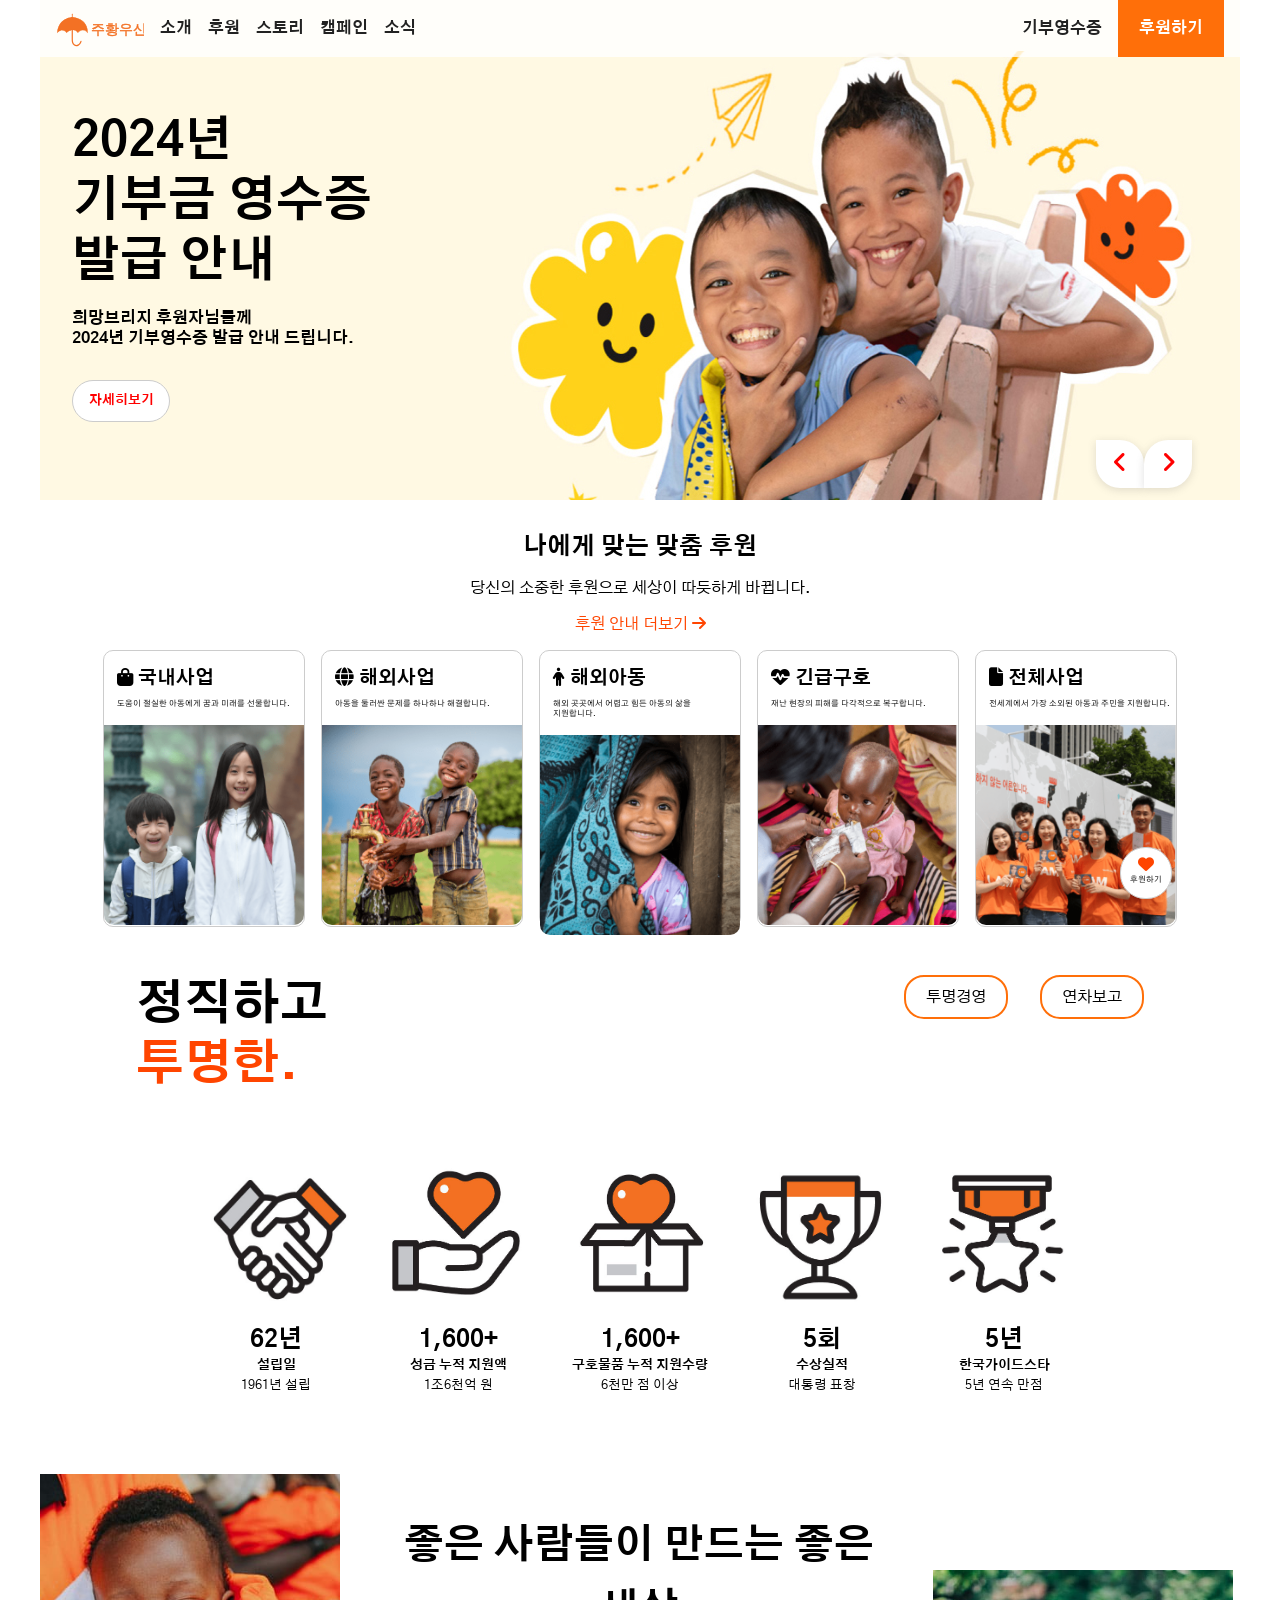
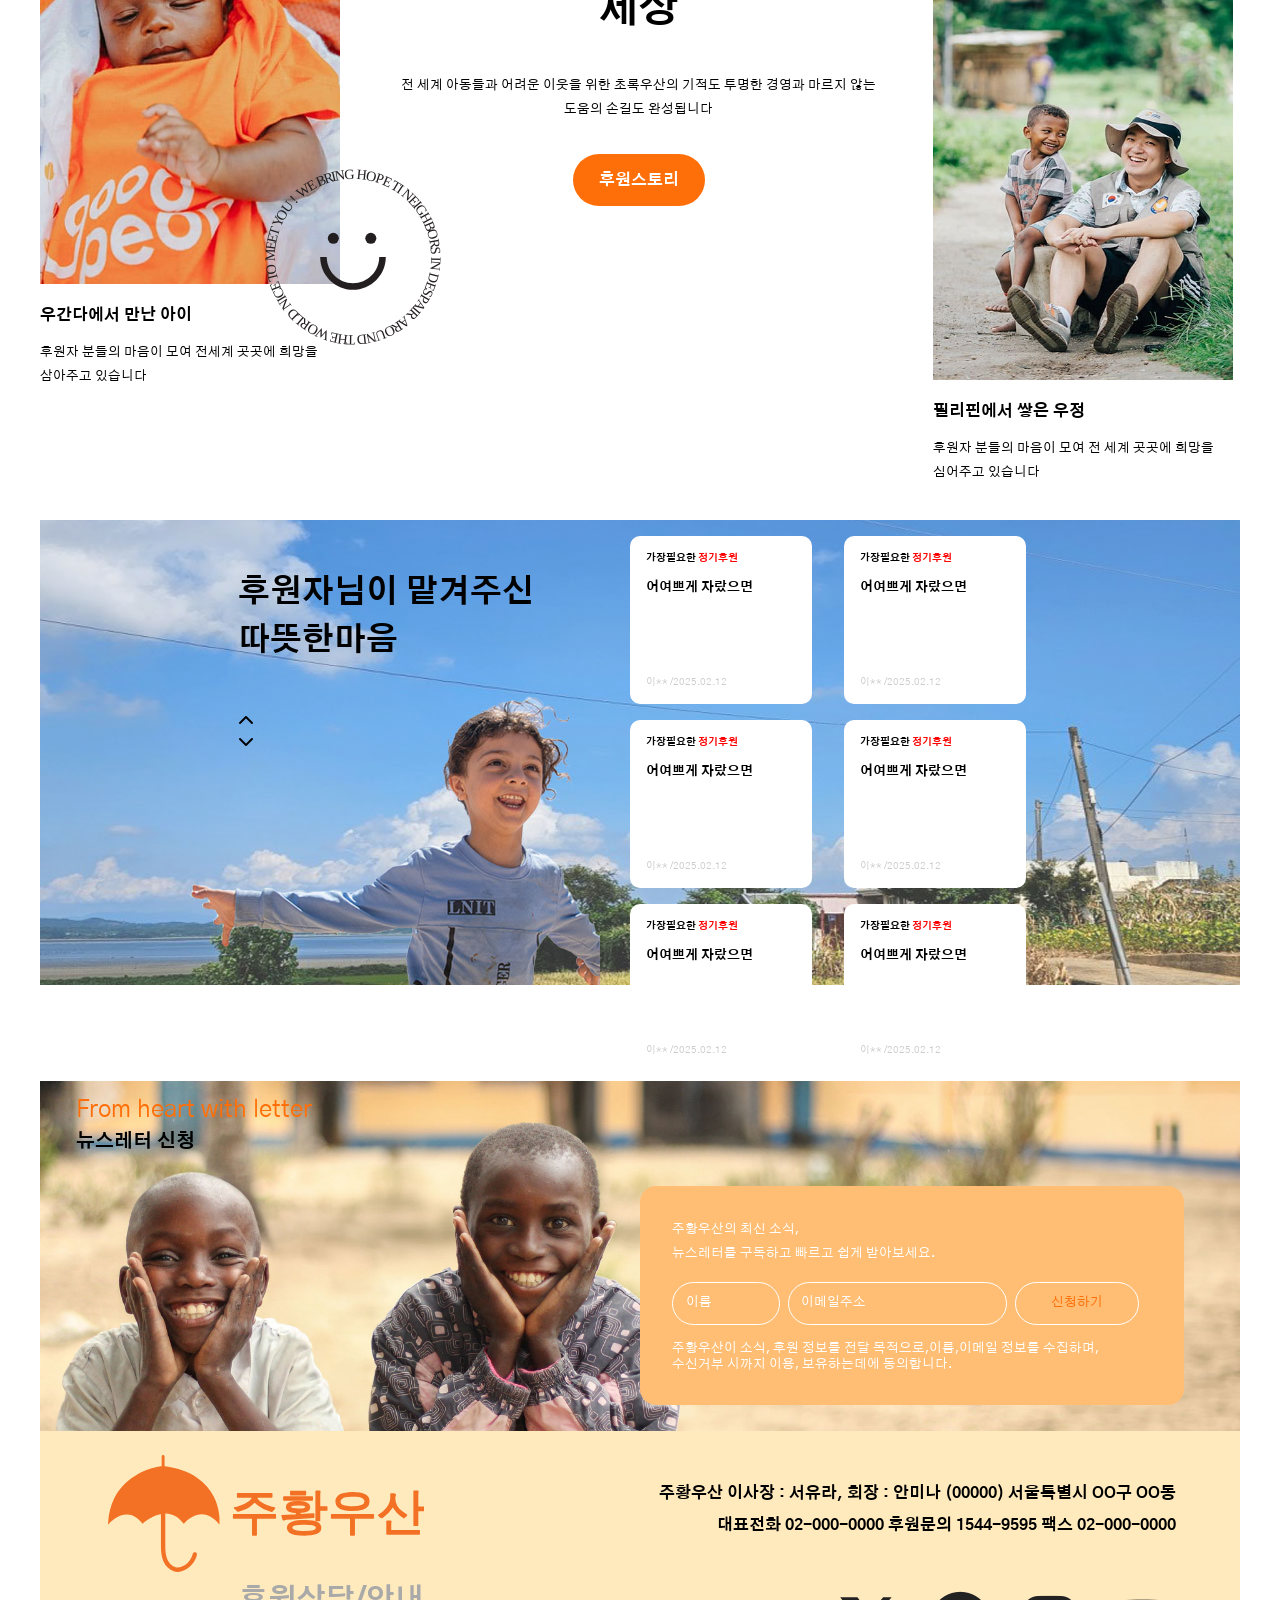
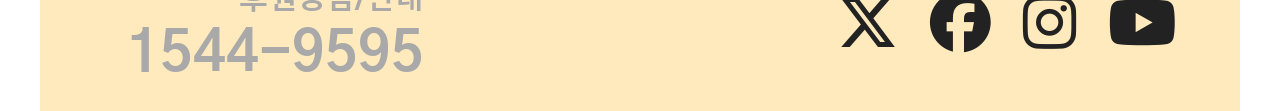
<file: index.html>
<!DOCTYPE html>
<html lang="ko">
  <head>
    <meta charset="UTF-8" />
    <meta name="viewport" content="width=device-width, initial-scale=1.0" />
    <title>주황우산</title>
    <link rel="stylesheet" href="css/index.css" />
    <script src="js/jquery-3.7.1.min.js"></script>
    <script src="js/index.js"></script>
    <link
      rel="stylesheet"
      href="https://cdnjs.cloudflare.com/ajax/libs/font-awesome/6.7.2/css/all.min.css"
      integrity="sha512-Evv84Mr4kqVGRNSgIGL/F/aIDqQb7xQ2vcrdIwxfjThSH8CSR7PBEakCr51Ck+w+/U6swU2Im1vVX0SVk9ABhg=="
      crossorigin="anonymous"
      referrerpolicy="no-referrer"
    />
    <link rel="preconnect" href="https://fonts.googleapis.com" />
    <link rel="preconnect" href="https://fonts.gstatic.com" crossorigin />
    <link
      href="https://fonts.googleapis.com/css2?family=Gothic+A1&display=swap"
      rel="stylesheet"
    />
   
  </head>
  <body>
    <header>
      <div>
        <ul class="wrap01">
          <li>
            <h1>
              <a href="index.html"><img src="img/주황우산.svg" alt="로고" /></a>
            </h1>
          </li>
          <li class="menu"><a href="sponsor.html">소개</a></li>
          <li class="menu"><a href="spon.html">후원</a></li>
          <li class="menu"><a href="story.html">스토리</a></li>
          <li class="menu"><a href="campain.html">캠페인</a></li>
          <li class="menu"><a href="news.html">소식</a></li>
        </ul>
        <ul class="wrap02">
          <li class="receipt"><a href="#">기부영수증</a></li>
          <li class="sponsor"><a href="#">후원하기</a></li>
        </ul>
      </div>
      <div class="bars">
        <div class="bar"><i class="fa-solid fa-bars"></i></div>
        <div class="close"><i class="fa-solid fa-xmark"></i></div>
      </div>
    </header>
    <div class="visual">
      <div class="txt01">
        <h2>2024년<br />기부금 영수증<br />발급 안내</h2>
        <p>
          희망브리지 후원자님들께<br />2024년 기부영수증 발급 안내 드립니다.
        </p>
            <div class="more">
               자세히보기
              </div>
          
        </div>
      <ul>
        <li class="left"><i class="fa-solid fa-angle-left"></i></li>
        <li class="right"><i class="fa-solid fa-angle-right"></i></li>
      </ul>
    </div>
    <div class="container">

      <div class="con1">
          <h3 class="txt1">나에게 맞는 맞춤 후원</h3>
          <p class="txt2">당신의 소중한 후원으로 세상이 따듯하게 바뀝니다.</p>
          <div class="txt3">후원 안내 더보기 <i class="fa-solid fa-arrow-right"></i></div>
           <ul>
             <li>
              <div>
                  <h3><i class="fa-solid fa-bag-shopping"></i> 국내사업</h3>
                  <p>도움이 절실한 아동에게 꿈과 미래를 선물합니다. </p>
                </div>
                 <img src="img/con1.PNG" alt="">
             </li>
              <li>
              <div>
                  <h3><i class="fa-solid fa-globe"></i> 해외사업</h3>
                  <p>아동을 둘러싼 문제를 하나하나 해결합니다.</p>
                 </div>
                 <img src="img/con2.PNG" alt="">
             </li>
             <li>
              <div>
                  <h3><i class="fa-solid fa-person"></i> 해외아동</h3>
                  <p>해외 곳곳에서 어렵고 힘든 아동의 삶을 지원합니다.</p>
              </div>
              <img src="img/con3.PNG" alt="">
              </li>
              <li>
              <div>
                  <h3><i class="fa-solid fa-heart-pulse"></i> 긴급구호</h3>
                  <p>재난 현장의 피해를 다각적으로 복구합니다.</p>
              </div>
              <img src="img/con4.PNG" alt="">
              </li>
              <li class="mono">
              <div>
                  <h3><i class="fa-solid fa-file"></i> 전체사업</h3>
                  <p>전세계에서 가장 소외된 아동과 주민을 지원합니다.</p>
              </div>
              <img src="img/con5.PNG" alt="">
               </li>
              <li class="button">
              <i class="fa-solid fa-heart"></i>
            <div class="txt4">후원하기</div>
              </li>
          </ul>
         </div>
 
      <div class="con2">
          <div>
          <h2>정직하고<br><span>투명한.</span></h2>
          <ul>
              <li class="button01">
                투명경영
                
              </li>
              <li class="button01">
                연차보고
               
              </li>
          </ul>
          </div>
         <ul class="icon">
          <li>
              <img src="img/악수아이콘.jpg" alt="">
              <h3>62년</h3>
              <p class="txt5">설립일</p>
              <p>1961년 설립</p>
          </li>
          <li>
              <img src="img/손하트아이콘.jpg" alt="">
              <h3>1,600+</h3>
              <p class="txt5">성금 누적 지원액</p>
              <p>1조6천억 원</p>
          </li>
          <li>
              <img src="img/박스아이콘.jpg" alt="">
              <h3>1,600+</h3>
              <p class="txt5">구호물품 누적 지원수량</p>
              <p>6천만 점 이상</p>
          </li>
          <li>
              <img src="img/트로피아이콘.jpg" alt="">
              <h3>5회</h3>
              <p class="txt5">수상실적</p>
              <p>대통령 표창</p>
          </li>
          <li>
              <img src="img/별아이콘.jpg" alt="">
              <h3>5년</h3>
              <p class="txt5">한국가이드스타</p>
              <p>5년 연속 만점</p>
          </li>
          </ul>
        </div>

      <div class="con03">
        <div class="good">
          <h3>좋은 사람들이 만드는 좋은 세상</h3>
          <p class="txt05">
            전 세계 아동들과 어려운 이웃을 위한 초록우산의 기적도 투명한 경영과
            마르지 않는 도움의 손길도 완성됩니다
          </p>
          <div class="box"><a href="story.html">후원스토리</a></div>
        </div>
        <ul>
         <li>
          <img src="img/side_img1.jpg" alt="아기사진" />
          <p class="txt03">우간다에서 만난 아이</p>
          <p class="txt04">
            후원자 분들의 마음이 모여 전세계 곳곳에 희망을 삼아주고 있습니다
          </p>
          <div class="bg"></div>
        </li>
        
        <li class="good02">
          <h3>좋은 사람들이 만드는 좋은 세상</h3>
          <p class="txt05">
            전 세계 아동들과 어려운 이웃을 위한 초록우산의 기적도 투명한 경영과
            마르지 않는 도움의 손길도 완성됩니다
          </p>
          <div class="box"><a href="#">후원스토리</a></div>
        </li>
        <li class="people">
          <img src="img/side_img2.jpg" alt="봉사자와 아이" />
          <p class="txt03">필리핀에서 쌓은 우정</p>
          <p class="txt04">
            후원자 분들의 마음이 모여 전 세계 곳곳에 희망을 심어주고 있습니다
          </p>
        </li>
        </ul>
    </div>
      <div class="con04">
        <div class="wrap">
          <div class="left05">
          <h3>
            후원자님이  맡겨주신<br />
            따뜻한마음
          </h3>
          <div><i class="fa-solid fa-chevron-up"></i></div>
          <div><i class="fa-solid fa-chevron-down"></i></div>
          </div>
          <div class="right05">
        
<ul>
              <li>
              <p class="txt06">가장필요한 <span>정기후원</span></p>
              <p class="txt07">어여쁘게 자랐으면</p>
              <p class="txt08">이** /2025.02.12</p>
              </li>
              <li>
                <p class="txt06">가장필요한 <span>정기후원</span></p>
                <p class="txt07">어여쁘게 자랐으면</p>
                <p class="txt08">이** /2025.02.12</p>
              </li>
              <li>
                <p class="txt06">가장필요한 <span>정기후원</span></p>
                <p class="txt07">어여쁘게 자랐으면</p>
                <p class="txt08">이** /2025.02.12</p>
              </li>
              <li>
                <p class="txt06">가장필요한 <span>정기후원</span></p>
                <p class="txt07">어여쁘게 자랐으면</p>
                <p class="txt08">이** /2025.02.12</p>
              </li>
          </ul>
          <ul>
              <li>
              <p class="txt06">가장필요한 <span>정기후원</span></p>
              <p class="txt07">어여쁘게 자랐으면</p>
              <p class="txt08">이** /2025.02.12</p>
              </li>
              <li>
                <p class="txt06">가장필요한 <span>정기후원</span></p>
                <p class="txt07">어여쁘게 자랐으면</p>
                <p class="txt08">이** /2025.02.12</p>
              </li>
              <li>
                <p class="txt06">가장필요한 <span>정기후원</span></p>
                <p class="txt07">어여쁘게 자랐으면</p>
                <p class="txt08">이** /2025.02.12</p>
              </li>
            </ul>
           </div>
           <div class="new">
            <ul>
              <li>
              <p class="txt06">가장필요한 <span>정기후원</span></p>
              <p class="txt07">어여쁘게 자랐으면</p>
              <p class="txt08">이** /2025.02.12</p>
              </li>
              <li>
                <p class="txt06">가장필요한 <span>정기후원</span></p>
                <p class="txt07">어여쁘게 자랐으면</p>
                <p class="txt08">이** /2025.02.12</p>
              </li>
              <li>
                <p class="txt06">가장필요한 <span>정기후원</span></p>
                <p class="txt07">어여쁘게 자랐으면</p>
                <p class="txt08">이** /2025.02.12</p>
              </li>
            </ul> 

           </div>
        </div>
      </div>
      <div class="con5">
        <div class="wrap05">
        <div class="leftbox">
          <p class="letter">From heart with letter</p>
          <p class="newsletter">뉴스레터 신청</p>
        </div>
        <div class="rightbox">
          <p>주황우산의 최신 소식,</p>
          <p>뉴스레터를 구독하고 빠르고 쉽게 받아보세요.</p>
          <ul>
            <li class="name">이름</li>
            <li class="meil">이메일주소</li>
            <li class="sign"><a href="#">신청하기</a></li>
          </ul>
          <div class="agree">
            주황우산이 소식, 후원 정보를 전달 목적으로,이름,이메일 정보를
            수집하며, 수신거부 시까지 이용, 보유하는데에 동의합니다.
          </div>
        </div>
      </div>
        <div class="bottombox">
          <p>주황우산의 최신 소식,</p>
          <p>뉴스레터를 구독하고 빠르고 쉽게 받아보세요.</p>
          <ul>
            <li class="name">이름</li>
            <li class="meil">이메일주소</li>
            <li class="sign"><a href="#">신청하기</a></li>
          </ul>
          <div class="agree">
            주황우산이 소식, 후원 정보를 전달 목적으로,이름,이메일 정보를
            수집하며, 수신거부 시까지 이용, 보유하는데에 동의합니다.
          </div>
        </div>
      </div>
    </div>
    <footer>
      <div class="wrap03">
        <a href="index.html"><img src="img/주황우산.svg" alt="로고" /></a>
        <p>후원상담/안내</p>
        <h2>1544-9595</h2>
      </div>
      <div class="wrap04">
        <div class="txt02">
          <p>
            주황우산 이사장 : 서유라, 회장 : 안미나 (00000) 서울특별시 OO구 OO동
          </p>
          <p>대표전화 02-000-0000 후원문의 1544-9595 팩스 02-000-0000</p>
        </div>
        <ul>
          <li>
            <a href="#"><i class="fa-brands fa-x-twitter"></i></a>
          </li>
          <li>
            <a href="#"><i class="fa-brands fa-facebook"></i></a>
          </li>
          <li>
            <a href="#"><i class="fa-brands fa-instagram"></i></a>
          </li>
          <li>
            <a href="#"><i class="fa-brands fa-youtube"></i></a>
          </li>
        </ul>
      </div>
    </footer>
    </body>
  </html>
   
  </body>
</html>
</file>
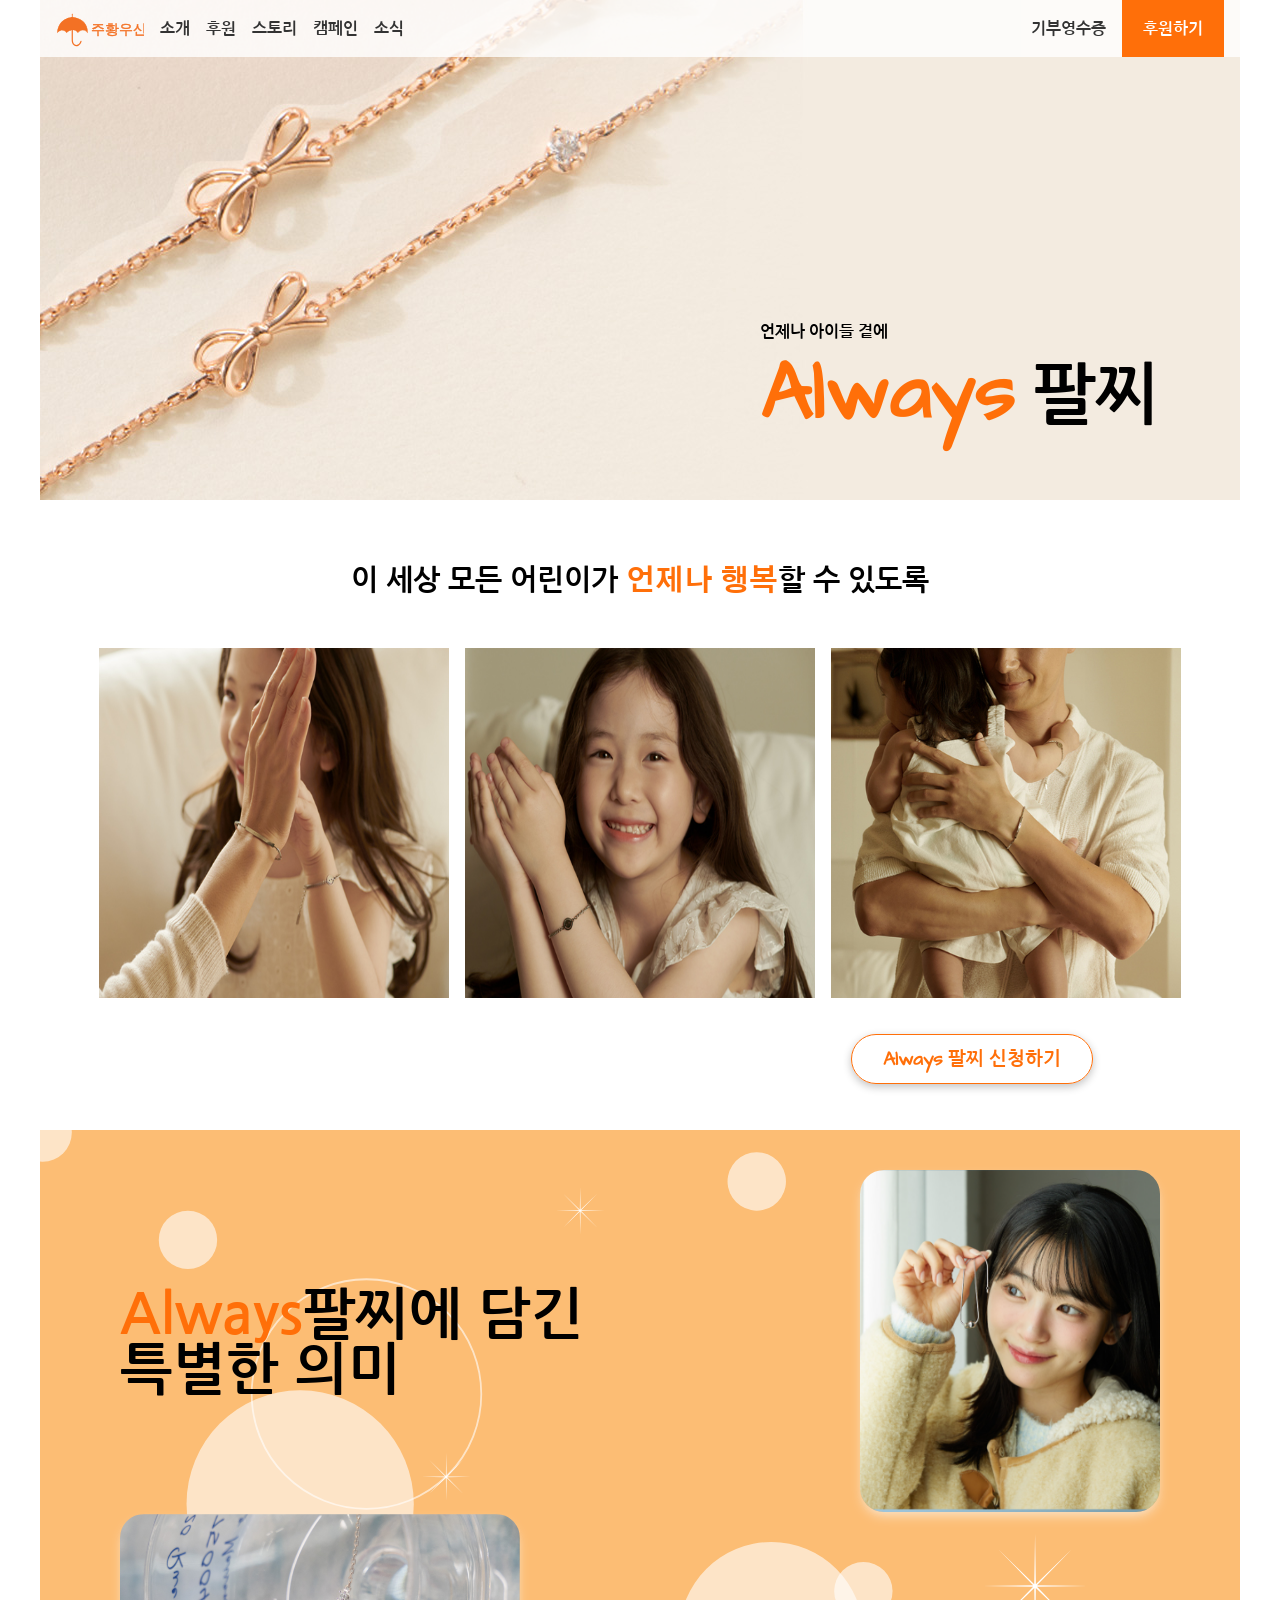
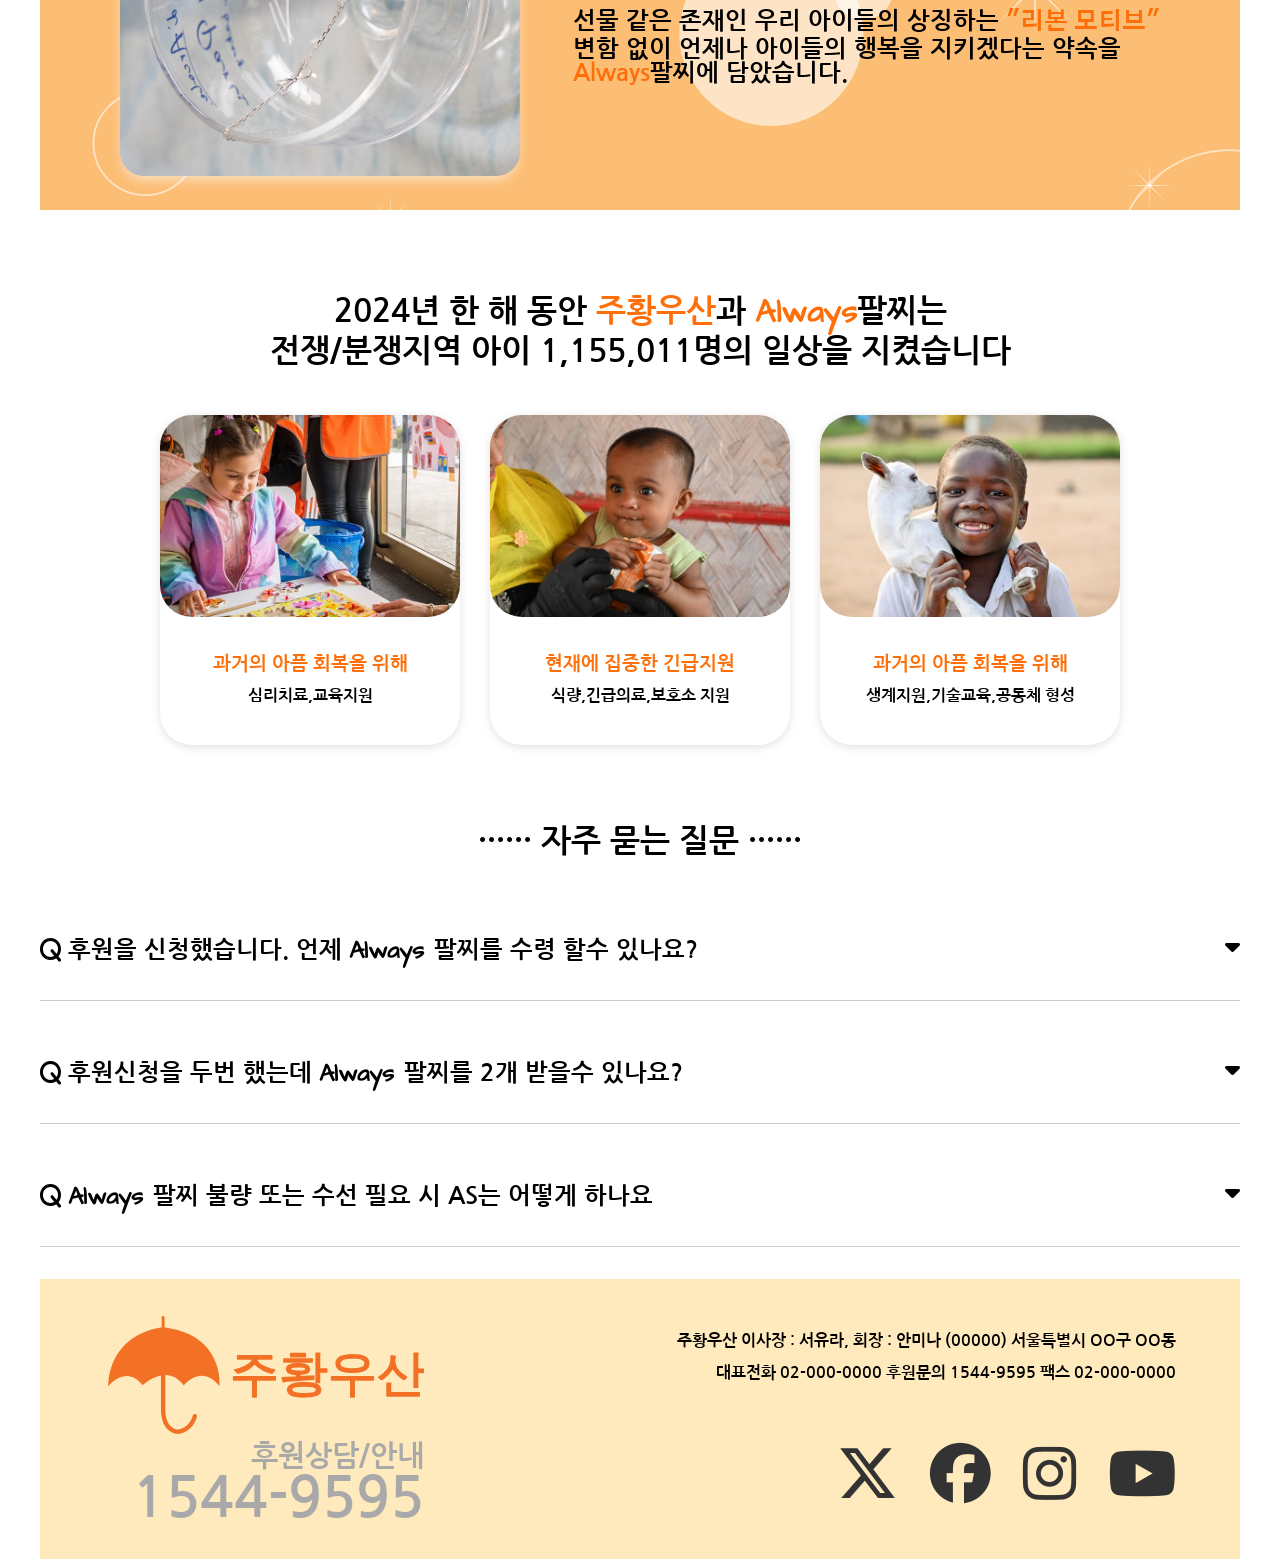
<file: campain.html>
<!DOCTYPE html>
<html lang="ko">
  <head>
    <meta charset="UTF-8" />
    <meta name="viewport" content="width=device-width, initial-scale=1.0" />
    <title>주황우산</title>
    <link rel="stylesheet" href="css/캠페인.css" />
    <script src="js/jquery-3.7.1.min.js"></script>
    <script src="js/campain.js"></script>
    <link
      href="https://fonts.googleapis.com/css2?family=Gothic+A1&family=Nanum+Gothic&display=swap"
      rel="stylesheet"
    />
    <link
      href="https://fonts.googleapis.com/css2?family=Architects+Daughter&display=swap"
      rel="stylesheet"
    />
    <link
      rel="stylesheet"
      href="https://cdnjs.cloudflare.com/ajax/libs/font-awesome/6.7.2/css/all.min.css"
      integrity="sha512-Evv84Mr4kqVGRNSgIGL/F/aIDqQb7xQ2vcrdIwxfjThSH8CSR7PBEakCr51Ck+w+/U6swU2Im1vVX0SVk9ABhg=="
      crossorigin="anonymous"
      referrerpolicy="no-referrer"
    />
  </head>
  <body>
    <header>
      <div>
        <ul class="wrap01">
          <li>
            <h1>
              <a href="index.html"><img src="img/주황우산.svg" alt="로고" /></a>
            </h1>
          </li>
          <li class="menu"><a href="sponsor.html">소개</a></li>
          <li class="menu"><a href="spon.html">후원</a></li>
          <li class="menu"><a href="story.html">스토리</a></li>
          <li class="menu"><a href="campain.html">캠페인</a></li>
          <li class="menu"><a href="news.html">소식</a></li>
        </ul>
        <ul class="wrap02">
          <li class="receipt"><a href="#">기부영수증</a></li>
          <li class="sponsor"><a href="#">후원하기</a></li>
        </ul>
      </div>
      <div class="bars">
        <div class="bar"><i class="fa-solid fa-bars"></i></div>
        <div class="close"><i class="fa-solid fa-xmark"></i></div>
      </div>
    </header>
    <div class="visual">
      <div>
        <p>언제나 아이들 곁에</p>
        <h3><span>Always</span> 팔찌</h3>
      </div>
    </div>
    <div class="container">
      <div class="con02">
        <p>이 세상 모든 어린이가 <span>언제나 행복</span>할 수 있도록</p>
        <ul>
          <li><img src="img/팔찌_2.jpg" alt="팔찌" /></li>
          <li><img src="img/팔찌_3.jpg" alt="팔찌" /></li>
          <li><img src="img/팔찌_1.jpg" alt="팔찌" /></li>
        </ul>
        <div><span class="always">Always</span> 팔찌 신청하기</div>
      </div>

      <div class="con01">
        <ul>
          <li class="txt01">
            <strong><span>Always</span>팔찌에 담긴</strong>
            <br />
            <strong>특별한 의미</strong>
          </li>
          <li class="imge01">
            <img src="img/팔찌4.png" alt="팔찌" />
          </li>
        </ul>
        <ul>
          <li class="imge02"><img src="img/팔찌.png" alt="팔찌" /></li>
          <li class="txt02">
            <p>
              <strong>
                선물 같은 존재인 우리 아이들의 상징하는
                <span class="ribon">"리본 모티브"</span></strong
              >
            </p>
            <p>
              <strong
                >변함 없이 언제나 아이들의 행복을 지키겠다는 약속을</strong
              >
            </p>
            <p>
              <strong><span>Always</span>팔찌에 담았습니다.</strong>
            </p>
          </li>
        </ul>
      </div>

      <div class="con03">
        <h3>
          2024년 한 해 동안 <span>주황우산</span>과
          <span class="always">Always</span>팔찌는<br />
          전쟁/분쟁지역 아이 1,155,011명의 일상을 지켰습니다
        </h3>
        <ul>
          <li>
            <img src="img/아이.jpg" alt="아이" />
            <h4>과거의 아픔 회복을 위해</h4>
            <p>심리치료,교육지원</p>
          </li>
          <li>
            <img src="img/아이1.jpg" alt="아이" />
            <h4>현재에 집중한 긴급지원</h4>
            <p>식량,긴급의료,보호소 지원</p>
          </li>
          <li>
            <img src="img/아이2.jpg" alt="아이" />
            <h4>과거의 아픔 회복을 위해</h4>
            <p>생계지원,기술교육,공동체 형성</p>
          </li>
        </ul>
      </div>
      <div class="con04">
        <h3>······ 자주 묻는 질문 ······</h3>
        <ul class="qna1">
          <li class="q01">
            <h4>
              <i class="fa-solid fa-q"></i>
              후원을 신청했습니다. 언제
              <span>Always </span>팔찌를 수령 할수 있나요?
            </h4>
            <i class="fa-solid fa-caret-down"></i>
          </li>
          <li class="a01">
            후원금 최초 납입 내역이 확인된 후 일괄 발송되므로 보통 후원신청 후
            1~2개월이 소요됩니다.
          </li>
        </ul>
        <ul class="qna2">
          <li class="q02">
            <h4>
              <i class="fa-solid fa-q"></i>
              후원신청을 두번 했는데 <span>Always </span>팔찌를 2개 받을수
              있나요?
            </h4>
            <i class="fa-solid fa-caret-down"></i>
          </li>
          <li class="a02">
            팔찌는 1인당 1개로 제한하여 보내드리고 있습니다.<br />
            같은 후원자님의 정보로 여러 번 후원을 신청하실 경우 중복 발송은 되지
            않는 점 양해 부탁드립니다.
          </li>
        </ul>
        <ul class="qna3">
          <li class="q03">
            <h4>
              <i class="fa-solid fa-q"></i>
              <span>Always </span>팔찌 불량 또는 수선 필요 시 AS는 어떻게 하나요
            </h4>
            <i class="fa-solid fa-caret-down"></i>
          </li>
          <li class="a03">
            꼼꼼한 검수를 통해 제품을 보내드리오나, 만약 제품을 수령하셨다면
            주황우산 홈페이지 내 1:1문의를 통해 교환을 요청해 주세요. (사진 첨부
            필수) 또한 수선이 필요할 경우에는 전국 제이에스티나 매장 접수를 통해
            '유상AS'가 가능합니다.<br />
            *Always 팔찌와 함께 동봉되는 보증서 지참필요<br />
            *팔찌 사이즈 수선 또는 파손된 팔찌 수선은 불가능합니다.
          </li>
        </ul>
      </div>
    </div>
    <footer>
      <div class="wrap03">
        <a href="index.html"><img src="img/주황우산.svg" alt="로고" /></a>
        <p>후원상담/안내</p>
        <h2>1544-9595</h2>
      </div>
      <div class="wrap04">
        <div class="txt02">
          <p>
            주황우산 이사장 : 서유라, 회장 : 안미나 (00000) 서울특별시 OO구 OO동
          </p>
          <p>대표전화 02-000-0000 후원문의 1544-9595 팩스 02-000-0000</p>
        </div>
        <ul>
          <li>
            <a href="#"><i class="fa-brands fa-x-twitter"></i></a>
          </li>
          <li>
            <a href="#"><i class="fa-brands fa-facebook"></i></a>
          </li>
          <li>
            <a href="#"><i class="fa-brands fa-instagram"></i></a>
          </li>
          <li>
            <a href="#"><i class="fa-brands fa-youtube"></i></a>
          </li>
        </ul>
      </div>
    </footer>
  </body>
</html>
</file>
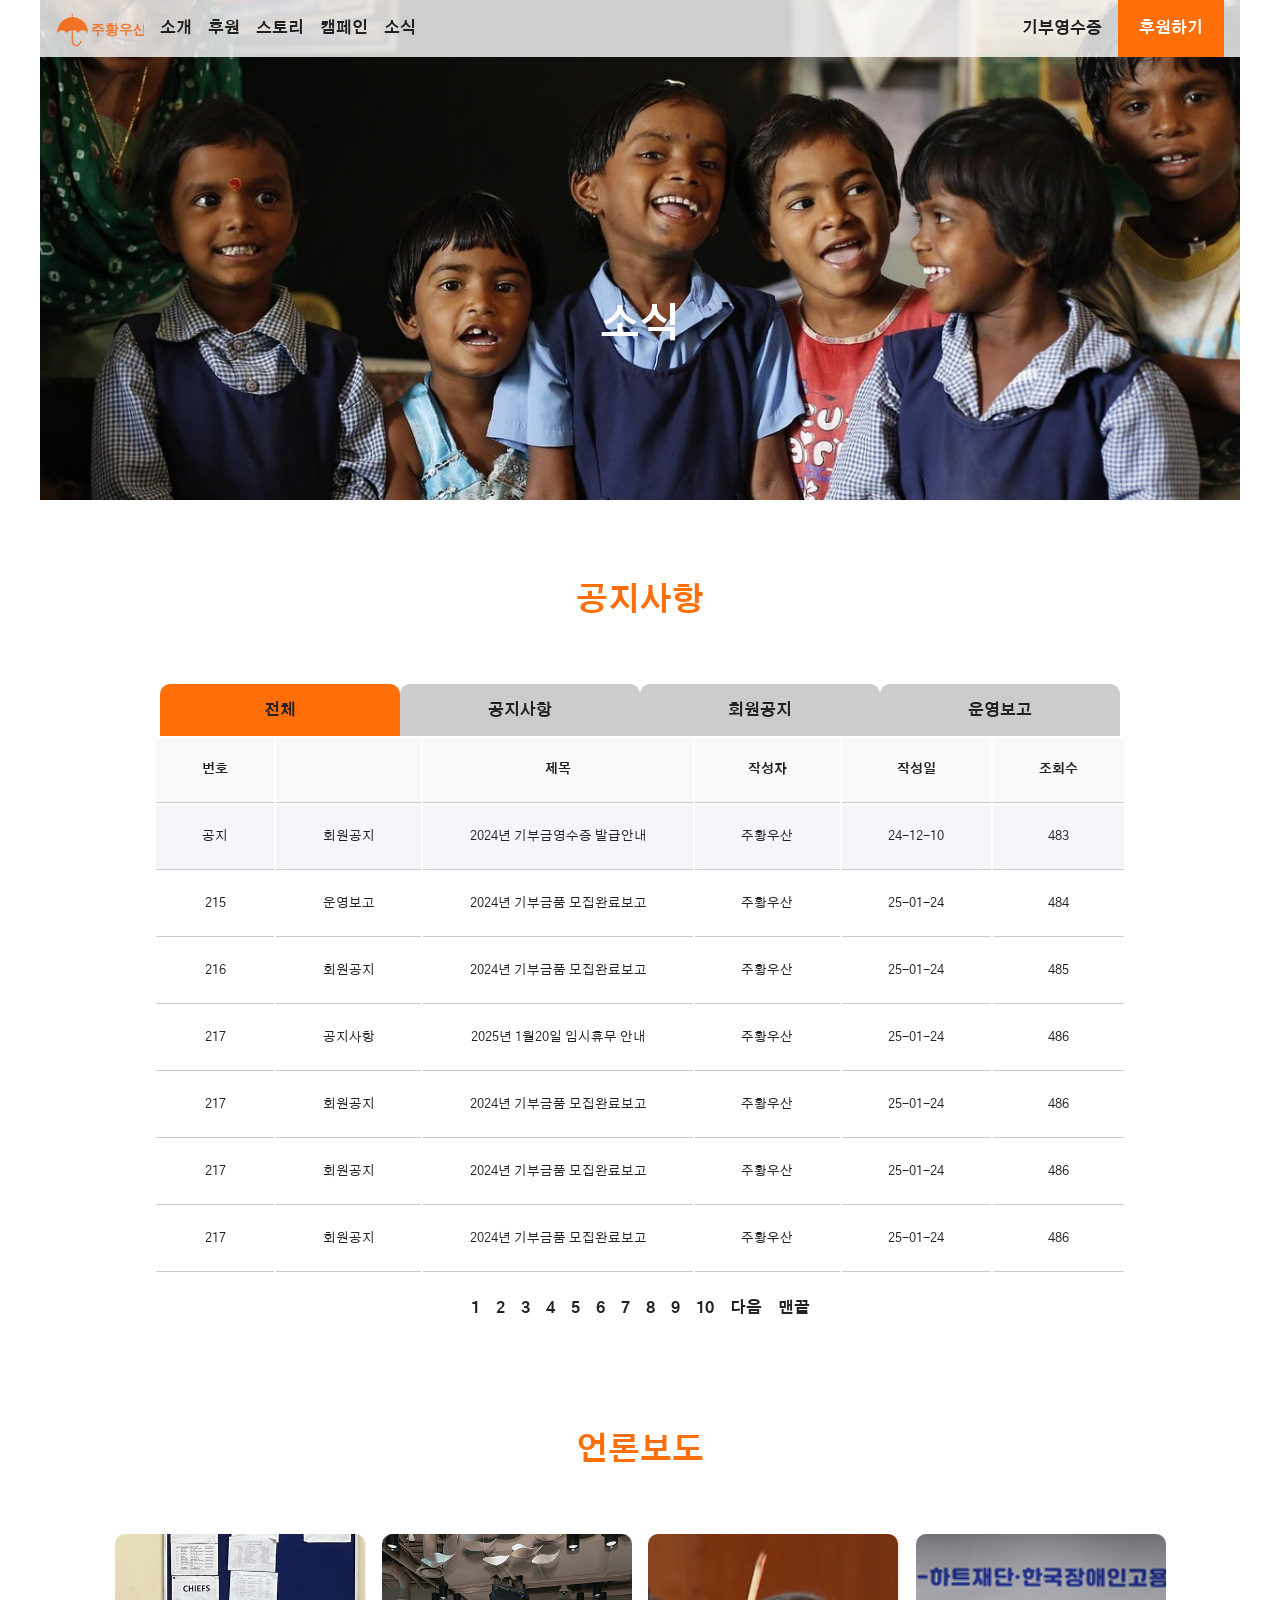
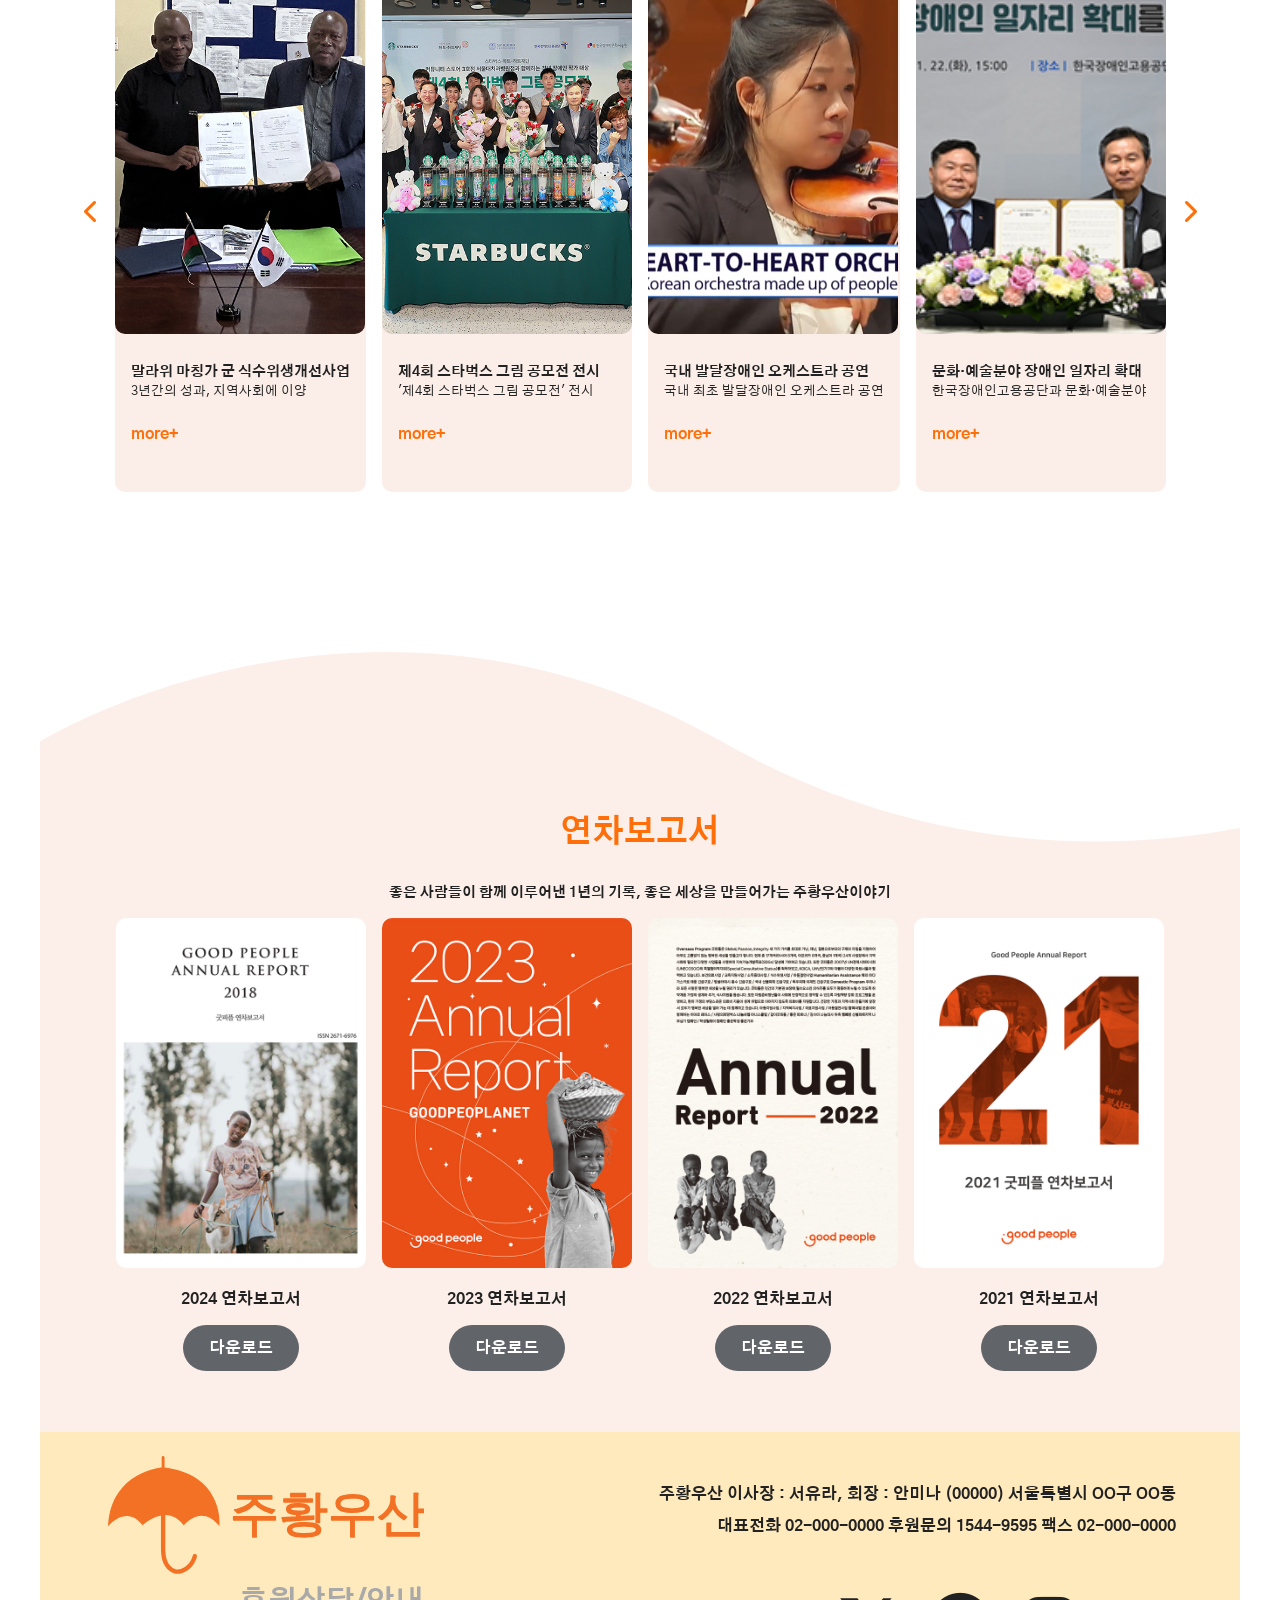
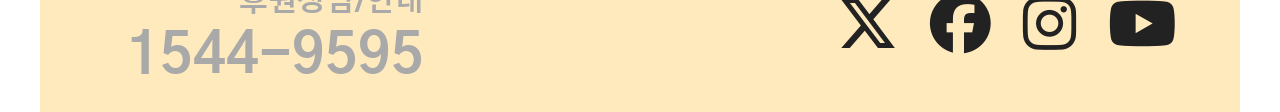
<file: news.html>
<!DOCTYPE html>
<html lang="ko">
  <head>
    <meta charset="UTF-8" />
    <meta name="viewport" content="width=device-width, initial-scale=1.0" />
    <title>주황우산</title>
    <script src="js/jquery-3.7.1.min.js"></script>
    <script src="js/news.js"></script>
    <link rel="stylesheet" href="css/news.css" />
    <link
      rel="stylesheet"
      href="https://cdnjs.cloudflare.com/ajax/libs/font-awesome/6.7.2/css/all.min.css"
      integrity="sha512-Evv84Mr4kqVGRNSgIGL/F/aIDqQb7xQ2vcrdIwxfjThSH8CSR7PBEakCr51Ck+w+/U6swU2Im1vVX0SVk9ABhg=="
      crossorigin="anonymous"
      referrerpolicy="no-referrer"
    />
    <link rel="preconnect" href="https://fonts.googleapis.com" />
    <link rel="preconnect" href="https://fonts.gstatic.com" crossorigin />
    <link
      href="https://fonts.googleapis.com/css2?family=Gothic+A1&display=swap"
      rel="stylesheet"
    />
  </head>
  <body>
    <header>
      <div>
        <ul class="wrap01">
          <li>
            <h1>
              <a href="index.html"><img src="img/주황우산.svg" alt="로고" /></a>
            </h1>
          </li>
          <li class="menu"><a href="sponsor.html">소개</a></li>
          <li class="menu"><a href="spon.html">후원</a></li>
          <li class="menu"><a href="story.html">스토리</a></li>
          <li class="menu"><a href="campain.html">캠페인</a></li>
          <li class="menu"><a href="news.html">소식</a></li>
        </ul>
        <ul class="wrap02">
          <li class="receipt"><a href="#">기부영수증</a></li>
          <li class="sponsor"><a href="#">후원하기</a></li>
        </ul>
      </div>
      <div class="bars">
        <div class="bar"><i class="fa-solid fa-bars"></i></div>
        <div class="close"><i class="fa-solid fa-xmark"></i></div>
      </div>
    </header>

    <div class="visual">
      <h2>소식</h2>
    </div>

    <div class="container">
      <div class="con01">
        <h3>공지사항</h3>
        <ul class="notie">
          <li class="st01">
            <a href="#">전체</a>
          </li>
          <li class="st02">
            <a href="#">공지사항</a>
          </li>
          <li class="st02">
            <a href="#">회원공지</a>
          </li>
          <li class="st02">
            <a href="#">운영보고</a>
          </li>
        </ul>

        <table>
          <tr class="st04">
            <th>번호</th>
            <th></th>
            <th>제목</th>
            <th>작성자</th>
            <th>작성일</th>
            <th>조회수</th>
          </tr>
          <tr class="st05">
            <td>공지</td>
            <td>회원공지</td>
            <td>2024년 기부금영수증 발급안내</td>
            <td>주황우산</td>
            <td>24-12-10</td>
            <td>483</td>
          </tr>
          <tr>
            <td>215</td>
            <td>운영보고</td>
            <td>2024년 기부금품 모집완료보고</td>
            <td>주황우산</td>
            <td>25-01-24</td>
            <td>484</td>
          </tr>
          <tr>
            <td>216</td>
            <td>회원공지</td>
            <td>2024년 기부금품 모집완료보고</td>
            <td>주황우산</td>
            <td>25-01-24</td>
            <td>485</td>
          </tr>
          <tr>
            <td>217</td>
            <td>공지사항</td>
            <td>2025년 1월20일 임시휴무 안내</td>
            <td>주황우산</td>
            <td>25-01-24</td>
            <td>486</td>
          </tr>
          <tr>
            <td>217</td>
            <td>회원공지</td>
            <td>2024년 기부금품 모집완료보고</td>
            <td>주황우산</td>
            <td>25-01-24</td>
            <td>486</td>
          </tr>
          <tr>
            <td>217</td>
            <td>회원공지</td>
            <td>2024년 기부금품 모집완료보고</td>
            <td>주황우산</td>
            <td>25-01-24</td>
            <td>486</td>
          </tr>
          <tr>
            <td>217</td>
            <td>회원공지</td>
            <td>2024년 기부금품 모집완료보고</td>
            <td>주황우산</td>
            <td>25-01-24</td>
            <td>486</td>
          </tr>
        </table>
        <div class="number">
          <ul>
            <li>1</li>
            <li>2</li>
            <li>3</li>
            <li>4</li>
            <li>5</li>
            <li>6</li>
            <li>7</li>
            <li>8</li>
            <li>9</li>
            <li>10</li>
            <li>다음</li>
            <li>맨끝</li>
          </ul>
        </div>
      </div>
      <div class="con02">
        <h3>언론보도</h3>
        <ul>
          <li class="txt"><i class="fa-solid fa-chevron-left"></i></li>

          <li class="txt01">
            <img
              src="img/2024-12-30_16-22-12-35133-1735543332.png"
              alt="말라위 마칭가 군"
            />
            <h4>말라위 마칭가 군 식수위생개선사업</h4>
            <p>3년간의 성과, 지역사회에 이양</p>
            <div>more+</div>
          </li>
          <li class="txt01">
            <img
              src="img/2024-12-04_18-18-40-2767976-1733303920.png"
              alt="스타벅스그림공모전"
            />
            <h4>제4회 스타벅스 그림 공모전 전시</h4>
            <p>'제4회 스타벅스 그림 공모전' 전시</p>
            <div class="txt03">more+</div>
          </li>
          <li class="txt01">
            <img
              src="img/2024-12-02_11-27-47-13766-1733106467.png"
              alt="오케스트라"
            />
            <h4>국내 발달장애인 오케스트라 공연</h4>
            <p>국내 최초 발달장애인 오케스트라 공연</p>
            <div>more+</div>
          </li>
          <li class="txt01">
            <img
              src="img/2024-12-04_18-17-58-6787446-1733303878.png"
              alt="발대식사진"
            />
            <h4>문화·예술분야 장애인 일자리 확대</h4>

            <p>한국장애인고용공단과 문화·예술분야</p>
            <div>more+</div>
          </li>

          <li class="txt"><i class="fa-solid fa-chevron-right"></i></li>
        </ul>
      </div>
      <div class="con03">
        <h3>연차보고서</h3>
        <p>
          좋은 사람들이 함께 이루어낸 1년의 기록, 좋은 세상을 만들어가는
          주황우산이야기
        </p>
        <ul>
          <li>
            <img
              src="img/31875854_3NGu1z7x_20230515112049.jpg"
              alt="2024년도"
            />
            <h4>2024 연차보고서</h4>
            <div>다운로드</div>
          </li>
          <li>
            <img
              src="img/31875894_xkISgEwc_20240403045741.jpg"
              alt="2023년도"
            />
            <h4>2023 연차보고서</h4>
            <div>다운로드</div>
          </li>
          <li class="txt04">
            <img
              src="img/31875894_ztWvDbhx_20240131082854.jpg"
              alt="2022년도"
            />
            <h4>2022 연차보고서</h4>
            <div>다운로드</div>
          </li>
          <li class="txt04">
            <img
              src="img/31875854_IObBKW9c_20230515050221.jpg"
              alt="2021년도"
            />
            <h4>2021 연차보고서</h4>
            <div>다운로드</div>
          </li>
        </ul>
      </div>
    </div>
    <footer>
      <div class="wrap03">
        <a href="index.html"><img src="img/주황우산.svg" alt="로고" /></a>
        <p>후원상담/안내</p>
        <h2>1544-9595</h2>
      </div>
      <div class="wrap04">
        <div class="txt02">
          <p>
            주황우산 이사장 : 서유라, 회장 : 안미나 (00000) 서울특별시 OO구 OO동
          </p>
          <p>대표전화 02-000-0000 후원문의 1544-9595 팩스 02-000-0000</p>
        </div>
        <ul>
          <li>
            <a href="#"><i class="fa-brands fa-x-twitter"></i></a>
          </li>
          <li>
            <a href="#"><i class="fa-brands fa-facebook"></i></a>
          </li>
          <li>
            <a href="#"><i class="fa-brands fa-instagram"></i></a>
          </li>
          <li>
            <a href="#"><i class="fa-brands fa-youtube"></i></a>
          </li>
        </ul>
      </div>
    </footer>
  </body>
</html>
</file>
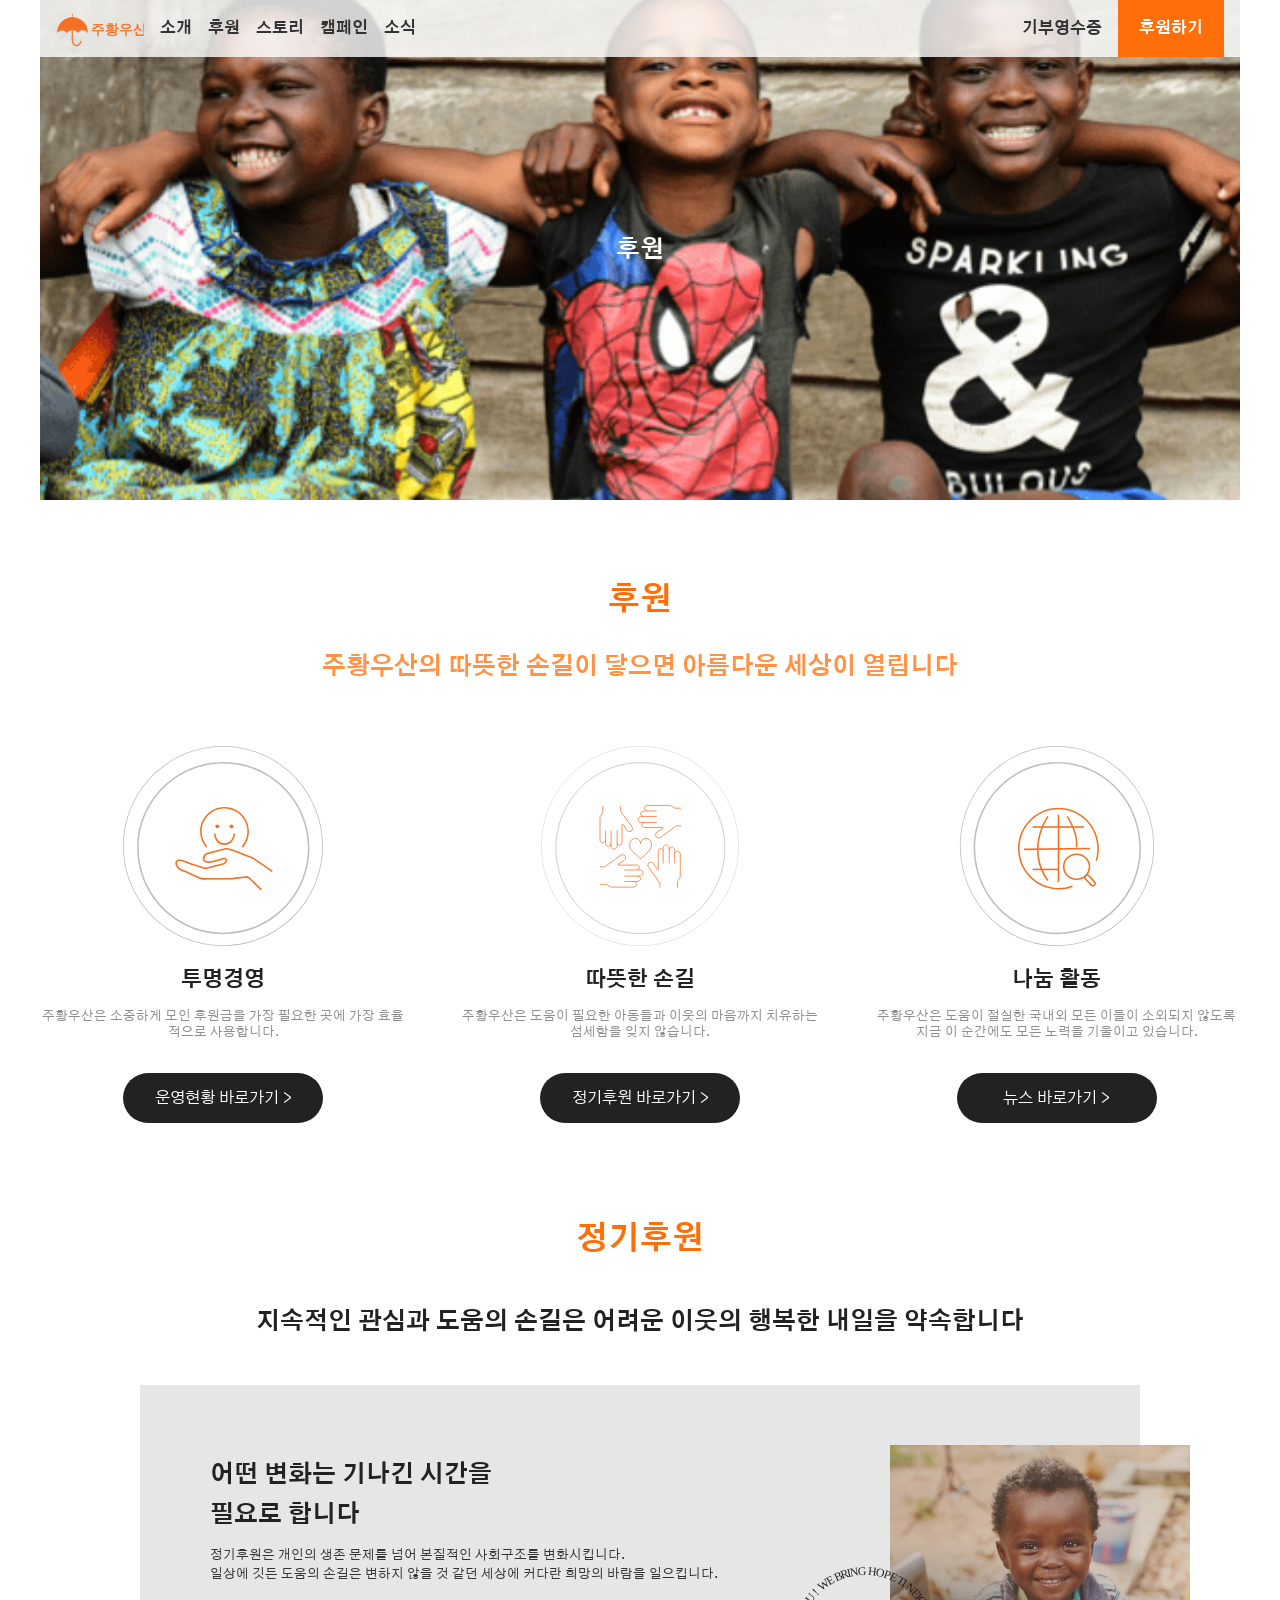
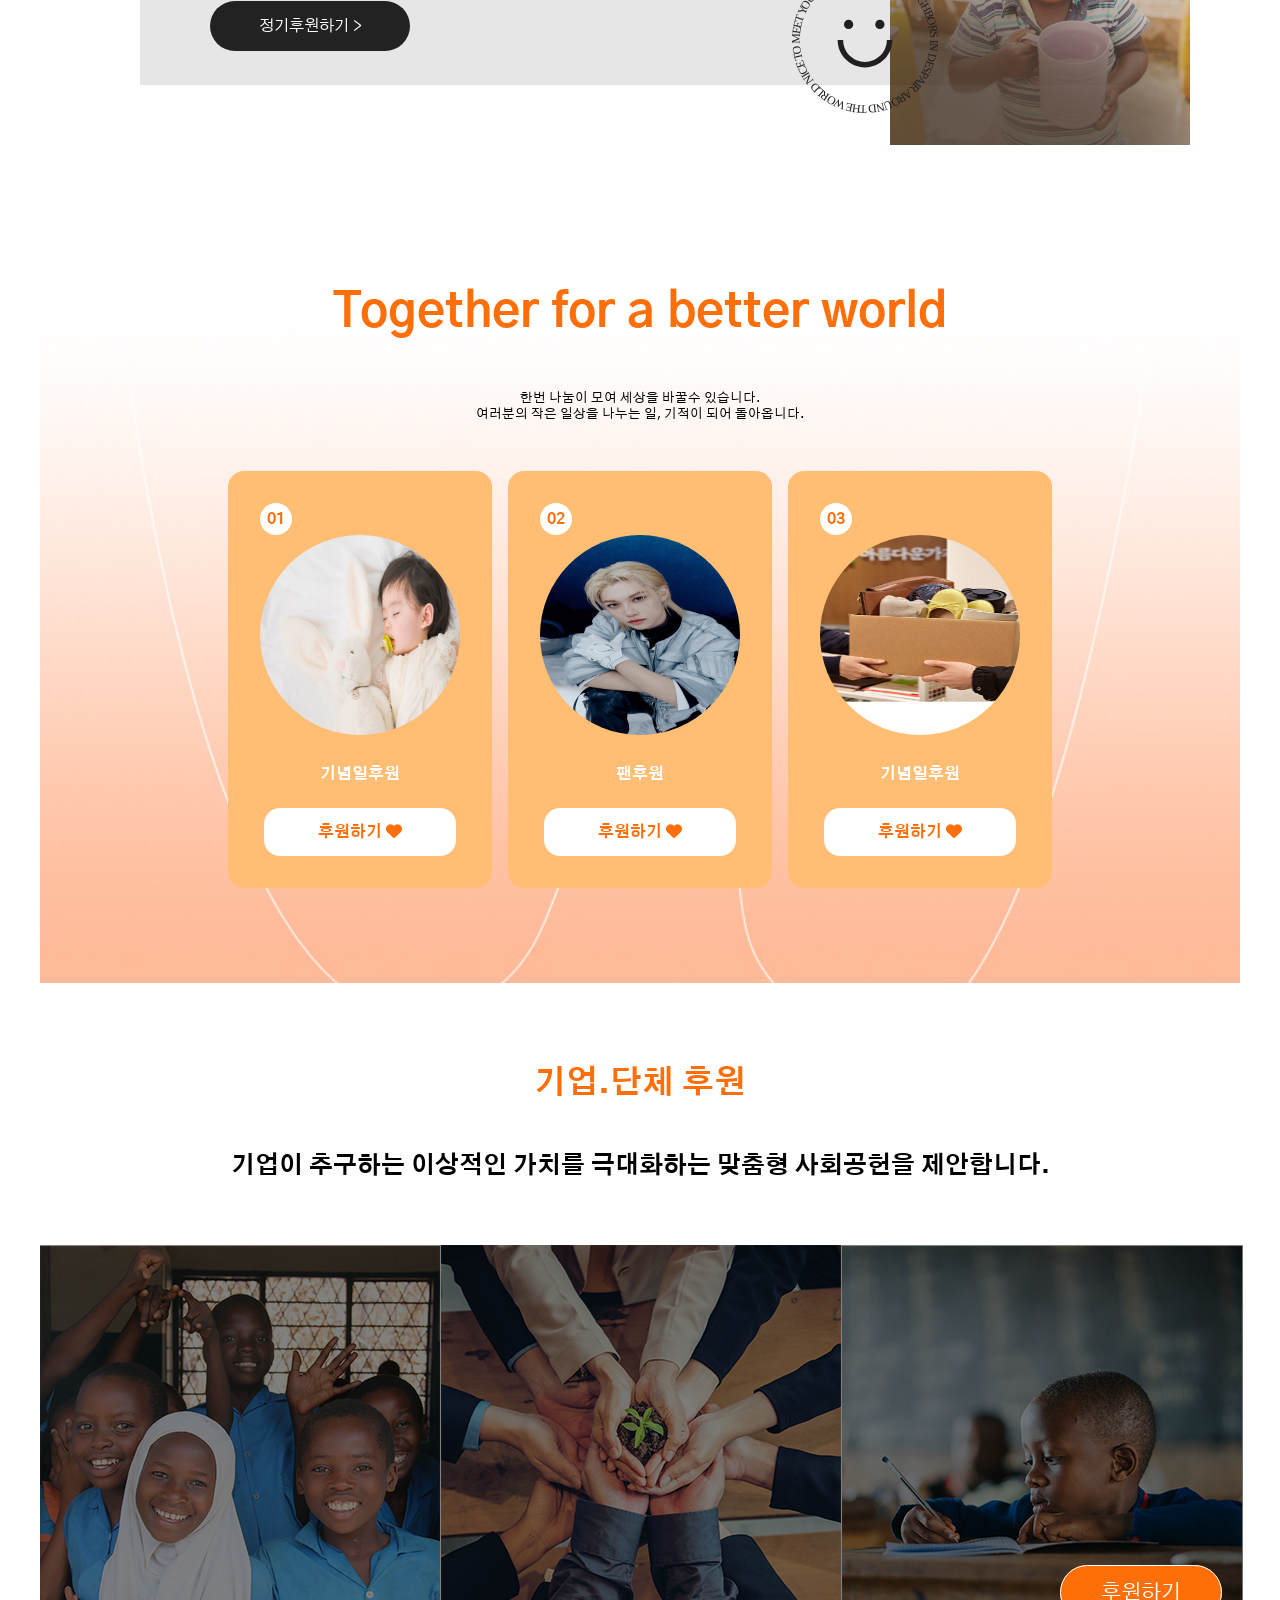
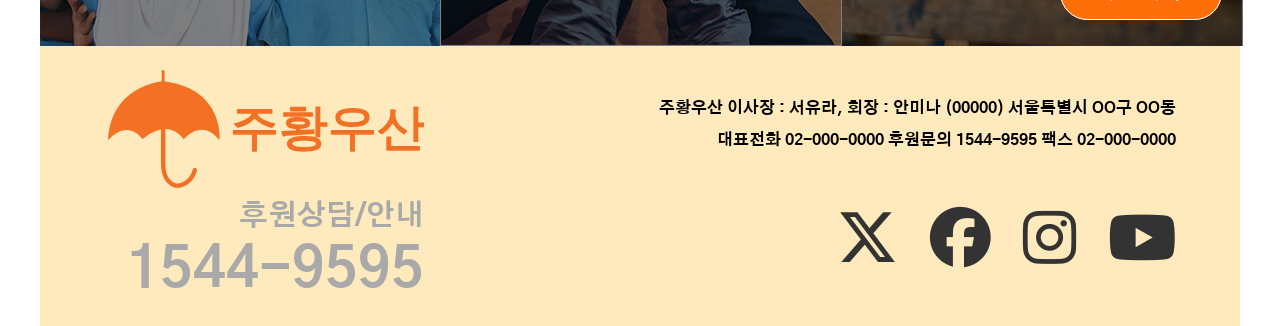
<file: spon.html>
<!DOCTYPE html>
<html lang="ko">
<head>
    <meta charset="UTF-8">
    <meta name="viewport" content="width=device-width, initial-scale=1.0">
    <title>주황우산</title>
    <script src="js/jquery-3.7.1.min.js"></script>
    <script src="js/spon.js"></script>
    <link rel="stylesheet" href="css/후원.css">
    <link href="https://fonts.googleapis.com/css2?family=Gothic+A1&family=IBM+Plex+Sans+KR&family=Nanum+Gothic&display=swap" rel="stylesheet">
    <link rel="stylesheet" href="https://cdnjs.cloudflare.com/ajax/libs/font-awesome/6.7.2/css/all.min.css" integrity="sha512-Evv84Mr4kqVGRNSgIGL/F/aIDqQb7xQ2vcrdIwxfjThSH8CSR7PBEakCr51Ck+w+/U6swU2Im1vVX0SVk9ABhg==" crossorigin="anonymous" referrerpolicy="no-referrer" />
    <link
      rel="stylesheet"
      href="https://cdnjs.cloudflare.com/ajax/libs/font-awesome/6.7.2/css/all.min.css"
      integrity="sha512-Evv84Mr4kqVGRNSgIGL/F/aIDqQb7xQ2vcrdIwxfjThSH8CSR7PBEakCr51Ck+w+/U6swU2Im1vVX0SVk9ABhg=="
      crossorigin="anonymous"
      referrerpolicy="no-referrer"
    />
<body>
  <header>
    <div>
      <ul class="wrap01">
        <li>
          <h1>
            <a href="index.html"><img src="img/주황우산.svg" alt="로고" /></a>
          </h1>
        </li>
        <li class="menu"><a href="sponsor.html">소개</a></li>
        <li class="menu"><a href="spon.html">후원</a></li>
        <li class="menu"><a href="story.html">스토리</a></li>
        <li class="menu"><a href="campain.html">캠페인</a></li>
        <li class="menu"><a href="news.html">소식</a></li>
      </ul>
      <ul class="wrap02">
        <li class="receipt"><a href="#">기부영수증</a></li>
        <li class="sponsor"><a href="#">후원하기</a></li>
      </ul>
    </div>
    <div class="bars">
      <div class="bar"><i class="fa-solid fa-bars"></i></div>
      <div class="close"><i class="fa-solid fa-xmark"></i></div>
    </div>
  </header>
    <div class="visual">
        <h2>후원</h2>
    </div>
    <div class="container">
      <div class="con1">
        <h2>후원</h2>
        <h3>주황우산의 따뜻한 손길이 닿으면 아름다운 세상이 열립니다</h3>
        <ul>
            <li>
                <img src="img/후원로고손.svg" alt="">
                <h4>투명경영</h4>
                <p>주황우산은 소중하게 모인 후원금을 가장 필요한 곳에 가장 효율적으로 사용합니다.</p>
                <div>운영현황 바로가기 ></div>
            </li>
            <li>
                <img src="img/후원로고하트손.svg" alt="">
                <h4>따뜻한 손길</h4>
                <p>주황우산은 도움이 필요한 아동들과 이웃의 마음까지 치유하는 섬세함을 잊지 않습니다.</p>
                <div>정기후원 바로가기 ></div>
            </li>
            <li>
                <img src="img/후원로고지구본３.svg" alt="">
                <h4>나눔 활동</h4>
                <p>주황우산은 도움이 절실한 국내외 모든 이들이 소외되지 않도록 지금 이 순간에도 모든 노력을 기울이고 있습니다.</p>
                <div>뉴스 바로가기 ></div>
            </li>
        </ul>
     </div>
     <div class="con2">
        <h2>정기후원</h2>
        <h3>지속적인 관심과 도움의 손길은 어려운 이웃의 행복한 내일을 약속합니다</h3>
        <div class="txt1">
          <h4>어떤 변화는 기나긴 시간을<br>필요로 합니다</h4>
          <p>정기후원은 개인의 생존 문제를 넘어 본질적인 사회구조를 변화시킵니다.<br>일상에 깃든 도움의 손길은 변하지 않을 것 같던 세상에 커다란 희망의 바람을 일으킵니다.</p>
          <div class="button">정기후원하기 ></div>
          <img class="img01" src="img/후원사진.jpg" alt="">
          <img class="img02" src="img/스마일.svg" alt="">
        </div>
     </div>
     <div class="con3">
       <h2>Together for a better world</h2>
       <p>
        한번 나눔이 모여 세상을 바꿀수 있습니다.<br />
        여러분의 작은 일상을 나누는 일, 기적이 되어 돌아옵니다.
       </p>
       <ul>
         <li>
           <div class="number">01</div>
           <img src="img/후원_아기.jpg" alt="기념일후원" />
           <h4>기념일후원</h4>
           <div class="more">후원하기 <i class="fa-solid fa-heart"></i></div>
         </li>
         <li>
           <div class="number">02</div>
           <img src="img/팬후원.jpg" alt="팬후원" />
           <h4>팬후원</h4>
           <div class="more">후원하기 <i class="fa-solid fa-heart"></i></div>
         </li>
         <li>
           <div class="number">03</div>
           <img src="img/물품후원.jpg" alt="물품후원" />
           <h4>기념일후원</h4>
           <div class="more">후원하기 <i class="fa-solid fa-heart"></i></div>
         </li>
       </ul>
      </div>
      <div class="con4">
        <h2>기업.단체 후원</h2>
        <h3>기업이 추구하는 이상적인 가치를 극대화하는 맞춤형 사회공헌을 제안합니다.
        </h3>
        <ul >
          <li class="ad">
            <img src="img/con04_후원1.jpg" alt="주황우산 기업후원 장점" />
            <div>
              <h4>주황우산 기업후원 장점</h4>
              <p>- 기업의 가치와 사회변화를 고려한 맞춤형 사회 공헌활동 제안</p>
              <p>
                - 국내외 저소득층 지원뿐 아니라 환경문제등 다양한 사회문제
                해결방안 제안
              </p>
            </div>
          </li>
          <li class="finance">
            <img src="img/con04_후원2.jpg" alt="재정투명성" />
            <div>
              <h4>재정투명성</h4>
              <p>
                - 한국가이드스타 최고등급 획득(재무안정성, 효율성, 잭무성과 투명성
                평가)
              </p>
              <p>- 정기적인 외부 감사 진행</p>
            </div>
          </li>
          <li class="ex">
            <img src="img/con04_후원3.jpg" alt="주황우산 경험 및 노하우" />
            <div>
              <h4>주황우산 경험 및 노하우</h4>
              <p>- 1999년부터 축적된 다양한 경험 및 데이터 보유</p>
              <p>- 국내 유명기업들과 파트너십 수행 및 유지</p>
            </div>
          </li>
          <div class="spon"><a href="#">후원하기</a></div>
        </ul>
      </div>
   </div> 
   <footer>
    <div class="wrap03">
      <a href="index.html"><img src="img/주황우산.svg" alt="로고" /></a>
      <p>후원상담/안내</p>
      <h2>1544-9595</h2>
    </div>
    <div class="wrap04">
      <div class="txt02">
        <p>
          주황우산 이사장 : 서유라, 회장 : 안미나 (00000) 서울특별시 OO구 OO동
        </p>
        <p>대표전화 02-000-0000 후원문의 1544-9595 팩스 02-000-0000</p>
      </div>
      <ul>
        <li>
          <a href="#"><i class="fa-brands fa-x-twitter"></i></a>
        </li>
        <li>
          <a href="#"><i class="fa-brands fa-facebook"></i></a>
        </li>
        <li>
          <a href="#"><i class="fa-brands fa-instagram"></i></a>
        </li>
        <li>
          <a href="#"><i class="fa-brands fa-youtube"></i></a>
        </li>
      </ul>
    </div>
  </footer>
  </body>
</html>
</file>
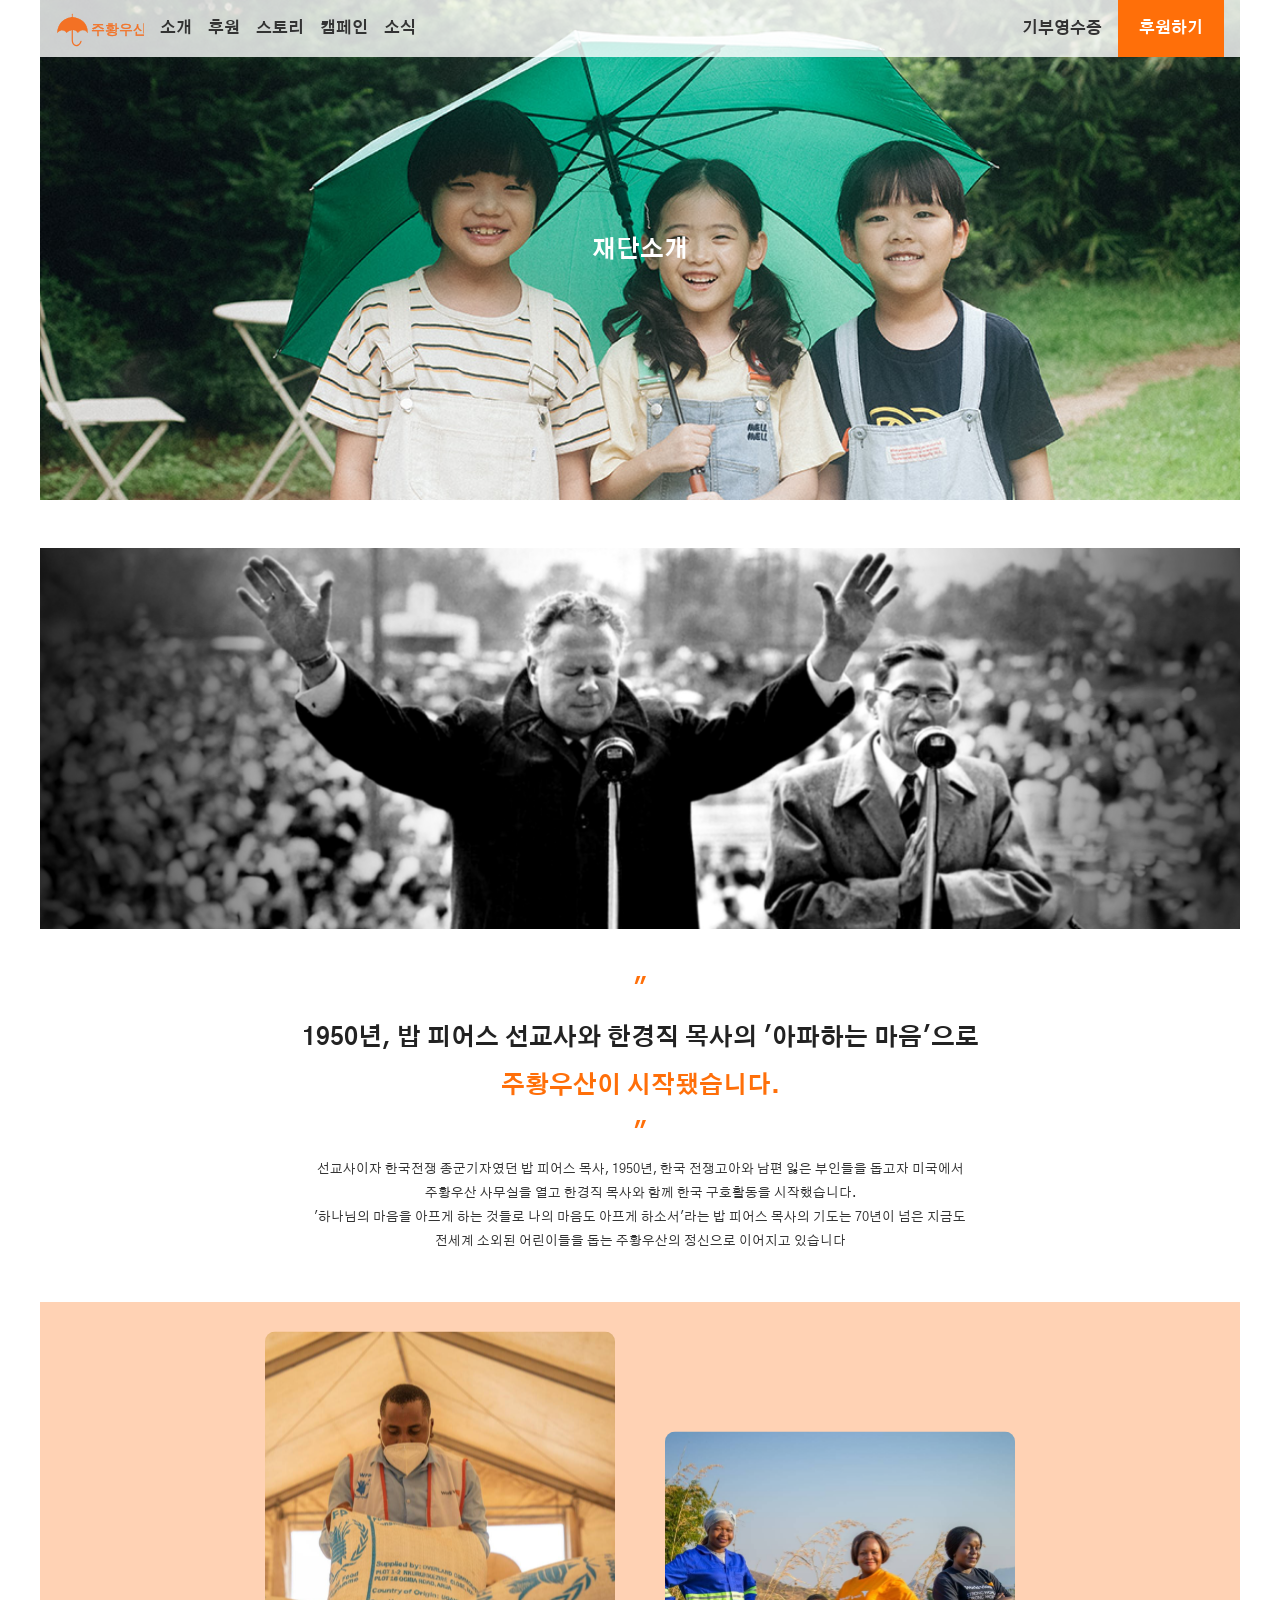
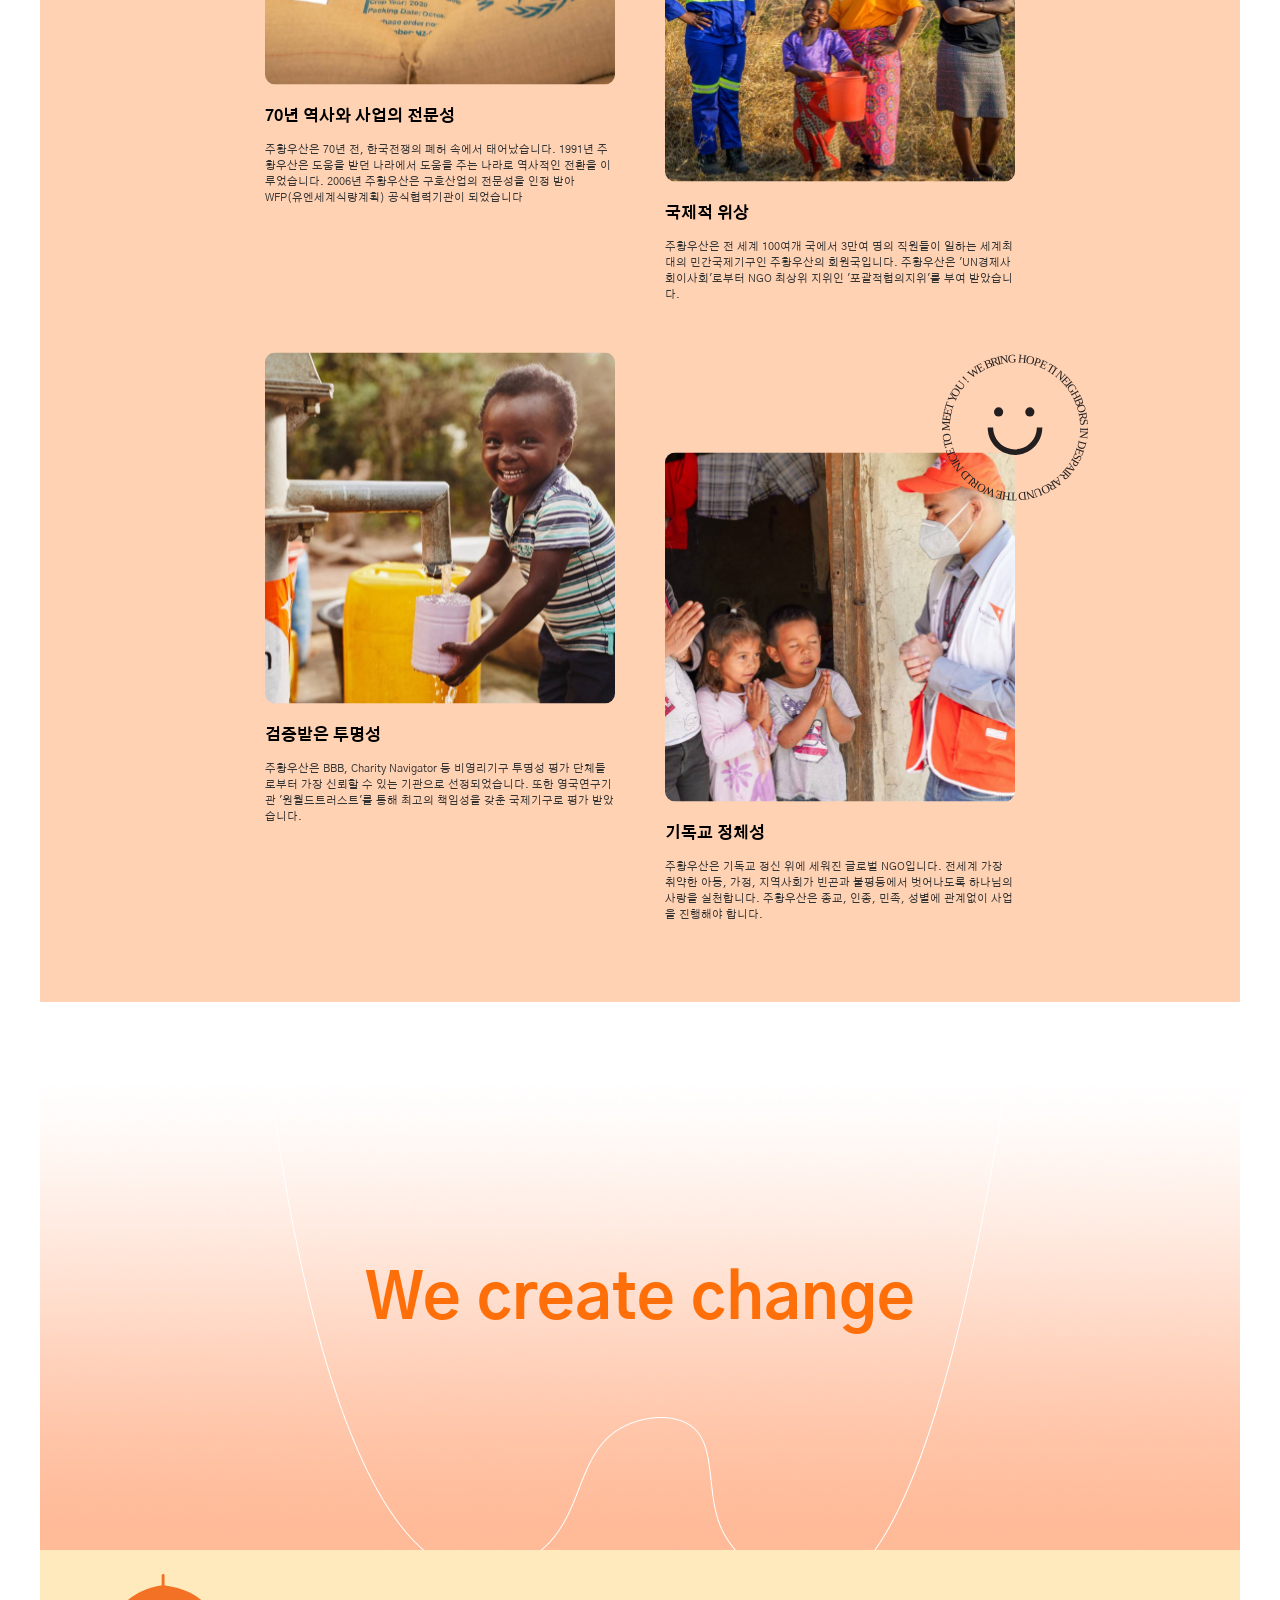
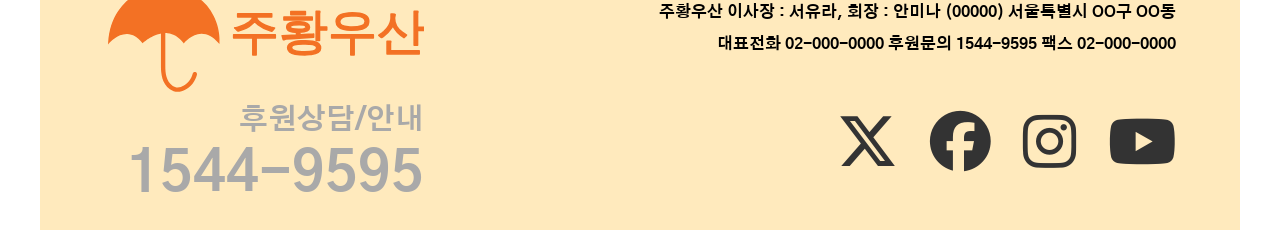
<file: sponsor.html>
<!DOCTYPE html>
<html lang="ko">
  <head>
    <meta charset="UTF-8" />
    <meta name="viewport" content="width=device-width, initial-scale=1.0" />
    <title>주황우산</title>
    <script src="js/jquery-3.7.1.min.js"></script>
    <script src="js/sponsor.js"></script>
    <link rel="stylesheet" href="css/재단소개.css" />
    <link
      href="https://fonts.googleapis.com/css2?family=Gothic+A1&family=IBM+Plex+Sans+KR&family=Nanum+Gothic&display=swap"
      rel="stylesheet"
    />
    <link
      rel="stylesheet"
      href="https://cdnjs.cloudflare.com/ajax/libs/font-awesome/6.7.2/css/all.min.css"
      integrity="sha512-Evv84Mr4kqVGRNSgIGL/F/aIDqQb7xQ2vcrdIwxfjThSH8CSR7PBEakCr51Ck+w+/U6swU2Im1vVX0SVk9ABhg=="
      crossorigin="anonymous"
      referrerpolicy="no-referrer"
    />
  </head>
  <body>
    <header>
      <div>
        <ul class="wrap01">
          <li>
            <h1>
              <a href="index.html"><img src="img/주황우산.svg" alt="로고" /></a>
            </h1>
          </li>
          <li class="menu"><a href="sponsor.html">소개</a></li>
          <li class="menu"><a href="spon.html">후원</a></li>
          <li class="menu"><a href="story.html">스토리</a></li>
          <li class="menu"><a href="campain.html">캠페인</a></li>
          <li class="menu"><a href="news.html">소식</a></li>
        </ul>
        <ul class="wrap02">
          <li class="receipt"><a href="#">기부영수증</a></li>
          <li class="sponsor"><a href="#">후원하기</a></li>
        </ul>
      </div>
      <div class="bars">
        <div class="bar"><i class="fa-solid fa-bars"></i></div>
        <div class="close"><i class="fa-solid fa-xmark"></i></div>
      </div>
    </header>
    <div class="visual">
      <h2>재단소개</h2>
    </div>
    <div class="container">
      <div class="con1">
        <img src="img/조별1.PNG" alt="" />
        <h3>
          "<br /><span
            >1950년, 밥 피어스 선교사와 한경직 목사의 '아파하는 마음'으로</span
          ><br />주황우산이 시작됐습니다.<br />"
        </h3>
        <p>
          선교사이자 한국전쟁 종군기자였던 밥 피어스 목사, 1950년, 한국
          전쟁고아와 남편 잃은 부인들을 돕고자 미국에서<br />주황우산 사무실을
          열고 한경직 목사와 함께 한국 구호활동을 시작했습니다.<br />'하나님의
          마음을 아프게 하는 것들로 나의 마음도 아프게 하소서'라는 밥 피어스
          목사의 기도는 70년이 넘은 지금도<br />전세계 소외된 어린이들을 돕는
          주황우산의 정신으로 이어지고 있습니다
        </p>
      </div>
      <div class="con2">
        <ul>
          <li>
            <img src="img/캡처1.PNG" alt="" />
            <h4>70년 역사와 사업의 전문성</h4>
            <p>
              주황우산은 70년 전, 한국전쟁의 폐허 속에서 태어났습니다. 1991년
              주황우산은 도움을 받던 나라에서 도움을 주는 나라로 역사적인 전환을
              이루었습니다. 2006년 주황우산은 구호산업의 전문성을 인정 받아
              WFP(유엔세계식량계획) 공식협력기관이 되었습니다
            </p>
          </li>
          <li>
            <img src="img/캡처2.PNG" alt="" />
            <h4>국제적 위상</h4>
            <p>
              주황우산은 전 세계 100여개 국에서 3만여 명의 직원들이 일하는
              세계최대의 민간국제기구인 주황우산의 회원국입니다. 주황우산은
              'UN경제사회이사회'로부터 NGO 최상위 지위인 '포괄적협의지위'를 부여
              받았습니다.
            </p>
          </li>
          <li>
            <img src="img/캡처3.PNG" alt="" />
            <h4>검증받은 투명성</h4>
            <p>
              주황우산은 BBB, Charity Navigator 등 비영리기구 투명성 평가
              단체들로부터 가장 신뢰할 수 있는 기관으로 선정되었습니다. 또한
              영국연구기관 '원월드트러스트'를 통해 최고의 책임성을 갖춘
              국제기구로 평가 받았습니다.
            </p>
          </li>
          <li>
            <img src="img/캡처4.PNG" alt="" />
            <h4>기독교 정체성</h4>
            <p>
              주황우산은 기독교 정신 위에 세워진 글로벌 NGO입니다. 전세계 가장
              취약한 아동, 가정, 지역사회가 빈곤과 불평등에서 벗어나도록
              하나님의 사랑을 실천합니다. 주황우산은 종교, 인종, 민족, 성별에
              관계없이 사업을 진행해야 합니다.
            </p>
          </li>
          <div><img src="img/스마일.svg" alt="" /></div>
        </ul>
      </div>
      <div class="con3">
        <h3>We create change</h3>
      </div>
    </div>
    <footer>
      <div class="wrap03">
        <a href="index.html"><img src="img/주황우산.svg" alt="로고" /></a>
        <p>후원상담/안내</p>
        <h2>1544-9595</h2>
      </div>
      <div class="wrap04">
        <div class="txt02">
          <p>
            주황우산 이사장 : 서유라, 회장 : 안미나 (00000) 서울특별시 OO구 OO동
          </p>
          <p>대표전화 02-000-0000 후원문의 1544-9595 팩스 02-000-0000</p>
        </div>
        <ul>
          <li>
            <a href="#"><i class="fa-brands fa-x-twitter"></i></a>
          </li>
          <li>
            <a href="#"><i class="fa-brands fa-facebook"></i></a>
          </li>
          <li>
            <a href="#"><i class="fa-brands fa-instagram"></i></a>
          </li>
          <li>
            <a href="#"><i class="fa-brands fa-youtube"></i></a>
          </li>
        </ul>
      </div>
    </footer>
  </body>
</html>
</file>
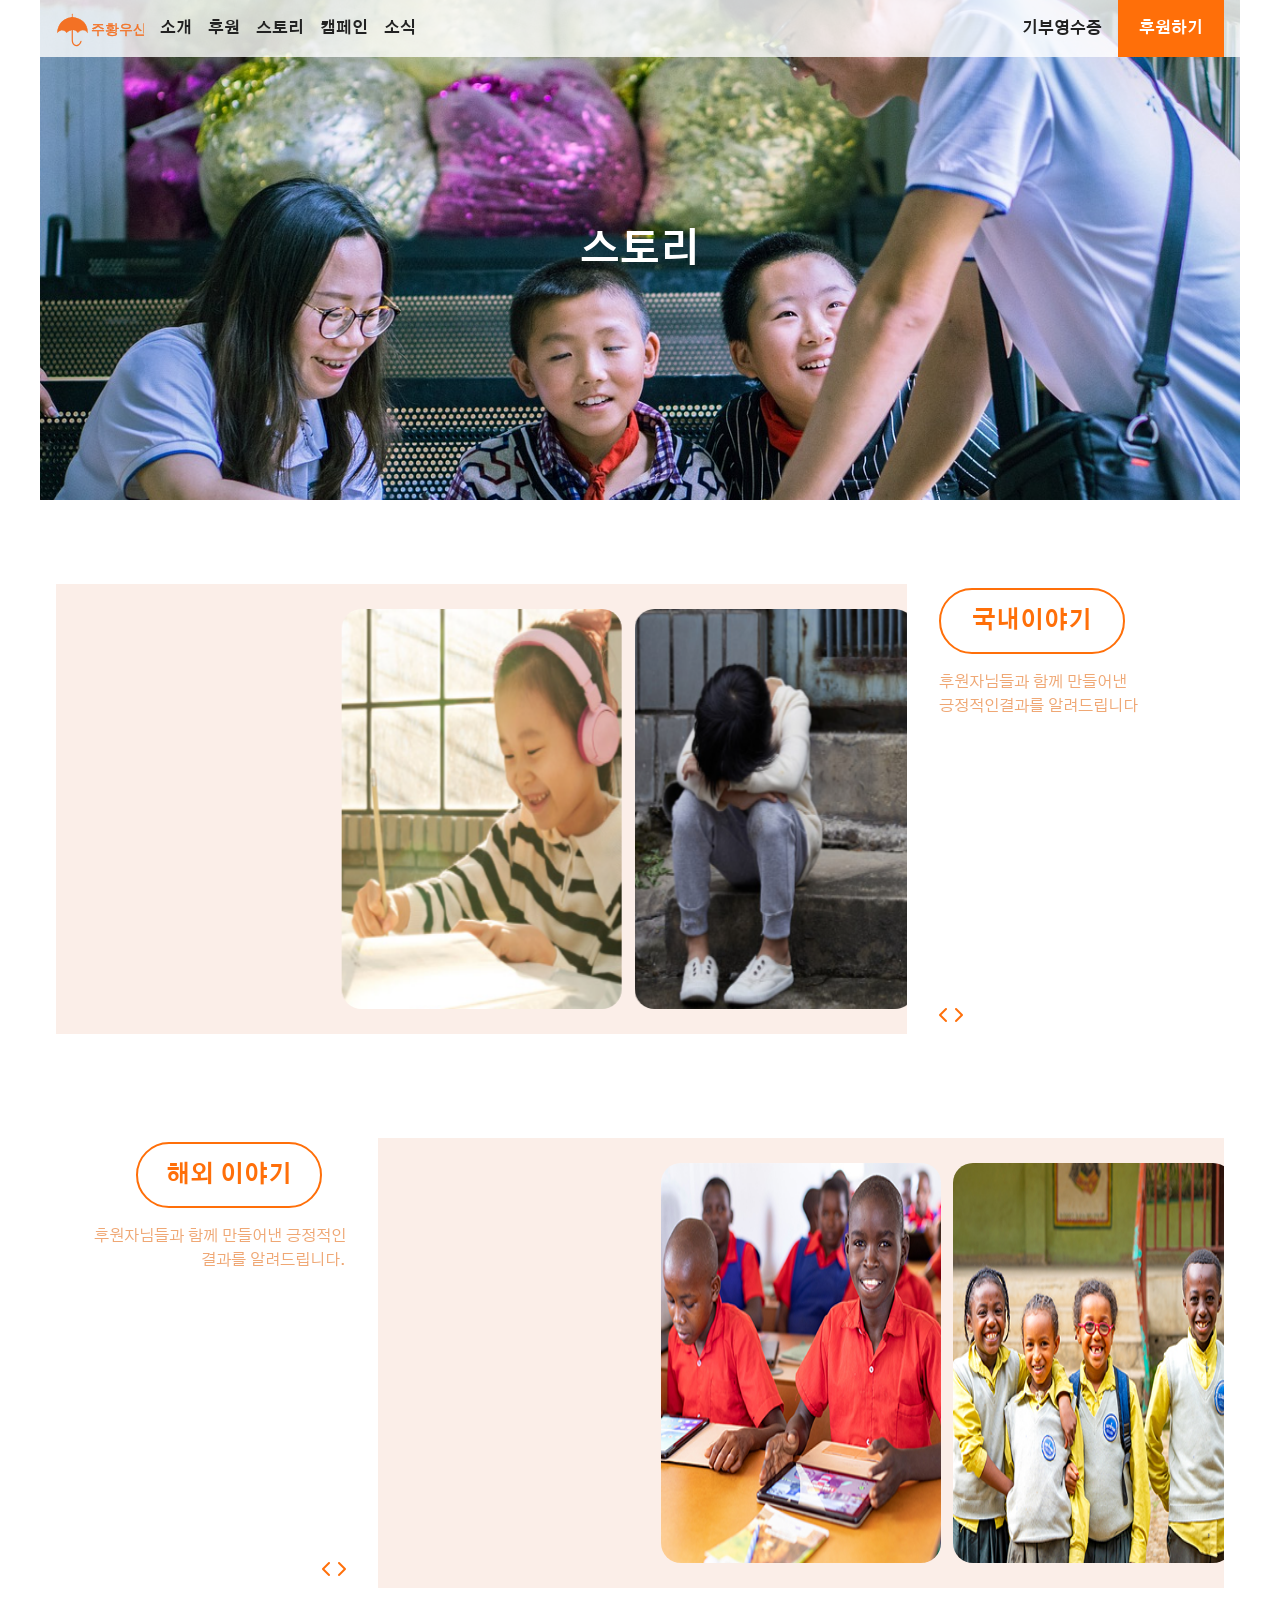
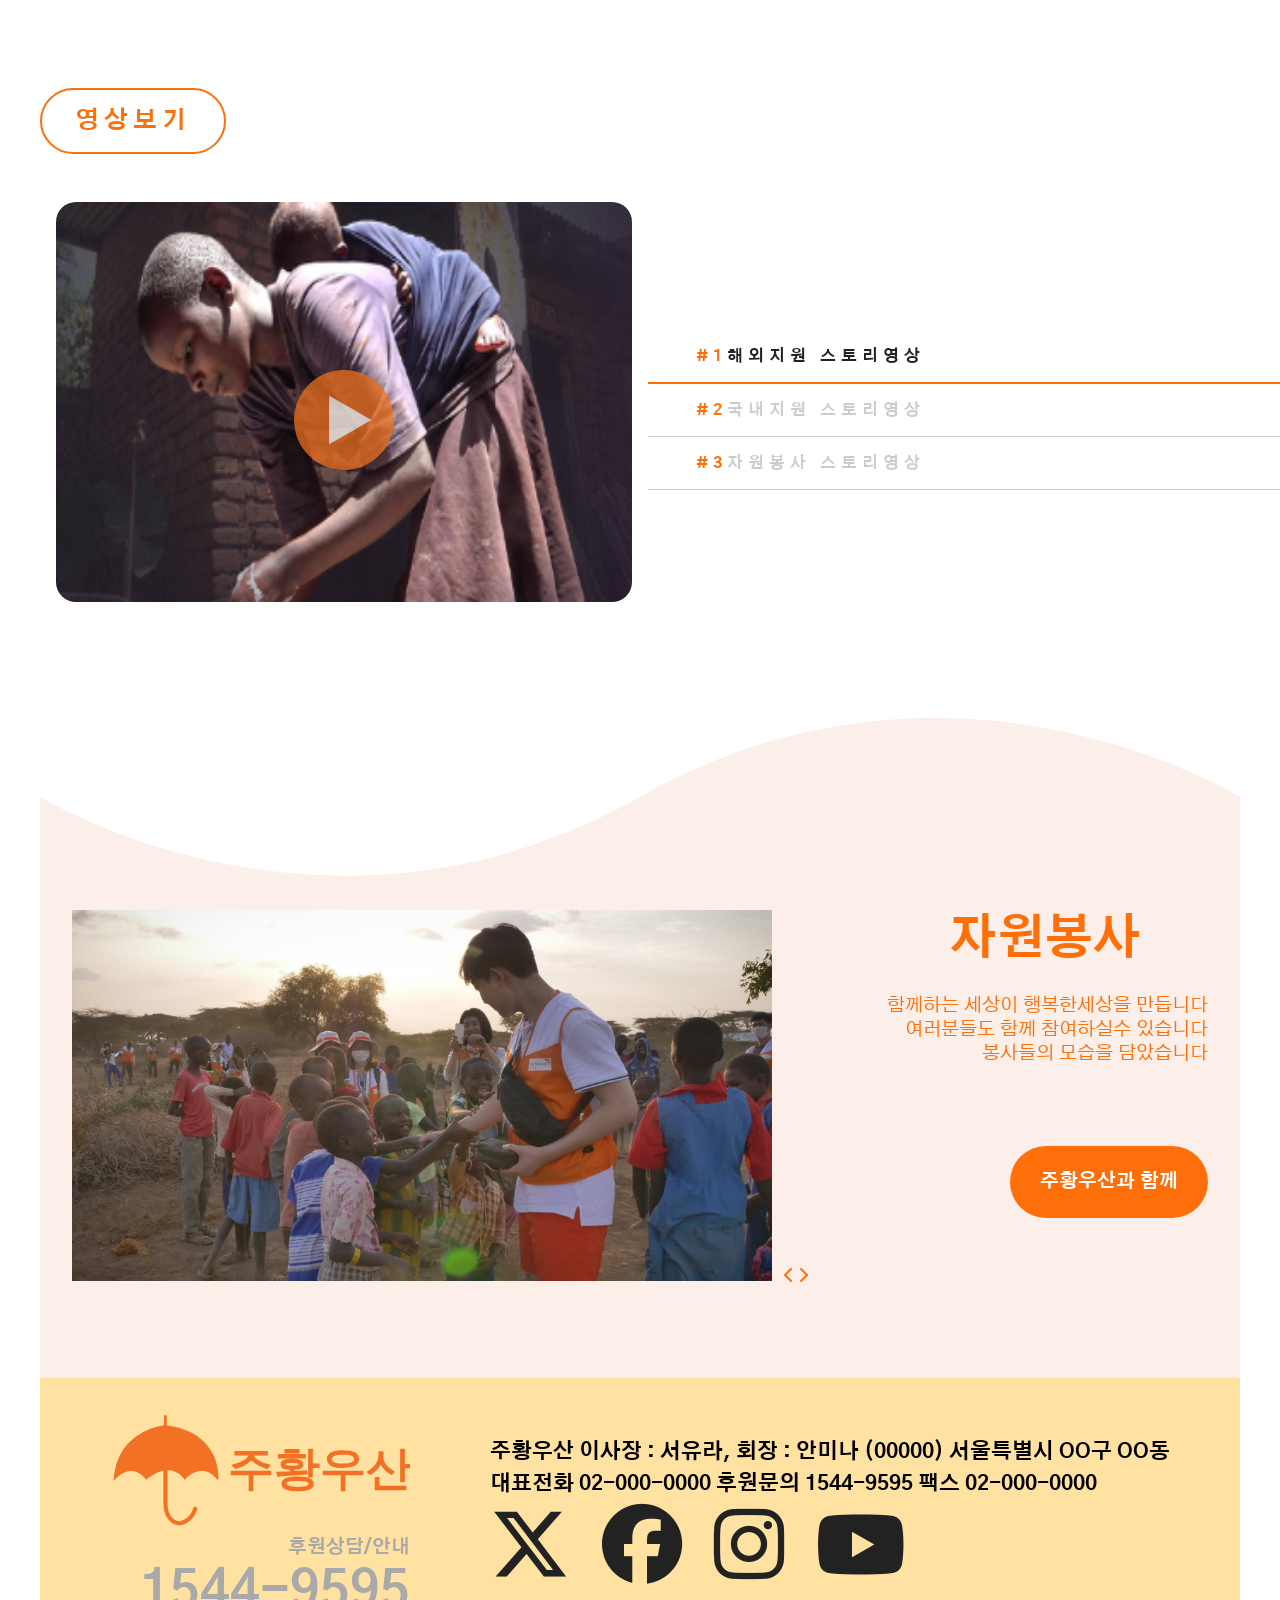
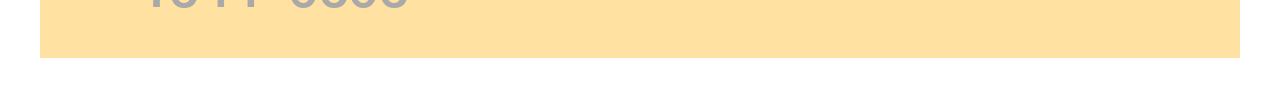
<file: story.html>
<!DOCTYPE html>
<html lang="ko">
  <head>
    <meta charset="UTF-8" />
    <meta name="viewport" content="width=device-width, initial-scale=1.0" />
    <title>주황우산</title>
    <script src="js/jquery-3.7.1.min.js"></script>
    <script src="js/story.js"></script>

    <link rel="stylesheet" href="css/story.css" />
    <link
      rel="stylesheet"
      href="https://cdnjs.cloudflare.com/ajax/libs/font-awesome/6.7.2/css/all.min.css"
      integrity="sha512-Evv84Mr4kqVGRNSgIGL/F/aIDqQb7xQ2vcrdIwxfjThSH8CSR7PBEakCr51Ck+w+/U6swU2Im1vVX0SVk9ABhg=="
      crossorigin="anonymous"
      referrerpolicy="no-referrer"
    />
    <link rel="preconnect" href="https://fonts.googleapis.com" />
    <link rel="preconnect" href="https://fonts.gstatic.com" crossorigin />
    <link
      href="https://fonts.googleapis.com/css2?family=Gothic+A1&display=swap"
      rel="stylesheet"
    />
    <!--스외퍼링크-->
    <meta
      name="viewport"
      content="width=device-width, initial-scale=1, minimum-scale=1, maximum-scale=1"
    />
    <!-- Link Swiper's CSS -->
    <link
      rel="stylesheet"
      href="https://cdn.jsdelivr.net/npm/swiper@11/swiper-bundle.min.css"
    />
  </head>
  <body>
    <header>
      <div>
        <ul class="wrap01">
          <li>
            <h1>
              <a href="index.html"><img src="img/주황우산.svg" alt="로고" /></a>
            </h1>
          </li>
          <li class="menu"><a href="sponsor.html">소개</a></li>
          <li class="menu"><a href="spon.html">후원</a></li>
          <li class="menu"><a href="story.html">스토리</a></li>
          <li class="menu"><a href="campain.html">캠페인</a></li>
          <li class="menu"><a href="news.html">소식</a></li>
        </ul>
        <ul class="wrap02">
          <li class="receipt"><a href="#">기부영수증</a></li>
          <li class="sponsor"><a href="#">후원하기</a></li>
        </ul>
      </div>
      <div class="bars">
        <div class="bar"><i class="fa-solid fa-bars"></i></div>
        <div class="close"><i class="fa-solid fa-xmark"></i></div>
      </div>
    </header>
    <div class="visual">
      <h2>스토리</h2>
    </div>

    <div class="container">
      <div class="con01">
        <div class="lefttop">
          <div>국내이야기</div>
          <p>후원자님들과 함께 만들어낸 긍정적인결과를 알려드립니다</p>
        </div>
        <!-- Swiper -->

        <div #swiperRef="" class="swiper mySwiper">
          <div class="swiper-wrapper">
            <div class="swiper-slide">
              <img src="img/아이.png" alt="아이사진" />
            </div>
            <div class="swiper-slide">
              <img src="img/aaa.png" alt="아이사진" />
            </div>
            <div class="swiper-slide">
              <img src="img/병원.png" alt="병원사진" />
            </div>
            <div class="swiper-slide">
              <img src="img/gfgfgdfg.png" alt="아이사진" />
            </div>
          </div>
        </div>

        <div class="right01">
          <div>국내이야기</div>
          <p>후원자님들과 함께 만들어낸 긍정적인결과를 알려드립니다</p>
          <i class="fa-solid fa-chevron-left"></i>
          <i class="fa-solid fa-chevron-right"></i>
        </div>
      </div>
      <div class="con02">
        <div class="left01">
          <div>해외 이야기</div>
          <p>후원자님들과 함께 만들어낸 긍정적인 결과를 알려드립니다.</p>
          <i class="fa-solid fa-chevron-left"></i>
          <i class="fa-solid fa-chevron-right"></i>
        </div>
        <!-- Swiper -->

        <div #swiperRef="" class="swiper mySwiper">
          <div class="swiper-wrapper">
            <div class="swiper-slide">
              <img src="img/hghd.png" alt="아이들사진" />
            </div>
            <div class="swiper-slide">
              <img src="img/bbb.png" alt="아이사진" />
            </div>
            <div class="swiper-slide">
              <img src="img/no.png" alt="놀이터사진" />
            </div>
            <div class="swiper-slide">
              <img
                src="img/istockphoto-513632339-2048x2048.jpg"
                alt="아이들사진"
              />
            </div>
          </div>
        </div>
      </div>
      <div class="con03">
        <div class="view">영상보기</div>
        <div class="video">
          <div>
            <ul class="left02">
              <li><img src="img/video.png" alt="아이엄마사진" /></li>
              <li><img src="img/vQ7yj0L1m.jpg" alt="아이사진" /></li>
              <li><img src="img/WPz36JV34.jpg" alt="아이엄마사진" /></li>
            </ul>
            <div class="bg"></div>
          </div>

          <ul class="right02">
            <li class="on"><span>#1</span>해외지원 스토리영상</li>
            <li><span>#2</span>국내지원 스토리영상</li>
            <li><span>#3</span>자원봉사 스토리영상</li>
          </ul>
        </div>
      </div>
      <div class="con04">
        <ul>
          <li>
            <img src="img/dfdf.PNG" alt="" />
            <div class="icon">
              <i class="fa-solid fa-chevron-left"></i>
              <i class="fa-solid fa-chevron-right"></i>
            </div>
          </li>

          <li class="txt01">
            <h3>자원봉사</h3>
            <p>함께하는 세상이 행복한세상을 만듭니다</p>
            <p>여러분들도 함께 참여하실수 있습니다</p>
            <p>봉사들의 모습을 담았습니다</p>
            <div class="box">주황우산과 함께</div>
          </li>
        </ul>
      </div>
    </div>
    <footer>
      <div class="wrap03">
        <a href="index.html"><img src="img/주황우산.svg" alt="로고" /></a>
        <p>후원상담/안내</p>
        <h2>1544-9595</h2>
      </div>
      <div class="wrap04">
        <div class="txt02">
          <p>
            주황우산 이사장 : 서유라, 회장 : 안미나 (00000) 서울특별시 OO구 OO동
          </p>
          <p>대표전화 02-000-0000 후원문의 1544-9595 팩스 02-000-0000</p>
        </div>
        <ul>
          <li>
            <a href="#"><i class="fa-brands fa-x-twitter"></i></a>
          </li>
          <li>
            <a href="#"><i class="fa-brands fa-facebook"></i></a>
          </li>
          <li>
            <a href="#"><i class="fa-brands fa-instagram"></i></a>
          </li>
          <li>
            <a href="#"><i class="fa-brands fa-youtube"></i></a>
          </li>
        </ul>
      </div>
    </footer>
    <!-- Swiper JS -->
    <script src="https://cdn.jsdelivr.net/npm/swiper@11/swiper-bundle.min.js"></script>

    <!-- Initialize Swiper -->
    <script>
      var swiper = new Swiper(".mySwiper", {
        slidesPerView: 3,
        centeredSlides: true,
        spaceBetween: 30,
        pagination: {
          el: ".swiper-pagination",
          type: "fraction",
        },
        navigation: {
          nextEl: ".swiper-button-next",
          prevEl: ".swiper-button-prev",
        },
      });
    </script>
  </body>
</html>
</file>
<file: css/index.css>
@charset "UTF-8";
* {
  margin: 0px;
  padding: 0px;
}
li {
  list-style: none;
}
a {
  text-decoration: none;
  color: #222;
}
body {
  font-size: 16px;
  word-break: keep-all;
  height: 3300px;
  font-family: "Gothic A1", serif;
  overflow-x: hidden;
}

/*모바일 버전*/
@media (max-width: 600px) {
  /*header*/
  header {
    margin: 0px auto;
    position: fixed;
    z-index: 10;
    width: 100%;
    padding: 0.5rem 1rem;
    align-items: center;
    box-sizing: border-box;
    display: flex;
    justify-content: space-between;
  }
  header a:hover {
    color: #ff6f09;
  }

  h1 {
    width: 6rem;
    height: 32px;
  }

  /*wrap01*/
  .wrap01 {
    background-color: rgba(0, 0, 0, 0.5);
    width: 100%;
    position: absolute;
    left: 0rem;
    top: 0rem;
    height: 100vh;
    padding: 5rem 2rem;
    box-sizing: border-box;
    display: none;
  }

  .wrap02 {
    width: 100%;
    position: absolute;
    left: 0rem;
    top: 18rem;
    height: 100vh;
    line-height: 2.5rem;
    padding: 5rem 2rem;
    box-sizing: border-box;
    font-size: 1rem;
    display: none;
  }

  .menu {
    font-size: 1.5rem;
    margin: 1.2rem 0rem;
    text-align: left;
  }

  header a {
    color: #fff;
  }

  /*bars*/
  header .bars {
    font-size: 1.5rem;
    align-items: center;
    position: relative;
  }
  .close {
    position: absolute;
    right: 0px;
    top: 0px;
    display: none;
  }

  /*visual*/
  .visual {
    width: 100%;
    height: 100vh;
    background-image: url(../img/img_intro_dx.jpg);
    background-repeat: no-repeat;
    background-size: cover;
    background-position: center;
    position: relative;

    box-sizing: border-box;
  }
  .visual .txt01 {
    position: absolute;
    left: 5%;
    top: 60%;
  }
  .visual h2 {
    font-size: 2rem;
  }
  .visual p {
    font-size: 1rem;
    font-weight: bold;
    margin-top: 1rem;
  }
  .visual .more {
    background-color: #fff;
    color: red;
    width: 5rem;
    padding: 0.5rem;
    border-radius: 5rem;
    border: 1px solid#ccc;
    text-align: center;
    font-size: 0.8rem;
    font-weight: bold;
    margin-top: 2rem;
  }

  .visual ul {
    display: none;
  }

  .visual li {
    background-color: #fff;
    height: 3rem;
    width: 3rem;
    text-align: center;
    line-height: 3rem;
    box-shadow: rgba(99, 99, 99, 0.2) 0px 2px 8px 0px;
  }

  .visual .left {
    border-radius: 0rem 1.5rem;
  }
  .visual .right {
    border-radius: 1.5rem 0rem;
  }

  /*container*/
  .container {
    width: 90%;
    margin: 0rem auto;
  }
  /*con1*/
  .con1 {
    width: 100%;
  }
  .con1 ul {
    position: relative;
    display: flex;
    gap: 1rem;
    flex-wrap: wrap;
  }
  .con1 ul li div {
    text-align: center;
    margin: 1rem;
  }
  .con1 ul li p {
    font-size: 0.5rem;
    margin-top: 0.5rem;
  }
  .con1 ul li {
    width: 100%;
    height: 320px;
    border: 1px solid #ccc;
    border-radius: 10px;
    width: calc(100% / 2 - 1rem);
  }
  .con1 ul li img {
    width: 100%;
    height: 250px;
    border-radius: 0px 0px 10px 10px;
  }
  .con1 .txt1 {
    font-size: 1.5rem;
    text-align: center;
    margin: 2rem 0rem 1rem;
  }
  .con1 .txt2 {
    text-align: center;
    margin-bottom: 1rem;
  }
  .con1 .txt3 {
    text-align: center;
    color: orangered;
    margin-bottom: 1rem;
  }
  .con1 .mono {
    display: none;
  }
  .con1 .button {
    background-color: #fff;
    width: 80px;
    height: 80px;
    text-align: center;
    border-radius: 100%;
    position: absolute;
    left: 70%;
    bottom: -3%;
  }
  .con1 .button i {
    color: orangered;
    margin: 1rem 0rem 0rem;
    font-size: 1.5rem;
  }
  .con1 .button .txt4 {
    font-size: 0.8rem;
    margin-top: 0rem;
    font-weight: bold;
  }
  /*con2*/
  .con2 {
    width: 90%;
    margin: 3rem auto;
  }
  .con2 div {
    /* display: flex; */

    gap: 2rem;
  }
  .con2 h2 {
    font-size: 2.5rem;
  }
  .con2 h2 span {
    color: orangered;
  }
  .con2 ul .button01 {
    border: 2px solid #ff6f09;
    width: 80px;
    height: 40px;
    line-height: 40px;
    border-radius: 20px;
    font-size: 0.8rem;
  }
  .con2 .button01:hover {
    background-color: #ff6f09;
    color: #fff;
  }
  .con2 ul {
    display: flex;
    gap: 0.5rem;
    text-align: center;
    margin-top: 1rem;
  }
  .con2 .icon {
    margin-top: 2rem;
    width: 100%;
  }
  .con2 ul img {
    width: 100%;
    height: 100px;
    margin-bottom: 0.7rem;
  }
  .con2 h3 {
    font-size: 0.8rem;
  }
  .con2 ul p {
    font-size: 0.5rem;
  }
  .con2 ul .txt5 {
    font-weight: bold;
  }

  /**container con03**/
  .con03 {
    width: 100%;
    margin: 0px auto;
  }
  .con03 .good02 {
    display: none;
  }

  .con03 ul {
    display: flex;
    gap: 2.1rem;
  }

  .con03 img {
    width: 100%;
    height: 300px;
  }

  .con03 .txt03 {
    font-weight: bold;
    margin: 1rem 0rem;
  }
  .con03 .txt04 {
    font-size: 0.8rem;
    line-height: 1.5rem;
  }
  .con03 li {
    position: relative;
  }
  .con03 .bg {
    width: 100%;
    height: 150px;
    background-image: url(../img/smail.svg);
    background-position: center;
    background-repeat: no-repeat;
    position: absolute;
    left: 30%;
    top: 43%;
  }
  .con03 h3 {
    font-size: 2rem;
    text-align: center;
    margin: 2rem 0rem 1rem;
    line-height: 4rem;
  }
  .con03 .txt05 {
    font-size: 0.8rem;
    text-align: center;
    line-height: 1.5rem;
  }
  .con03 .box {
    background-color: #ff6f09;
    width: 100px;
    text-align: center;
    margin: 2rem auto;
    padding: 1rem;
    border-radius: 30px;
  }
  .con03 .box a {
    color: #fff;
    font-weight: bold;
  }

  /**con04**/
  .con04 {
    width: 100%;
    height: 100vh;
    background-image: url(../img/sub1-img1.png);
    background-repeat: no-repeat;
    background-position: center;
    background-size: cover;
    margin-bottom: 3rem;
  }
  .con04 .left05 {
    width: 40%;
  }
  .con04 .wrap {
    margin-top: 3rem;
    display: flex;
    gap: 1.5rem;
  }

  .con04 h3 {
    font-size: 1.5rem;
    text-align: left;
    margin: 3rem 0rem;
    line-height: 3rem;
  }
  .con04 .right05 {
    display: none;
  }
  .con04 .new {
    margin-top: 5rem;
  }
  .con04 li {
    background-color: #ffeabd;
    width: 60%;
    margin: 1rem;
    padding: 1rem;
    border-radius: 10px;
  }
  .con04 .txt06 {
    font-weight: bold;
    font-size: 0.6rem;
  }
  .con04 span {
    color: red;
    font-weight: bold;
  }
  .con04 .txt07 {
    font-weight: bold;
    margin: 1rem 0rem 5rem;
    font-size: 0.8rem;
  }
  .con04 .txt08 {
    font-size: 0.6rem;
    color: #ccc;
  }
  /*con5*/
  .con5 {
    width: 100%;
  }
  .con5 .wrap05 {
    width: 100%;
    height: 350px;
    margin: 0px auto;
    background-image: url(../img/뉴스레터.jpg);
    background-repeat: no-repeat;
    background-size: cover;
    position: relative;
    background-position: center;
    border-radius: 20px;
  }
  .con5 .leftbox {
    position: absolute;
    left: 50%;
    top: 30%;
    line-height: 1.5rem;
    text-align: right;
  }
  .con5 .leftbox .letter {
    color: #ff6f09;
    font-size: 1.5rem;
    margin-bottom: 0.5rem;
  }
  .con5 .leftbox .newsletter {
    font-size: 1.2rem;
    font-weight: bold;
  }

  .con5 .rightbox {
    display: none;
  }
  .con5 .bottombox {
    color: #fff;
    background-color: #ffbe74;
    width: 86%;
    padding: 1.5rem;
    border-radius: 1rem;
  }
  .con5 .bottombox p {
    font-size: 0.8rem;
    line-height: 1.5rem;
  }
  .con5 .bottombox ul {
    margin: 1rem 0rem;
    display: flex;
    gap: 0.5rem;
  }
  .con5 .bottombox li {
    font-size: 0.8rem;
    border: 1px solid#fff;
    border-radius: 2rem;
    padding: 0.8rem;
  }
  .con5 .bottombox .name {
    width: 5rem;
  }
  .con5 .bottombox .meil {
    width: 12rem;
  }
  .con5 .bottombox .sign {
    width: 6rem;
    text-align: center;
  }
  .con5 .bottombox .sign a {
    color: #ff6f09;
  }

  .con5 .bottombox .sign:hover {
    background-color: #fff;
  }

  .con5 .bottombox .agree {
    font-size: 0.8rem;
    word-wrap: break-word;
  }
  /*footer*/
  footer {
    width: 100%;

    margin: 0px auto;
    background-color: #ffeabd;

    padding: 2rem 4rem;
    box-sizing: border-box;
  }
  footer img {
    width: 200px;
    width: 60%;
  }

  footer .wrap03 {
    color: darkgray;
    font-weight: bold;
    padding-bottom: 2rem;
  }
  footer .wrap03 p {
    font-size: 1.8rem;
    padding-bottom: 1rem;
  }
  footer .wrap03 p {
    font-size: 4vw;
    margin-top: 1.5rem;
  }

  footer h2 {
    font-size: 3rem;
  }

  footer .txt02 p {
    font-size: 0.9rem;
    line-height: 2rem;
    font-size: 8vw;
  }

  footer .txt02 p {
    font-size: 3vw;
    line-height: 1.5rem;
    font-weight: bold;
  }

  footer ul {
    display: flex;

    gap: 2rem;
    font-size: 3rem;
    padding-top: 2rem;
    font-size: 5vw;
    padding-top: 1rem;
  }
}

/*태블릿*/
@media (min-width: 600px) and (max-width: 1220px) {
  /*header*/
  header {
    margin: 0px auto;
    background-color: rgba(255, 255, 255, 0.8);
    position: fixed;
    z-index: 10;
    width: 100%;
    padding: 0.8rem 1rem;
    align-items: center;
    box-sizing: border-box;
  }
  header a:hover {
    color: #ff6f09;
  }

  h1 {
    width: 5.5rem;
    height: 31.65px;
  }

  header div {
    display: flex;
    align-items: center;
    justify-content: space-between;
    line-height: 31.65px;
    width: 100%;
    margin: 0px auto;
    box-sizing: border-box;
    padding: 0rem 1rem;
  }
  /*wrap01*/
  .wrap01 {
    display: flex;
    gap: 1rem;
  }

  .wrap02 {
    display: flex;
    align-items: center;
    gap: 1rem;
  }

  .wrap02 .sponsor,
  .receipt,
  .menu {
    font-size: 1.4vw;
    font-weight: bold;
  }

  .wrap02 .sponsor a {
    background-color: #ff6f09;
    color: #fff;
    padding: 1.3rem;
  }

  .wrap02 .sponsor a:hover {
    background-color: #ccc;
    color: #ff6f09;
  }
  .bars {
    display: none;
  }
  /*visual*/
  .visual {
    width: 100%;
    height: 500px;
    background-image: url(../img/비주얼.jpg);
    background-repeat: no-repeat;

    margin: 0px auto;
    position: relative;
  }
  .visual .txt01 {
    position: absolute;
    left: 2rem;
    top: 7rem;
  }
  .visual h2 {
    font-size: 3rem;
  }
  .visual p {
    font-size: 1rem;
    font-weight: bold;
    margin-top: 1rem;
  }
  .visual .more {
    background-color: #fff;
    color: red;
    width: 5rem;
    padding: 0.5rem;
    border-radius: 5rem;
    border: 1px solid#ccc;
    text-align: center;
    font-size: 0.8rem;
    font-weight: bold;
    margin-top: 2rem;
  }
  .visual ul {
    display: flex;
    color: red;
    font-size: 1.5rem;
    position: absolute;
    left: 88%;
    top: 88%;
  }

  .visual li {
    background-color: #fff;
    height: 3rem;
    width: 3rem;
    text-align: center;
    line-height: 3rem;
    box-shadow: rgba(99, 99, 99, 0.2) 0px 2px 8px 0px;
  }

  .visual .left {
    border-radius: 0rem 1.5rem;
  }
  .visual .right {
    border-radius: 1.5rem 0rem;
  }
  /*container*/
  .container {
    width: 100%;
    margin: 0px auto;
  }
  /*con1*/
  .con1 {
    width: 90%;
    margin: 0rem auto;
  }
  .con1 ul {
    display: flex;
    justify-content: center;
    gap: 1rem;
    position: relative;
  }
  .con1 ul li div {
    margin: 1rem 0.3rem;
  }
  .con1 ul li p {
    font-size: 0.5rem;
    margin: 0.5rem;
  }
  .con1 h3 {
    margin: 0rem 0.5rem;
  }
  .con1 ul li {
    width: 100%;
    height: 275px;
    border: 1px solid #ccc;
    border-radius: 10px;
  }
  .con1 ul li img {
    width: 100%;
    height: 200px;
    border-radius: 0px 0px 10px 10px;
  }
  .con1 .txt1 {
    font-size: 1.5rem;
    text-align: center;
    margin: 2rem 0rem 1rem;
  }
  .con1 .txt2 {
    text-align: center;
    margin-bottom: 1rem;
  }
  .con1 .txt3 {
    text-align: center;
    color: orangered;
    margin-bottom: 1rem;
  }
  .con1 .button {
    background-color: #fff;
    width: 50px;
    height: 50px;
    text-align: center;
    border-radius: 25px;
    position: absolute;
    left: 95%;
    bottom: 0%;
  }
  .con1 .button i {
    color: orangered;
    margin: 0.5rem 0rem 0rem;
  }
  .con1 .button .txt4 {
    font-size: 0.5rem;
    margin-top: 0rem;
  }
  /*con2*/
  .con2 {
    width: 90%;
    margin: 3rem auto;
  }
  .con2 div {
    display: flex;
    justify-content: space-between;
    padding: 0rem 6rem 4rem;
  }
  .con2 h2 {
    font-size: 3rem;
  }
  .con2 h2 span {
    color: orangered;
  }
  .con2 ul .button01 {
    border: 2px solid #ff6f09;
    width: 100px;
    height: 40px;
    line-height: 40px;
    border-radius: 20px;
  }
  .con2 .button01:hover {
    background-color: #ff6f09;
    color: #fff;
  }
  .con2 ul {
    display: flex;
    justify-content: center;
    gap: 2rem;
    text-align: center;
  }
  .con2 ul img {
    width: 80%;
    height: 150px;
    margin-bottom: 0.7rem;
  }
  .con2 h3 {
    font-size: 1.5rem;
  }
  .con2 ul p {
    font-size: 0.8rem;
  }
  .con2 ul .txt5 {
    font-weight: bold;
    margin: 0.2rem 0rem;
  }

  /**container con03**/
  .con03 {
    width: 90%;
    margin: 0px auto;
    height: 550px;
  }
  .con03 .good {
    display: none;
  }
  .con03 ul {
    display: flex;
    gap: 3rem;
    justify-content: space-between;
  }

  .con03 img {
    width: 100%;
    height: 410px;
  }
  .con03 .txt03 {
    margin: 1rem 0rem;
  }
  .con03 .txt03 {
    font-weight: bold;
  }
  .con03 .txt04 {
    font-size: 0.8rem;
    line-height: 1.5rem;
  }
  .con03 li {
    position: relative;
  }
  .con03 .bg {
    width: 200px;
    height: 150px;
    background-image: url(../img/smail.svg);
    background-position: center;
    background-repeat: no-repeat;
    position: absolute;
    left: 75%;
    top: 55%;
  }
  .con03 h3 {
    font-size: 2.5rem;
    text-align: center;
    margin: 2.5rem 0rem 2rem;
    line-height: 4rem;
  }
  .con03 .txt05 {
    font-size: 0.8rem;
    text-align: center;
    line-height: 1.5rem;
  }
  .con03 .box {
    background-color: #ff6f09;
    width: 100px;
    text-align: center;
    margin: 2rem auto;
    padding: 1rem;
    border-radius: 30px;
  }
  .con03 .box a {
    color: #fff;
    font-weight: bold;
  }
  .con03 .people {
    margin-top: 6rem;
  }
  /**con04**/
  .con04 {
    width: 90%;
    background-image: url(../img/main.jpg);

    background-repeat: no-repeat;
    background-size: cover;

    height: 465px;
    margin: 6rem auto;
  }
  .con04 .new {
    display: none;
  }
  .con04 .wrap {
    display: flex;
    gap: 10rem;
    justify-content: center;
  }

  .con04 h3 {
    font-size: 2rem;
    text-align: left;
    margin: 3rem 0rem;
    line-height: 3rem;
  }
  .con04 .right05 {
    display: flex;
  }
  .con04 li {
    background-color: #fff;
    width: 70%;
    margin: 1rem;
    padding: 1rem;
    border-radius: 10px;
  }
  .con04 .txt06 {
    font-weight: bold;
    font-size: 0.6rem;
  }
  .con04 span {
    color: red;
    font-weight: bold;
  }
  .con04 .txt07 {
    font-weight: bold;
    margin: 1rem 0rem 5rem;
    font-size: 0.8rem;
  }
  .con04 .txt08 {
    font-size: 0.6rem;
    color: #ccc;
  }
  /*con5*/
  .con5 {
    width: 100%;
    height: 350px;
    margin: 0px auto;
    background-image: url(../img/뉴스레터.jpg);
    background-repeat: no-repeat;
    background-size: cover;
    position: relative;
  }
  .con5 .leftbox {
    position: absolute;
    left: 5%;
    top: 5%;
    line-height: 1.5rem;
  }
  .con5 .leftbox .letter {
    color: #ff6f09;
    font-size: 1.5rem;
    margin-bottom: 0.5rem;
  }
  .con5 .leftbox .newsletter {
    font-size: 1.2rem;
    font-weight: bold;
  }

  .con5 .rightbox {
    position: absolute;
    left: 48%;
    top: 30%;
    color: #fff;
    background-color: #ffbe74;
    width: 40%;
    padding: 2rem;
    border-radius: 1rem;
  }

  .con5 .rightbox p {
    font-size: 0.8rem;
    line-height: 1.5rem;
  }
  .con5 .rightbox ul {
    margin: 1rem 0rem;
    display: flex;
    gap: 0.5rem;
  }
  .con5 .rightbox li {
    font-size: 0.8rem;
    border: 1px solid#fff;
    border-radius: 2rem;
    padding: 0.8rem;
  }
  .con5 .rightbox .name {
    width: 5rem;
  }
  .con5 .rightbox .meil {
    width: 12rem;
  }
  .con5 .rightbox .sign {
    width: 6rem;
    text-align: center;
  }
  .con5 .rightbox .sign a {
    color: #ff6f09;
  }

  .con5 .rightbox .sign:hover {
    background-color: #fff;
  }

  .con5 .rightbox .agree {
    font-size: 0.8rem;
    word-wrap: break-word;
  }
  .con5 .bottombox {
    display: none;
  }
  /*footer*/
  footer {
    width: 100%;
    margin: 0px auto;
    background-color: #ffeabd;
    padding: 2rem 4rem;
    box-sizing: border-box;
  }
  footer img {
    width: 50%;
  }

  footer .wrap03 {
    color: darkgray;
    font-weight: bold;
    padding-bottom: 1rem;
  }
  footer .wrap03 p {
    font-size: 3vw;
    margin-top: 1.5rem;
  }

  footer h2 {
    font-size: 5vw;
  }

  footer .txt02 p {
    font-size: 3vw;
    line-height: 2rem;
    font-weight: bold;
  }
  footer ul {
    display: flex;
    gap: 2rem;
    font-size: 5vw;
    padding-top: 1rem;
  }
}

/*pc버전*/
@media (min-width: 1220px) {
  /*header*/
  header {
    margin: 0px auto;
    background-color: rgba(255, 255, 255, 0.8);
    position: fixed;
    z-index: 10;
    width: 100%;
    padding: 0.8rem 1rem;
    align-items: center;
    box-sizing: border-box;
  }
  header a:hover {
    color: #ff6f09;
  }

  h1 {
    width: 5.5rem;
    height: 31.65px;
  }

  header div {
    display: flex;
    align-items: center;
    justify-content: space-between;
    line-height: 31.65px;
    width: 1200px;
    margin: 0px auto;
    box-sizing: border-box;
    padding: 0rem 1rem;
  }
  /*wrap01*/
  .wrap01 {
    display: flex;
    gap: 1rem;
  }

  .wrap02 {
    display: flex;
    align-items: center;
    gap: 1rem;
  }

  .wrap02 .sponsor,
  .receipt,
  .menu {
    font-size: 1rem;
    font-weight: bold;
  }

  .wrap02 .sponsor a {
    background-color: #ff6f09;
    color: #fff;
    padding: 1.3rem;
  }

  .wrap02 .sponsor a:hover {
    background-color: #ccc;
    color: #ff6f09;
  }
  .bars {
    display: none;
  }
  /*visual*/
  .visual {
    width: 1200px;
    height: 500px;
    background-image: url(../img/비주얼.jpg);
    background-repeat: no-repeat;

    margin: 0px auto;
    position: relative;
  }
  .visual .txt01 {
    position: absolute;
    left: 2rem;
    top: 7rem;
    overflow: hidden;
  }
  .visual h2 {
    font-size: 3rem;
  }
  .visual p {
    font-size: 1rem;
    font-weight: bold;
    margin-top: 1rem;
  }
  .visual .more {
    background-color: #fff;
    color: red;
    width: 6rem;
    height: 40px;
    line-height: 40px;
    border-radius: 5rem;
    border: 1px solid#ccc;
    text-align: center;
    font-size: 0.8rem;
    font-weight: bold;
    margin-top: 2rem;
  }

  .visual ul {
    display: flex;
    color: red;
    font-size: 1.5rem;
    position: absolute;
    left: 88%;
    top: 88%;
  }

  .visual li {
    background-color: #fff;
    height: 3rem;
    width: 3rem;
    text-align: center;
    line-height: 3rem;
    box-shadow: rgba(99, 99, 99, 0.2) 0px 2px 8px 0px;
  }

  .visual .left {
    border-radius: 0rem 1.5rem;
  }
  .visual .right {
    border-radius: 1.5rem 0rem;
  }

  /*container*/
  .container {
    width: 1200px;
    margin: 0px auto;
  }
  /*con1*/
  .con1 ul {
    display: flex;
    justify-content: center;
    gap: 1rem;
    position: relative;
  }
  .con1 ul li div {
    margin: 1rem 0.3rem;
  }
  .con1 ul h3 {
    margin-left: 0.5rem;
  }
  .con1 ul li p {
    font-size: 0.5rem;
    margin-top: 0.5rem;
    margin-left: 0.5rem;
  }
  .con1 ul li {
    width: 200px;
    height: 275px;
    border: 1px solid #ccc;
    border-radius: 10px;
  }
  .con1 ul li img {
    width: 200px;
    height: 200px;
    border-radius: 0px 0px 10px 10px;
  }
  .con1 .txt1 {
    font-size: 1.5rem;
    text-align: center;
    margin: 2rem 0rem 1rem;
  }
  .con1 .txt2 {
    text-align: center;
    margin-bottom: 1rem;
  }
  .con1 .txt3 {
    text-align: center;
    color: orangered;
    margin-bottom: 1rem;
  }
  .con1 .button {
    background-color: #fff;
    width: 50px;
    height: 50px;
    text-align: center;
    border-radius: 25px;
    position: absolute;
    left: 90%;
    bottom: 10%;
  }
  .con1 .button i {
    color: orangered;
    margin: 0.5rem 0rem 0rem;
  }
  .con1 .button .txt4 {
    font-size: 0.5rem;
    margin-top: 0rem;
  }

  /*con2*/
  .con2 {
    width: 1200px;
    margin: 3rem auto;
  }
  .con2 div {
    display: flex;
    justify-content: space-between;
    padding: 0rem 6rem 4rem;
  }
  .con2 h2 {
    font-size: 3rem;
  }
  .con2 h2 span {
    color: orangered;
  }
  .con2 ul .button01 {
    border: 2px solid #ff6f09;
    width: 100px;
    height: 40px;
    line-height: 40px;
    border-radius: 20px;
  }
  .con2 .button01:hover {
    background-color: #ff6f09;
    color: #fff;
  }
  .con2 ul {
    display: flex;
    justify-content: center;
    gap: 2rem;
    text-align: center;
  }
  .con2 ul img {
    width: 150px;
    height: 150px;
    margin-bottom: 0.7rem;
  }
  .con2 h3 {
    font-size: 1.5rem;
  }
  .con2 ul p {
    font-size: 0.8rem;
  }
  .con2 ul .txt5 {
    font-weight: bold;
    margin: 0.2rem 0rem;
  }

  /**container con03**/
  .con03 {
    width: 100%;
    margin: 5rem auto;
    height: 550px;
  }
  .con03 .good {
    display: none;
  }
  .con03 ul {
    display: flex;
    gap: 3rem;
    justify-content: space-between;
  }

  .con03 img {
    width: 300px;
    height: 410px;
  }
  .con03 .txt03 {
    margin: 1rem 0rem;
  }
  .con03 .txt03 {
    font-weight: bold;
  }
  .con03 .txt04 {
    font-size: 0.8rem;
    line-height: 1.5rem;
  }
  .con03 li {
    position: relative;
  }
  .con03 .bg {
    width: 200px;
    height: 180px;
    background-image: url(../img/smail.svg);
    background-position: center;
    background-repeat: no-repeat;
    position: absolute;
    left: 70%;
    top: 48%;
  }
  .con03 h3 {
    font-size: 2.5rem;
    text-align: center;
    margin: 2.5rem 0rem 2rem;
    line-height: 4rem;
  }
  .con03 .txt05 {
    font-size: 0.8rem;
    text-align: center;
    line-height: 1.5rem;
  }
  .con03 .box {
    background-color: #ff6f09;
    width: 100px;
    text-align: center;
    margin: 2rem auto;
    padding: 1rem;
    border-radius: 30px;
    background-color: #ff6f09;
    width: 100px;
    text-align: center;
    margin: 2rem auto;
    padding: 1rem;
    border-radius: 30px;
  }
  .con03 .box a {
    color: #fff;
    font-weight: bold;
  }
  .con03 .people {
    margin-top: 6rem;
  }

  /**con04**/
  .con04 {
    width: 1200px;
    background-image: url(../img/main.jpg);

    background-repeat: no-repeat;
    background-size: cover;

    height: 465px;
    margin: 6rem auto;
  }
  .con04 .new {
    display: none;
  }
  .con04 .wrap {
    display: flex;
    gap: 5rem;
    justify-content: center;
  }

  .con04 h3 {
    font-size: 2rem;
    text-align: left;
    margin: 3rem 0rem;
    line-height: 3rem;
  }
  .con04 .right05 {
    display: flex;
    position: relative;
    height: 100%;
  }

  .con04 li {
    background-color: #fff;
    width: 150px;
    margin: 1rem;
    padding: 1rem;
    border-radius: 10px;
  }
  .con04 .txt06 {
    font-weight: bold;
    font-size: 0.6rem;
  }
  .con04 span {
    color: red;
    font-weight: bold;
  }
  .con04 .txt07 {
    font-weight: bold;
    margin: 1rem 0rem 5rem;
    font-size: 0.8rem;
  }
  .con04 .txt08 {
    font-size: 0.6rem;
    color: #ccc;
  }
  /*con5*/
  .con5 {
    width: 1200px;
    height: 350px;
    margin: 0px auto;
    background-image: url(../img/뉴스레터.jpg);
    background-repeat: no-repeat;
    background-size: cover;
    position: relative;
  }
  .con5 .leftbox {
    position: absolute;
    left: 3%;
    top: 5%;
    line-height: 1.5rem;
  }
  .con5 .leftbox .letter {
    color: #ff6f09;
    font-size: 1.5rem;
    margin-bottom: 0.5rem;
  }
  .con5 .leftbox .newsletter {
    font-size: 1.2rem;
    font-weight: bold;
  }

  .con5 .rightbox {
    position: absolute;
    left: 50%;
    top: 30%;
    color: #fff;
    background-color: #ffbe74;
    width: 30rem;
    padding: 2rem;
    border-radius: 1rem;
  }

  .con5 .rightbox p {
    font-size: 0.8rem;
    line-height: 1.5rem;
  }
  .con5 .rightbox ul {
    margin: 1rem 0rem;
    display: flex;
    gap: 0.5rem;
  }
  .con5 .rightbox li {
    font-size: 0.8rem;
    border: 1px solid#fff;
    border-radius: 2rem;
    padding: 0.8rem;
  }
  .con5 .rightbox .name {
    width: 5rem;
  }
  .con5 .rightbox .meil {
    width: 12rem;
  }
  .con5 .rightbox .sign {
    width: 6rem;
    text-align: center;
  }
  .con5 .rightbox .sign a {
    color: #ff6f09;
  }

  .con5 .rightbox .sign:hover {
    background-color: #fff;
  }

  .con5 .rightbox .agree {
    font-size: 0.8rem;
    word-wrap: break-word;
  }
  .con5 .bottombox {
    display: none;
  }
  /*footer*/
  footer {
    width: 1200px;
    height: 280px;
    margin: 0px auto;
    background-color: #ffeabd;
    display: flex;
    justify-content: space-between;
    padding: 0rem 4rem;
    box-sizing: border-box;
    align-items: center;
  }
  footer img {
    width: 320px;
  }

  footer .wrap03 {
    color: darkgray;
    font-weight: bold;
  }
  footer .wrap03 p {
    text-align: right;
    font-size: 1.8rem;
  }

  footer h2 {
    font-size: 3.5rem;
    text-align: right;
  }

  footer .txt02 p {
    font-size: 1rem;
    line-height: 2rem;
    font-weight: bold;
    text-align: right;
  }

  footer ul {
    display: flex;
    justify-content: right;
    gap: 2rem;
    font-size: 3.8rem;
    padding-top: 3rem;
  }
}
</file>
<file: css/캠페인.css>
@charset "UTF-8";
* {
  margin: 0px;
  padding: 0px;
}
li {
  list-style: none;
}
a {
  text-decoration: none;
  color: #333;
}

html,
body {
  font-size: 16px;
  font-family: "Nanum Gothic", serif;
}

/*모바일버전*/
@media (max-width: 600px) {
  /*header*/
  header {
    margin: 0px auto;
    position: fixed;
    z-index: 10;
    width: 100%;
    padding: 0.5rem 1rem;
    align-items: center;
    box-sizing: border-box;
    display: flex;
    justify-content: space-between;
  }
  header a:hover {
    color: #ff6f09;
  }

  h1 {
    width: 6rem;
    height: 32px;
  }

  /*wrap01*/
  .wrap01 {
    background-color: rgba(0, 0, 0, 0.5);
    width: 100%;
    position: absolute;
    left: 0rem;
    top: 0rem;
    height: 100vh;
    padding: 5rem 2rem;
    box-sizing: border-box;
    display: none;
  }

  .wrap02 {
    width: 100%;
    position: absolute;
    left: 0rem;
    top: 18rem;
    height: 100vh;
    line-height: 2.5rem;
    padding: 5rem 2rem;
    box-sizing: border-box;
    font-size: 1rem;
    display: none;
  }

  .menu {
    font-size: 1.5rem;
    margin: 1.2rem 0rem;
    text-align: left;
  }

  header a {
    color: #fff;
  }

  /*bars*/
  header .bars {
    font-size: 1.5rem;
    align-items: center;
    position: relative;
  }
  .close {
    position: absolute;
    right: 0px;
    top: 0px;
    display: none;
  }

  /*visual*/

  .visual {
    width: 100%;
    margin: 0px auto;
    background-image: url(../img/캠페인_비주얼.jpg);
    background-repeat: no-repeat;
    background-size: cover;
    height: 100vw;
    position: relative;
  }

  .visual div {
    position: absolute;
    left: 50%;
    bottom: 10%;
  }
  .visual p {
    font-weight: bold;
    text-align: left;
    font-size: 3vw;
  }

  .visual h3 {
    font-size: 6vw;
  }

  .visual span {
    color: #ff6f09;
    font-family: "Architects Daughter", serif;
    font-size: 8vw;
  }

  /*container*/
  .container {
    width: 100%;
    margin: 0px auto;
  }

  /*con02 (실제로는 con1)*/

  .con02 {
    padding: 1rem;
  }

  .con02 p {
    font-size: 4vw;
    text-align: center;
    margin: 4rem 0rem 3rem;
    font-weight: bold;
  }

  .con02 ul {
    display: flex;
    justify-content: center;
    gap: 1rem;
  }

  .con02 img {
    width: 100%;
    height: 100%;
  }

  .con02 div {
    border: 1px solid #ff6f09;
    width: 30vw;
    height: 6vw;
    line-height: 6vw;
    border-radius: 2rem;
    box-shadow: rgba(0, 0, 0, 0.24) 0px 3px 8px;
    align-items: center;
    font-size: 2.5vw;
    color: #ff6f09;
    font-weight: bold;
    text-align: center;
    position: absolute;
    left: 66.5%;
    margin-top: 2rem;
  }

  .con02 div:hover {
    background-color: #ccc;
  }
  .con02 span {
    color: #ff6f09;
    font-family: "Gothic A1", serif;
  }

  .con02 .always {
    font-family: "Architects Daughter", serif;
  }

  /*con01 (실제로는 con2)*/
  .con01 {
    background-image: url(../img/캠페인_con1.svg);
    background-repeat: no-repeat;
    background-size: cover;
    box-sizing: border-box;
    width: 100%;
    height: 100vw;
    font-weight: bold;
    margin: 8rem 0rem 5rem;
    padding: 0.5rem 3rem;
  }

  .con01 ul {
    display: flex;
    justify-content: space-between;
    align-items: center;
  }

  .con01 .txt01 {
    font-size: 4vw;
    margin-right: 1.5rem;
  }

  .con01 .txt02 {
    font-size: 2.5vw;
    margin-left: 1.5rem;
  }
  .con01 span {
    color: #ff6f09;
  }

  .con01 .ribon {
    font-family: "Gothic A1", serif;
  }
  .con01 img {
    border-radius: 1.5rem;
    box-shadow: rgba(255, 255, 255, 0.5) 0px 6px 12px -2px,
      rgba(230, 225, 225, 0.3) 0px 3px 7px -3px;
    width: 100%;
  }

  /*con03*/

  .con03 {
    padding: 1rem;
  }

  .con03 h3 {
    font-size: 3.5vw;
    text-align: center;
    margin-bottom: 3rem;
  }

  .con03 span {
    color: #ff6f09;
  }
  .con03 .always {
    font-family: "Architects Daughter", serif;
  }

  .con03 ul {
    display: flex;
    justify-content: center;
    gap: 2rem;
    text-align: center;
    width: 100%;
  }

  .con03 li {
    box-shadow: rgba(99, 99, 99, 0.2) 0px 2px 8px 0px;
    border-radius: 2rem;
    height: 50vw;
  }
  .con03 img {
    width: 100%;
    border-radius: 2rem;
  }
  .con03 h4 {
    color: #ff6f09;
    font-size: 2vw;
    margin-top: 1.2rem;
    line-height: 3rem;
  }
  .con03 p {
    font-weight: bold;
    font-size: 2vw;
  }

  /*con04*/

  .con04 {
    padding: 1rem;
  }
  .con04 ul {
    border-bottom: 1px solid#ccc;
    margin-bottom: 2rem;
    padding-bottom: 2rem;
  }

  .con04 h3 {
    text-align: center;
    margin: 5rem 0rem 3.3rem;
    font-size: 4.8vw;
  }

  .con04 i {
    font-size: 3vw;
  }

  .con04 span {
    font-family: "Architects Daughter", serif;
  }
  .con04 li {
    display: flex;
    justify-content: space-between;
    font-size: 3vw;
    padding-top: 1.5rem;
  }

  .con04 .a01,
  .con04 .a02,
  .con04 .a03 {
    font-size: 3vw;
    display: none;
    font-weight: bold;
  }
  /*footer*/
  footer {
    width: 100%;

    margin: 0px auto;
    background-color: #ffeabd;

    padding: 2rem 4rem;
    box-sizing: border-box;
  }
  footer img {
    width: 60%;
  }

  footer .wrap03 {
    color: darkgray;
    font-weight: bold;
    padding-bottom: 1rem;
  }
  footer .wrap03 p {
    font-size: 4vw;
    margin-top: 1.5rem;
  }

  footer h2 {
    font-size: 8vw;
  }

  footer .txt02 p {
    font-size: 3vw;
    line-height: 1.5rem;
    font-weight: bold;
  }

  footer ul {
    display: flex;

    gap: 2rem;
    font-size: 5vw;
    padding-top: 1rem;
  }
}

/*테블릿버전*/
@media (min-width: 600px) and (max-width: 1220px) {
  /*header*/
  header {
    margin: 0px auto;
    background-color: rgba(255, 255, 255, 0.8);
    position: fixed;
    z-index: 10;
    width: 100%;
    padding: 0.8rem 1rem;
    align-items: center;
    box-sizing: border-box;
  }
  header a:hover {
    color: #ff6f09;
  }

  h1 {
    width: 5.5rem;
    height: 31.65px;
  }

  header div {
    display: flex;
    align-items: center;
    justify-content: space-between;
    line-height: 31.65px;
    width: 100%;
    margin: 0px auto;
    box-sizing: border-box;
    padding: 0rem 1rem;
  }
  /*wrap01*/
  .wrap01 {
    display: flex;
    gap: 1rem;
  }

  .wrap02 {
    display: flex;
    align-items: center;
    gap: 1rem;
  }

  .wrap02 .sponsor,
  .receipt,
  .menu {
    font-size: 1.4vw;
    font-weight: bold;
  }

  .wrap02 .sponsor a {
    background-color: #ff6f09;
    color: #fff;
    padding: 1.3rem;
  }

  .wrap02 .sponsor a:hover {
    background-color: #ccc;
    color: #ff6f09;
  }
  .bars {
    display: none;
  }

  /*visual*/

  .visual {
    width: 100%;
    margin: 0px auto;
    background-image: url(../img/캠페인_비주얼.jpg);
    background-repeat: no-repeat;
    background-size: cover;
    height: 500px;
    position: relative;
  }

  .visual div {
    position: absolute;
    left: 60%;
    bottom: 10%;
  }
  .visual p {
    font-weight: bold;
    text-align: left;
  }

  .visual h3 {
    font-size: 7vw;
  }

  .visual span {
    color: #ff6f09;
    font-family: "Architects Daughter", serif;
    font-size: 7vw;
  }

  /*container*/
  .container {
    width: 100%;
    margin: 0px auto;
  }

  /*con02 (실제로는 con1)*/

  .con02 {
    padding: 2rem;
  }

  .con02 p {
    font-size: 3.5vw;
    text-align: center;
    margin: 4rem 0rem 3rem;
    font-weight: bold;
  }

  .con02 ul {
    display: flex;
    justify-content: center;
    gap: 1rem;
  }

  .con02 img {
    width: 100%;
    height: 100%;
  }

  .con02 div {
    border: 1px solid #ff6f09;
    width: 30vw;
    height: 3rem;
    line-height: 3rem;
    border-radius: 2rem;
    box-shadow: rgba(0, 0, 0, 0.24) 0px 3px 8px;
    align-items: center;
    font-size: 2.5vw;
    color: #ff6f09;
    font-weight: bold;
    text-align: center;
    position: absolute;
    left: 66.5%;
    margin-top: 2rem;
  }

  .con02 div:hover {
    background-color: #ccc;
  }
  .con02 span {
    color: #ff6f09;
    font-family: "Gothic A1", serif;
  }

  .con02 .always {
    font-family: "Architects Daughter", serif;
  }

  /*con01 (실제로는 con2)*/
  .con01 {
    background-image: url(../img/캠페인_con1.svg);
    background-repeat: no-repeat;
    background-size: cover;
    box-sizing: border-box;
    width: 100%;
    height: 650px;
    font-weight: bold;
    margin: 8rem 0rem 5rem;
    padding: 2.5rem 5rem;
  }

  .con01 ul {
    display: flex;
    justify-content: space-between;
    align-items: center;
  }

  .con01 .txt01 {
    font-size: 4vw;
  }

  .con01 .txt02 {
    font-size: 2.5vw;
  }
  .con01 span {
    color: #ff6f09;
  }

  .con01 .ribon {
    font-family: "Gothic A1", serif;
  }
  .con01 img {
    border-radius: 1.5rem;
    box-shadow: rgba(255, 255, 255, 0.5) 0px 6px 12px -2px,
      rgba(230, 225, 225, 0.3) 0px 3px 7px -3px;
  }
  .imge01 img {
    width: 80%;
  }

  .imge02 img {
    width: 80%;
  }

  /*con03*/

  .con03 {
    padding: 1.5rem;
  }

  .con03 h3 {
    font-size: 4vw;
    text-align: center;
    margin-bottom: 3rem;
  }

  .con03 span {
    color: #ff6f09;
  }
  .con03 .always {
    font-family: "Architects Daughter", serif;
  }

  .con03 ul {
    display: flex;
    justify-content: center;
    gap: 30px;
    text-align: center;
  }

  .con03 li {
    box-shadow: rgba(99, 99, 99, 0.2) 0px 2px 8px 0px;
    border-radius: 2rem;
    height: 40vw;
  }
  .con03 img {
    width: 100%;
    border-radius: 2rem;
  }
  .con03 h4 {
    color: #ff6f09;
    font-size: 2.5vw;
    margin-top: 1.2rem;
    line-height: 3rem;
  }
  .con03 p {
    font-weight: bold;
    font-size: 2vw;
  }

  /*con04*/

  .con04 {
    padding: 1.5rem;
  }
  .con04 ul {
    border-bottom: 1px solid#ccc;
    margin-bottom: 2rem;
    padding-bottom: 2rem;
  }

  .con04 h3 {
    text-align: center;
    margin: 5rem 0rem 3.3rem;
    font-size: 4.5vw;
  }

  .con04 i {
    font-size: 3vw;
  }

  .con04 span {
    font-family: "Architects Daughter", serif;
  }
  .con04 li {
    display: flex;
    justify-content: space-between;
    font-size: 3vw;
    padding-top: 1.5rem;
  }

  .con04 .a01,
  .con04 .a02,
  .con04 .a03 {
    font-size: 2.8vw;
    display: none;
    font-weight: bold;
  }

  /*footer*/
  footer {
    width: 100%;
    margin: 0px auto;
    background-color: #ffeabd;
    padding: 2rem 4rem;
    box-sizing: border-box;
  }
  footer img {
    width: 50%;
  }

  footer .wrap03 {
    color: darkgray;
    font-weight: bold;
    padding-bottom: 1rem;
  }
  footer .wrap03 p {
    font-size: 3vw;
    margin-top: 1.5rem;
  }

  footer h2 {
    font-size: 5vw;
  }

  footer .txt02 p {
    font-size: 3vw;
    line-height: 2rem;
    font-weight: bold;
  }
  footer ul {
    display: flex;
    gap: 2rem;
    font-size: 5vw;
    padding-top: 1rem;
  }
}

/*pc버전*/
@media (min-width: 1220px) {
  /*header*/
  header {
    margin: 0px auto;
    background-color: rgba(255, 255, 255, 0.8);
    position: fixed;
    z-index: 10;
    width: 100%;
    padding: 0.8rem 1rem;
    align-items: center;
    box-sizing: border-box;
  }
  header a:hover {
    color: #ff6f09;
  }

  h1 {
    width: 5.5rem;
    height: 31.65px;
  }

  header div {
    display: flex;
    align-items: center;
    justify-content: space-between;
    line-height: 31.65px;
    width: 1200px;
    margin: 0px auto;
    box-sizing: border-box;
    padding: 0rem 1rem;
  }
  /*wrap01*/
  .wrap01 {
    display: flex;
    gap: 1rem;
  }

  .wrap02 {
    display: flex;
    align-items: center;
    gap: 1rem;
  }

  .wrap02 .sponsor,
  .receipt,
  .menu {
    font-size: 1rem;
    font-weight: bold;
  }

  .wrap02 .sponsor a {
    background-color: #ff6f09;
    color: #fff;
    padding: 1.3rem;
  }

  .wrap02 .sponsor a:hover {
    background-color: #ccc;
    color: #ff6f09;
  }
  .bars {
    display: none;
  }

  /*visual*/

  .visual {
    width: 1200px;
    margin: 0px auto;
    background-image: url(../img/캠페인_비주얼.jpg);
    background-repeat: no-repeat;
    background-size: cover;
    height: 500px;
    position: relative;
  }

  .visual div {
    position: absolute;
    left: 60%;
    bottom: 10%;
  }
  .visual p {
    font-weight: bold;
    text-align: left;
  }

  .visual h3 {
    font-size: 4.2rem;
  }

  .visual span {
    color: #ff6f09;
    font-family: "Architects Daughter", serif;
    font-size: 5rem;
  }

  /*container*/
  .container {
    width: 1200px;
    margin: 0px auto;
  }

  /*con02 (실제로는 con1)*/

  .con02 p {
    font-size: 1.8rem;
    text-align: center;
    margin: 4rem 0rem 3rem;
    font-weight: bold;
  }

  .con02 ul {
    display: flex;
    justify-content: center;
    gap: 1rem;
  }

  .con02 li {
    overflow: hidden;
  }

  .con02 img {
    width: 350px;
    height: 350px;
    transition: 1s;
  }

  .on img {
    transform: scale(1.5);
  }

  .con02 div {
    border: 1px solid #ff6f09;
    width: 15rem;
    height: 3rem;
    line-height: 3rem;
    border-radius: 2rem;
    box-shadow: rgba(0, 0, 0, 0.24) 0px 3px 8px;
    align-items: center;
    font-size: 1.2rem;
    color: #ff6f09;
    font-weight: bold;
    text-align: center;
    position: absolute;
    left: 66.5%;
    margin-top: 2rem;
  }

  .con02 div:hover {
    background-color: #ccc;
  }
  .con02 span {
    color: #ff6f09;
    font-family: "Gothic A1", serif;
  }

  .con02 .always {
    font-family: "Architects Daughter", serif;
  }

  /*con01 (실제로는 con2s)*/
  .con01 {
    background-image: url(../img/캠페인_con1.svg);
    background-repeat: no-repeat;
    background-size: cover;
    box-sizing: border-box;
    width: 1200px;
    height: 680px;
    font-weight: bold;
    margin: 8rem 0rem 5rem;
    padding: 2.5rem 5rem;
  }

  .con01 ul {
    display: flex;
    justify-content: space-between;
    align-items: center;
  }

  .con01 .txt01 {
    font-size: 3.5rem;
  }

  .con01 .txt02 {
    font-size: 1.5rem;
  }
  .con01 span {
    color: #ff6f09;
  }

  .con01 .ribon {
    font-family: "Gothic A1", serif;
  }
  .con01 img {
    border-radius: 1.5rem;
    box-shadow: rgba(255, 255, 255, 0.5) 0px 6px 12px -2px,
      rgba(230, 225, 225, 0.3) 0px 3px 7px -3px;
  }
  .imge01 img {
    width: 300px;
  }

  .imge02 img {
    width: 400px;
  }

  /*con03*/

  .con03 h3 {
    font-size: 2rem;
    text-align: center;
    margin-bottom: 3rem;
  }

  .con03 span {
    color: #ff6f09;
  }
  .con03 .always {
    font-family: "Architects Daughter", serif;
  }

  .con03 ul {
    display: flex;
    justify-content: center;
    gap: 30px;
    text-align: center;
  }

  .con03 li {
    box-shadow: rgba(99, 99, 99, 0.2) 0px 2px 8px 0px;
    border-radius: 2rem;
    height: 330px;
  }
  .con03 img {
    width: 300px;
    border-radius: 2rem;
  }
  .con03 h4 {
    color: #ff6f09;
    font-size: 1.2rem;
    margin-top: 1.2rem;
    line-height: 3rem;
  }
  .con03 p {
    font-weight: bold;
  }

  /*con04*/

  .con04 ul {
    border-bottom: 1px solid#ccc;
    margin-bottom: 2rem;
    padding-bottom: 2rem;
  }

  .con04 h3 {
    text-align: center;
    margin: 5rem 0rem 3.3rem;
    font-size: 2rem;
  }

  .con04 i {
    font-size: 1.5rem;
  }

  .con04 span {
    font-family: "Architects Daughter", serif;
  }
  .con04 li {
    display: flex;
    justify-content: space-between;
    font-size: 1.5rem;
    padding-top: 1.5rem;
  }

  .con04 .a01,
  .con04 .a02,
  .con04 .a03 {
    font-size: 1.2rem;
    display: none;
    font-weight: bold;
  }

  /*footer*/
  footer {
    width: 1200px;
    height: 280px;
    margin: 0px auto;
    background-color: #ffeabd;
    display: flex;
    justify-content: space-between;
    padding: 0rem 4rem;
    box-sizing: border-box;
    align-items: center;
  }
  footer img {
    width: 320px;
  }

  footer .wrap03 {
    color: darkgray;
    font-weight: bold;
  }
  footer .wrap03 p {
    text-align: right;
    font-size: 1.8rem;
  }

  footer h2 {
    font-size: 3.5rem;
    text-align: right;
  }

  footer .txt02 p {
    font-size: 1rem;
    line-height: 2rem;
    font-weight: bold;
    text-align: right;
  }

  footer ul {
    display: flex;
    justify-content: right;
    gap: 2rem;
    font-size: 3.8rem;
    padding-top: 3rem;
  }
}
</file>
<file: css/news.css>
@charset "UTF-8";
* {
  margin: 0px;
  padding: 0px;
}
li {
  list-style: none;
}
a {
  text-decoration: none;
  color: #222;
}
body {
  font-size: 16px;
  word-break: keep-all;

  font-family: "Gothic A1", serif;
  color: #222;
  overflow-x: hidden;
}

/*모바일 버전*/
@media (max-width: 600px) {
  /*header*/
  header {
    margin: 0px auto;
    position: fixed;
    z-index: 10;
    width: 100%;
    padding: 0.5rem 1rem;
    align-items: center;
    box-sizing: border-box;
    display: flex;
    justify-content: space-between;
  }
  header a:hover {
    color: #ff6f09;
  }

  h1 {
    width: 6rem;
    height: 32px;
  }

  /*wrap01*/
  .wrap01 {
    background-color: rgba(0, 0, 0, 0.5);
    width: 100%;
    position: absolute;
    left: 0rem;
    top: 0rem;
    height: 100vh;
    padding: 5rem 2rem;
    box-sizing: border-box;
    display: none;
  }

  .wrap02 {
    width: 100%;
    position: absolute;
    left: 0rem;
    top: 18rem;
    height: 100vh;
    line-height: 2.5rem;
    padding: 5rem 2rem;
    box-sizing: border-box;
    font-size: 1rem;
    display: none;
  }

  .menu {
    font-size: 1.5rem;
    margin: 1.2rem 0rem;
    text-align: left;
  }

  header a {
    color: #fff;
  }

  /*bars*/
  header .bars {
    font-size: 1.5rem;
    align-items: center;
    position: relative;
  }
  .close {
    position: absolute;
    right: 0px;
    top: 0px;
    display: none;
  }

  /*news visual*/

  .visual {
    width: 100%;
    height: 100vh;
    margin: 0rem auto;
    background-image: url(../img/children-876543_1280.jpg);
    background-repeat: no-repeat;
    background-size: cover;
    height: 500px;
    position: relative;
  }
  .visual h2 {
    color: #fff;
    position: absolute;
    left: 50%;
    top: 60%;
    transform: translateX(-50%);
    font-size: 2.5rem;
  }

  /*container*/
  .container {
    width: 100%;
    margin: 0rem auto;
  }

  /*con01*/
  .con01 {
    width: 90%;
    margin: 0rem auto;
  }
  .con01 h3 {
    font-size: 2rem;
    color: #ff6f09;
    text-align: center;
    margin-top: 5rem;
  }
  .con01 .notie {
    display: flex;
    justify-content: center;

    margin-top: 4rem;
  }
  .con01 .st01 {
    background-color: #ff6f09;
    border-radius: 10px 10px 0px 0px;
    width: 100%;
    color: #fff;
    font-weight: bold;
    height: 50px;
    line-height: 50px;
    text-align: center;
  }
  .con01 .st02 {
    width: 100%;
    background-color: #ccc;
    border-radius: 10px 10px 0px 0px;

    color: #fff;
    font-weight: bold;
    height: 50px;
    line-height: 50px;
    text-align: center;
  }
  .con01 .st02:hover {
    background-color: #ff6f09;
  }

  .con01 table {
    margin: 0px auto;
    width: 100%;
  }
  .con01 td,
  th {
    width: 100%;
    border-bottom: 1px solid #ccc;
    /* padding: 1rem; */
    text-align: center;
    font-size: 0.8rem;
  }
  .con01 .number ul {
    display: flex;
    justify-content: center;
    gap: 1rem;
    font-weight: bold;
    margin-top: 1.5rem;
  }

  .con01 .box01 ul {
    display: flex;
    justify-content: center;
    gap: 1rem;
  }

  .number li:hover {
    color: #ff6f09;
  }

  .con01 .st04 {
    background-color: #f9f9f9;
  }

  .con01 .st05 {
    background-color: #f5f6fa;
  }

  /*con02*/

  .con02 h3 {
    font-size: 2rem;
    color: #ff6f09;
    text-align: center;
    margin: 7rem 0rem 4rem;
  }
  .con02 ul {
    display: flex;
    align-items: center;
    gap: 1rem;
    justify-content: center;
    flex-wrap: wrap;
  }
  .con02 img {
    width: 100%;
    height: 200px;
    border-radius: 10px;
    object-fit: cover;
  }
  .con02 li {
    width: calc(100% / 2 - 1rem);
    height: 300px;
  }

  .con02 h4 {
    font-size: 0.9rem;
    margin: 1.5rem 1rem 0.2rem;
  }
  .con02 p {
    font-size: 0.8rem;
    margin: 0rem 1rem 1.5rem;
  }
  .con02 .txt01 {
    background-color: #fbeee8;
    border-radius: 10px;
    padding-bottom: 4rem;
  }
  .con02 .txt {
    color: #ff6f09;
    font-size: 1.5rem;
    display: none;
  }

  .con02 div {
    margin-left: 1rem;
    color: #ff6f09;
    font-weight: bold;
  }
  .con02 .txt03 {
    margin-top: 2.5rem;
  }
  /*con03*/

  .con03 {
    width: 100%;
    background-image: url(../img/backbg02.svg);
    background-repeat: no-repeat;
    background-size: cover;
    height: 580px;
    margin-top: 10rem;
  }
  .con03 h3 {
    font-size: 2rem;
    color: #ff6f09;
    text-align: center;
    padding-top: 6rem;
  }
  .con03 ul {
    width: 90%;
    display: flex;
    align-items: center;
    gap: 2rem;
    justify-content: center;
    margin: 0px auto;
  }
  .con03 img {
    width: 100%;
    height: 250px;
    border-radius: 10px;
    object-fit: cover;
  }
  .con03 p {
    text-align: center;
    margin: 2rem 0rem 1rem;
    font-size: 0.8rem;
    font-weight: bold;
  }
  .con03 h4 {
    text-align: center;
    margin: 1rem 0rem;
  }
  .con03 div {
    background-color: #616569;
    width: 80px;
    text-align: center;
    padding: 0.8rem 1rem;
    border-radius: 30px;
    margin: 0px auto;
    color: #fff;
    font-weight: bold;
    font-size: 0.8rem;
  }
  .con03 .txt04 {
    display: none;
  }
  .con03 div:hover {
    background-color: #ff6f09;
  }

  /*footer*/
  footer {
    width: 100%;
    margin: 0px auto;
    background-color: #ffeabd;
    padding: 2rem 4rem;
    box-sizing: border-box;
  }
  footer img {
    width: 50%;
  }

  footer .wrap03 {
    color: darkgray;
    font-weight: bold;
    padding-bottom: 1rem;
  }
  footer .wrap03 p {
    font-size: 3vw;
    margin-top: 1.5rem;
  }

  footer h2 {
    font-size: 5vw;
  }

  footer .txt02 p {
    font-size: 3vw;
    line-height: 2rem;
    font-weight: bold;
  }
  footer ul {
    display: flex;
    gap: 2rem;
    font-size: 5vw;
    padding-top: 1rem;
  }
}
/*태블릿*/
@media (min-width: 600px) and (max-width: 1220px) {
  /*header*/
  header {
    width: 100%;
    margin: 0px auto;
    background-color: rgba(255, 255, 255, 0.8);
    position: fixed;
    z-index: 10;
    width: 100%;
    padding: 0.8rem 1rem;
    align-items: center;
    box-sizing: border-box;
  }
  header a:hover {
    color: #ff6f09;
  }

  h1 {
    width: 5.5rem;
    height: 31.65px;
  }

  header div {
    display: flex;
    align-items: center;
    justify-content: space-between;
    line-height: 31.65px;
    width: 100%;
    margin: 0px auto;
    box-sizing: border-box;
    padding: 0rem 1rem;
  }
  /*wrap01*/
  .wrap01 {
    display: flex;
    gap: 1rem;
  }

  .wrap02 {
    display: flex;
    align-items: center;
    gap: 1rem;
  }

  .wrap02 .sponsor,
  .receipt,
  .menu {
    font-size: 1rem;
    font-weight: bold;
  }

  .wrap02 .sponsor a {
    background-color: #ff6f09;
    color: #fff;
    padding: 1.3rem;
  }

  .wrap02 .sponsor a:hover {
    background-color: #ccc;
    color: #ff6f09;
  }
  .bars {
    display: none;
  }
  /*news visual*/

  .visual {
    width: 100%;
    margin: 0rem auto;
    background-image: url(../img/children-876543_1280.jpg);
    background-repeat: no-repeat;

    background-size: cover;
    height: 500px;
    position: relative;
  }
  .visual h2 {
    color: #fff;
    position: absolute;
    left: 50%;
    top: 60%;
    transform: translateX(-50%);
    font-size: 2.5rem;
  }
  /*container*/
  .container {
    width: 100%;
    margin: 0rem auto;
  }

  /*con01*/
  .con01 {
    width: 80%;
    margin: 0rem auto;
  }
  .con01 h3 {
    font-size: 2rem;
    color: #ff6f09;
    text-align: center;
    margin-top: 5rem;
  }
  .con01 .notie {
    display: flex;
    justify-content: center;

    margin: 4rem 0rem 0rem;
  }
  .con01 .st01 {
    width: 100%;
    background-color: #ff6f09;
    border-radius: 10px 10px 0px 0px;
    text-align: center;
    line-height: 50px;
    color: #fff;
    font-weight: bold;
  }
  .con01 .st02 {
    width: 100%;
    background-color: #ccc;
    border-radius: 10px 10px 0px 0px;
    text-align: center;
    color: #fff;
    font-weight: bold;
    line-height: 50px;
  }
  .con01 .st02:hover {
    background-color: #ff6f09;
  }
  .con01 table {
    width: 100%;
    margin: 0px auto;
  }
  .con01 td,
  th {
    width: 100%;
    border-bottom: 1px solid #ccc;
    /* padding: 1.5rem; */
    text-align: center;
    font-size: 0.8rem;
  }
  .con01 .number ul {
    display: flex;
    justify-content: center;
    gap: 1rem;
    font-weight: bold;
    margin-top: 1.5rem;
  }

  .con01 .box01 ul {
    display: flex;
    justify-content: center;
    gap: 1rem;
  }
  .number li:hover {
    color: #ff6f09;
  }
  .con01 .st04 {
    background-color: #f9f9f9;
  }

  .con01 .st05 {
    background-color: #f5f6fa;
  }

  /*con02*/
  .con02 {
    width: 90%;
    margin: 0px auto;
  }
  .con02 h3 {
    font-size: 2rem;
    color: #ff6f09;
    text-align: center;
    margin: 7rem 0rem 4rem;
  }

  .con02 ul {
    display: flex;
    align-items: center;

    gap: 1.2rem;
  }
  .con02 img {
    width: 100%;
    height: 280px;
    border-radius: 10px;
    object-fit: cover;
  }

  .con02 h4 {
    font-size: 0.9rem;
    margin: 1.5rem 1rem 0.2rem;
  }
  .con02 p {
    font-size: 0.8rem;
    margin: 0rem 1rem 1.5rem;
  }
  .con02 .txt01 {
    background-color: #fbeee8;
    border-radius: 10px;
    padding-bottom: 2rem;
    height: 420px;
    width: 100%;
  }
  .con02 .txt {
    color: #ff6f09;
    font-size: 1.5rem;
  }

  .con02 div {
    margin-left: 1rem;
    color: #ff6f09;
    font-weight: bold;
  }

  /*con03*/

  .con03 {
    width: 100%;
    background-image: url(../img/backbg02.svg);
    background-repeat: no-repeat;
    background-size: cover;
    height: 780px;
    margin-top: 10rem;
  }
  .con03 h3 {
    font-size: 2rem;
    color: #ff6f09;
    text-align: center;

    padding-top: 10rem;
  }
  .con03 ul {
    width: 90%;
    display: flex;
    align-items: center;
    gap: 1rem;
    margin: 0px auto;
  }
  .con03 img {
    width: 100%;
    height: 350px;
    border-radius: 10px;
    object-fit: cover;
  }
  .con03 p {
    text-align: center;
    margin: 2rem 0rem 1rem;
    font-size: 0.9rem;
    font-weight: bold;
  }
  .con03 h4 {
    text-align: center;
    margin: 1rem 0rem;
  }
  .con03 div {
    background-color: #616569;
    width: 100px;
    text-align: center;
    padding: 0.8rem 0.5rem;
    border-radius: 30px;
    margin: 0px auto;
    color: #fff;
    font-weight: bold;
  }
  .con03 div:hover {
    background-color: #ff6f09;
  }

  /*footer*/
  footer {
    width: 100%;
    margin: 0px auto;
    background-color: #ffeabd;
    padding: 2rem 4rem;
    box-sizing: border-box;
  }
  footer img {
    width: 50%;
  }

  footer .wrap03 {
    color: darkgray;
    font-weight: bold;
    padding-bottom: 1rem;
  }
  footer .wrap03 p {
    font-size: 3vw;
    margin-top: 1.5rem;
  }

  footer h2 {
    font-size: 5vw;
  }

  footer .txt02 p {
    font-size: 3vw;
    line-height: 2rem;
    font-weight: bold;
  }
  footer ul {
    display: flex;
    gap: 2rem;
    font-size: 5vw;
    padding-top: 1rem;
  }
}

/*pc버전*/
@media (min-width: 1220px) {
  /*header*/
  header {
    margin: 0px auto;
    background-color: rgba(255, 255, 255, 0.8);
    position: fixed;
    z-index: 10;
    width: 100%;
    padding: 0.8rem 1rem;
    align-items: center;
    box-sizing: border-box;
  }
  header a:hover {
    color: #ff6f09;
  }

  h1 {
    width: 5.5rem;
    height: 31.65px;
  }

  header div {
    display: flex;
    align-items: center;
    justify-content: space-between;
    line-height: 31.65px;
    width: 1200px;
    margin: 0px auto;
    box-sizing: border-box;
    padding: 0rem 1rem;
  }
  /*wrap01*/
  .wrap01 {
    display: flex;
    gap: 1rem;
  }

  .wrap02 {
    display: flex;
    align-items: center;
    gap: 1rem;
  }

  .wrap02 .sponsor,
  .receipt,
  .menu {
    font-size: 1rem;
    font-weight: bold;
  }

  .wrap02 .sponsor a {
    background-color: #ff6f09;
    color: #fff;
    padding: 1.3rem;
  }

  .wrap02 .sponsor a:hover {
    background-color: #ccc;
    color: #ff6f09;
  }
  .bars {
    display: none;
  }

  /*news visual*/

  .visual {
    width: 1200px;
    margin: 0rem auto;
    background-image: url(../img/children-876543_1280.jpg);
    background-repeat: no-repeat;

    background-size: cover;
    height: 500px;
    position: relative;
  }
  .visual h2 {
    color: #fff;
    position: absolute;
    left: 50%;
    top: 60%;
    transform: translateX(-50%);
    font-size: 2.5rem;
  }

  /*container*/
  .container {
    width: 1200px;
    margin: 0rem auto;
  }

  /*con01*/
  .con01 h3 {
    font-size: 2rem;
    color: #ff6f09;
    text-align: center;
    margin-top: 5rem;
  }
  .con01 .notie {
    display: flex;
    justify-content: center;

    margin: 4rem 0rem 0rem;
  }
  .con01 .st01 {
    background-color: #ff6f09;
    border-radius: 10px 10px 0px 0px;
    padding: 1rem 6.5rem;
    color: #fff;
    font-weight: bold;
  }
  .con01 .st02 {
    background-color: #ccc;
    border-radius: 10px 10px 0px 0px;
    padding: 1rem 5.5rem;
    color: #fff;
    font-weight: bold;
  }
  .con01 .st02:hover {
    background-color: #ff6f09;
  }

  .con01 table {
    margin: 0px auto;
  }
  .con01 td,
  th {
    border-bottom: 1px solid #ccc;
    padding: 1.5rem 2.9rem;
    text-align: center;
    font-size: 0.8rem;
  }
  .con01 .number ul {
    display: flex;
    justify-content: center;
    gap: 1rem;
    font-weight: bold;
    margin-top: 1.5rem;
  }

  .con01 .box01 ul {
    display: flex;
    justify-content: center;
    gap: 1rem;
  }
  .number li:hover {
    color: #ff6f09;
  }
  .con01 .st04 {
    background-color: #f9f9f9;
  }

  .con01 .st05 {
    background-color: #f5f6fa;
  }

  /*con02*/

  .con02 h3 {
    font-size: 2rem;
    color: #ff6f09;
    text-align: center;
    margin: 7rem 0rem 4rem;
  }
  .con02 ul {
    display: flex;
    align-items: center;
    gap: 1rem;
    justify-content: center;
  }
  .con02 img {
    width: 250px;
    height: 400px;
    border-radius: 10px;
    object-fit: cover;
  }

  .con02 h4 {
    font-size: 0.9rem;
    margin: 1.5rem 1rem 0.2rem;
  }
  .con02 p {
    font-size: 0.8rem;
    margin: 0rem 1rem 1.5rem;
  }
  .con02 .txt01 {
    background-color: #fbeee8;
    border-radius: 10px;
    padding-bottom: 3rem;
  }
  .con02 .txt {
    color: #ff6f09;
    font-size: 1.5rem;
  }
  .con02 div {
    margin-left: 1rem;
    color: #ff6f09;
    font-weight: bold;
  }

  /*con03*/

  .con03 {
    background-image: url(../img/backbg02.svg);
    background-repeat: no-repeat;
    background-size: cover;
    height: 780px;
    margin-top: 10rem;
  }
  .con03 h3 {
    font-size: 2rem;
    color: #ff6f09;
    text-align: center;

    padding-top: 10rem;
  }
  .con03 ul {
    display: flex;
    align-items: center;
    gap: 1rem;
    justify-content: center;
  }
  .con03 img {
    width: 250px;
    height: 350px;
    border-radius: 10px;
    object-fit: cover;
  }
  .con03 p {
    text-align: center;
    margin: 2rem 0rem 1rem;
    font-size: 0.9rem;
    font-weight: bold;
  }
  .con03 h4 {
    text-align: center;
    margin: 1rem 0rem;
  }
  .con03 div {
    background-color: #616569;
    width: 100px;
    text-align: center;
    padding: 0.8rem 0.5rem;
    border-radius: 30px;
    margin: 0px auto;
    color: #fff;
    font-weight: bold;
  }
  .con03 div:hover {
    background-color: #ff6f09;
  }

  /*footer*/
  footer {
    width: 1200px;
    height: 280px;
    margin: 0px auto;
    background-color: #ffeabd;
    display: flex;
    justify-content: space-between;
    padding: 0rem 4rem;
    box-sizing: border-box;
    align-items: center;
  }
  footer img {
    width: 320px;
  }

  footer .wrap03 {
    color: darkgray;
    font-weight: bold;
  }
  footer .wrap03 p {
    text-align: right;
    font-size: 1.8rem;
  }

  footer h2 {
    font-size: 3.5rem;
    text-align: right;
  }

  footer .txt02 p {
    font-size: 1rem;
    line-height: 2rem;
    font-weight: bold;
    text-align: right;
  }

  footer ul {
    display: flex;
    justify-content: right;
    gap: 2rem;
    font-size: 3.8rem;
    padding-top: 3rem;
  }
}
</file>
<file: css/후원.css>
* {
  margin: 0px;
  padding: 0px;
}
li {
  list-style: none;
}
a {
  text-decoration: none;
  color: #333;
}
html,
body {
  font-size: 16px;
  font-family: "Gothic A1", serif;
}

/*모바일 버전*/
@media (max-width: 600px) {
  /*header*/
  header {
    margin: 0px auto;
    position: fixed;
    z-index: 10;
    width: 100%;
    padding: 0.5rem 1rem;
    align-items: center;
    box-sizing: border-box;
    display: flex;
    justify-content: space-between;
  }
  header a:hover {
    color: #ff6f09;
  }

  h1 {
    width: 6rem;
    height: 32px;
  }

  /*wrap01*/
  .wrap01 {
    background-color: rgba(0, 0, 0, 0.5);
    width: 100%;
    position: absolute;
    left: 0rem;
    top: 0rem;
    height: 100vh;
    padding: 5rem 2rem;
    box-sizing: border-box;
    display: none;
  }

  .wrap02 {
    width: 100%;
    position: absolute;
    left: 0rem;
    top: 18rem;
    height: 100vh;
    line-height: 2.5rem;
    padding: 5rem 2rem;
    box-sizing: border-box;
    font-size: 1rem;
    display: none;
  }

  .menu {
    font-size: 1.5rem;
    margin: 1.2rem 0rem;
    text-align: left;
  }

  header a {
    color: #fff;
  }

  /*bars*/
  header .bars {
    font-size: 1.5rem;
    align-items: center;
    position: relative;
  }
  .close {
    position: absolute;
    right: 0px;
    top: 0px;
    display: none;
  }
  /*visual*/

  .visual {
    width: 100%;
    height: 500px;
    background-image: url(../img/후원\ 비주얼.png);
    background-repeat: no-repeat;
    background-size: cover;
    background-position: center;
    margin: 0px auto;
    position: relative;
  }
  .visual h2 {
    color: #fff;
    position: absolute;
    left: 50%;
    top: 50%;
    transform: translate(-50%, -50%);
  }

  /*container*/

  .container {
    width: 100%;
    margin: 0rem auto;
  }

  /*con1*/

  .con1 {
    width: 100%;
    text-align: center;
  }
  .con1 ul {
    display: flex;
    gap: 1rem;
    justify-content: center;
  }
  .con1 li {
    width: 80%;
  }
  .con1 img {
    width: 80%;
    height: 30vw;
  }
  .con1 h2 {
    font-size: 6vw;
    color: #ff6f09;
    margin: 2rem;
    margin-top: 5rem;
  }
  .con1 h3 {
    font-size: 3.5vw;
    color: #ff9244;
    margin-bottom: 1rem;
  }
  .con1 h4 {
    font-size: 3.5vw;
    color: #222;
    margin-bottom: 1rem;
  }
  .con1 p {
    font-size: 2vw;
    color: #8d8d8d;
    margin-bottom: 1.2rem;
    display: none;
  }

  .con1 div {
    background-color: #222;
    color: #fff;
    font-size: 2vw;
    width: 20vw;
    height: 8vw;
    line-height: 8vw;
    border-radius: 25px;
    margin: 0px auto;
  }
  .con1 div:hover {
    background-color: #ff6f09;
  }

  /*con2*/

  .con2 {
    width: 100%;
    height: 530px;
    margin: 0rem auto;
  }
  .con2 h2 {
    color: #ff6f09;
    text-align: center;
    font-size: 6vw;
    margin-top: 6rem;
  }
  .con2 h3 {
    font-size: 3.5vw;
    color: #222;
    margin: 3rem;
    text-align: center;
  }
  .con2 .txt1 {
    background-color: #e6e6e6;
    width: 100%;
    height: 300px;
    margin: 0px auto;
    padding: 70px;
    position: relative;
    box-sizing: border-box;
  }
  .con2 .txt1 h4 {
    font-size: 3.5vw;
    line-height: 2rem;
    color: #222;
    margin-bottom: 0.7rem;
  }
  .con2 .txt1 p {
    font-size: 2.2vw;
    line-height: 1.2rem;
    color: #333;
    margin-bottom: 1rem;
  }
  .con2 .img01 {
    display: none;
    /* width: 50%;
    position: absolute;
    left: 75%;
    top: 20%; */
  }
  .con2 .img02 {
    width: 20%;
    position: absolute;
    left: 75%;
    top: 6%;
  }
  .con2 .button {
    background-color: #222;
    color: #fff;
    width: 20vw;
    height: 8vw;
    line-height: 8vw;
    border-radius: 25px;
    text-align: center;
    font-size: 2.5vw;
  }
  .con2 .button:hover {
    background-color: #ff6f09;
  }

  /*con3*/
  .con3 {
    width: 100%;
    height: 500px;
    margin: 2rem auto;
    text-align: center;
    background-image: url(../img/con3배경.jpg);
    background-size: cover;
    background-repeat: no-repeat;
    background-position: center;
  }

  .con3 h2 {
    color: #ff6f09;
    font-size: 6vw;
  }

  .con3 p {
    font-size: 3vw;
    margin: 3rem;
  }
  .con3 ul {
    display: flex;
    justify-content: center;
    gap: 1rem;
    margin: 1.5rem;
  }

  .con3 li {
    background-color: #ffbe74;
    width: 100%;
    border-radius: 1rem;
  }

  .con3 li:nth-child(3) {
    display: none;
  }

  .con3 .number {
    background-color: #fff;
    width: 4vw;
    height: 4vw;
    line-height: 4vw;
    border-radius: 100%;
    color: #ff6f09;
    font-weight: bold;
    font-size: 2.2vw;
    margin: 0.5rem;
  }

  .con3 img {
    width: 90%;
    height: 180px;
    border-radius: 50%;
  }

  .con3 h4 {
    color: #fff;
    margin-top: 0.5rem;
    font-size: 3vw;
  }

  .con3 .more {
    color: #ff6f09;
    font-weight: bold;
    background-color: #fff;
    width: 20vw;
    height: 8vw;
    line-height: 8vw;
    text-align: center;
    border-radius: 0.8rem;
    margin: 1rem auto;
    font-size: 2.5vw;
  }

  .con3 .more:hover {
    background-color: #ccc;
    color: #ff6f09;
  }

  /*con4*/

  .con4 {
    width: 100%;
    margin: 0px auto;
    text-align: center;
    box-sizing: border-box;
  }

  .con4 h2 {
    color: #ff6f09;
    font-size: 6vw;
    margin: 5rem 0rem 3rem;
  }
  .con4 h3 {
    font-size: 4vw;
  }

  .con4 .span {
    font-weight: bold;
    font-size: 1.2rem;
  }

  .con4 ul {
    display: flex;
    color: #fff;
    margin-top: 2rem;
    position: relative;
  }

  .con4 li {
    position: relative;
    text-align: center;
    font-size: 0.8rem;
    font-weight: bold;
    line-height: 1.2rem;
  }
  .con4 li div {
    position: absolute;
    top: 50%;
    left: 50%;
    transform: translate(-50%, -50%);
  }

  .con4 h4 {
    font-size: 2vw;
    margin-bottom: 1rem;
  }

  .con4 p {
    display: none;
  }

  .con4 img {
    filter: brightness(50%);
    display: block;
    width: 100%;
  }

  .con4 a {
    color: #fff;
    background-color: #ff6f09;
    border: 1px solid#fff;
    width: 5vw;
    padding: 1.5vw 3vw;
    font-size: 2vw;
    color: #fff;
    border-radius: 3rem;
  }
  .con4 .spon {
    position: absolute;
    left: 80%;
    bottom: 10%;
  }

  .con4 a:hover {
    background-color: #ccc;
    color: #ff6f09;
  }

  /*footer*/
  footer {
    width: 100%;

    margin: 0px auto;
    background-color: #ffeabd;

    padding: 2rem 4rem;
    box-sizing: border-box;
  }
  footer img {
    width: 60%;
  }

  footer .wrap03 {
    color: darkgray;
    font-weight: bold;
    padding-bottom: 1rem;
  }
  footer .wrap03 p {
    font-size: 4vw;
    margin-top: 1.5rem;
  }

  footer h2 {
    font-size: 8vw;
  }

  footer .txt02 p {
    font-size: 3vw;
    line-height: 1.5rem;
    font-weight: bold;
  }

  footer ul {
    display: flex;

    gap: 2rem;
    font-size: 5vw;
    padding-top: 1rem;
  }
}

/*태블릿 버전*/
@media (min-width: 600px) and (max-width: 1220px) {
  /*header*/
  header {
    margin: 0px auto;
    background-color: rgba(255, 255, 255, 0.8);
    position: fixed;
    z-index: 10;
    width: 100%;
    padding: 0.8rem 1rem;
    align-items: center;
    box-sizing: border-box;
  }
  header a:hover {
    color: #ff6f09;
  }

  h1 {
    width: 5.5rem;
    height: 31.65px;
  }

  header div {
    display: flex;
    align-items: center;
    justify-content: space-between;
    line-height: 31.65px;
    width: 100%;
    margin: 0px auto;
    box-sizing: border-box;
    padding: 0rem 1rem;
  }
  /*wrap01*/
  .wrap01 {
    display: flex;
    gap: 1rem;
  }

  .wrap02 {
    display: flex;
    align-items: center;
    gap: 1rem;
  }

  .wrap02 .sponsor,
  .receipt,
  .menu {
    font-size: 1.4vw;
    font-weight: bold;
  }

  .wrap02 .sponsor a {
    background-color: #ff6f09;
    color: #fff;
    padding: 1.3rem;
  }

  .wrap02 .sponsor a:hover {
    background-color: #ccc;
    color: #ff6f09;
  }
  .bars {
    display: none;
  }

  /*visual*/

  .visual {
    width: 100%;
    height: 500px;
    background-image: url(../img/후원\ 비주얼.png);
    background-repeat: no-repeat;
    background-size: cover;
    background-position: center;
    margin: 0px auto;
    position: relative;
  }
  .visual h2 {
    color: #fff;
    position: absolute;
    left: 50%;
    top: 50%;
    transform: translate(-50%, -50%);
  }

  /*container*/

  .container {
    width: 100%;
    margin: 0rem auto;
  }

  /*con1*/

  .con1 {
    width: 100%;
    text-align: center;
    margin-top: 3rem;
  }
  .con1 ul {
    display: flex;
    gap: 50px;
    justify-content: center;
  }
  .con1 li {
    width: 100%;
  }
  .con1 img {
    width: 100%;
    height: 200px;
    margin-bottom: 2rem;
  }
  .con1 h2 {
    font-size: 2rem;
    color: #ff6f09;
    margin: 2rem;
    margin-top: 5rem;
  }
  .con1 h3 {
    font-size: 3vw;
    color: #ff9244;
    margin-bottom: 4rem;
  }
  .con1 h4 {
    font-size: 2.8vw;
    color: #222;
    margin-bottom: 1rem;
  }
  .con1 p {
    font-size: 0.8rem;
    color: #8d8d8d;
    margin-bottom: 2rem;
    display: none;
  }

  .con1 div {
    background-color: #222;
    color: #fff;
    width: 10rem;
    height: 50px;
    line-height: 50px;
    border-radius: 25px;
    margin: 0px auto;
  }
  .con1 div:hover {
    background-color: #ff6f09;
  }

  /*con2*/

  .con2 {
    width: 100%;
    height: 600px;
    margin: 4rem auto;
  }
  .con2 h2 {
    color: #ff6f09;
    text-align: center;
    font-size: 2rem;
    margin-top: 6rem;
  }
  .con2 h3 {
    font-size: 1.5rem;
    color: #222;
    margin: 3rem;
    text-align: center;
  }
  .con2 .txt1 {
    background-color: #e6e6e6;
    width: 100%;
    height: 300px;
    margin: 0px auto;
    padding: 70px;
    position: relative;
    box-sizing: border-box;
  }
  .con2 .txt1 h4 {
    font-size: 3vw;
    line-height: 2.5rem;
    color: #222;
    margin-bottom: 0.7rem;
  }
  .con2 .txt1 p {
    font-size: 1.5vw;
    line-height: 1.2rem;
    color: #333;
    margin-bottom: 1rem;
  }
  .con2 .img01 {
    width: 30%;
    position: absolute;
    left: 70%;
    top: 20%;
    opacity: 0.8;
  }
  .con2 .img02 {
    width: 10%;
    position: absolute;
    left: 65%;
    top: 70%;
  }
  .con2 .button {
    background-color: #222;
    color: #fff;
    width: 30%;
    height: 50px;
    line-height: 50px;
    border-radius: 25px;
    text-align: center;
  }
  .con2 .button:hover {
    background-color: #ff6f09;
  }

  /*con3*/
  .con3 {
    width: 100%;
    height: 700px;
    margin: 2rem auto;
    text-align: center;
    background-image: url(../img/con3배경.jpg);
    background-size: cover;
    background-repeat: no-repeat;
    background-position: center;
  }

  .con3 h2 {
    color: #ff6f09;
    font-size: 2.5rem;
    margin-top: 4rem;
  }

  .con3 p {
    font-size: 1rem;
    margin: 3rem;
  }
  .con3 ul {
    display: flex;
    justify-content: center;
    gap: 0.8rem;
    width: 80%;
    margin: 0rem auto;
  }

  .con3 li {
    background-color: #ffbe74;
    border-radius: 1rem;
    width: 60%;
  }

  .con3 .number {
    background-color: #fff;
    width: 4vw;
    height: 4vw;
    line-height: 4vw;
    margin: 1rem;
    border-radius: 100%;
    color: #ff6f09;
    font-weight: bold;
    font-size: 1.8vw;
  }

  .con3 img {
    width: 80%;
    height: 200px;
    border-radius: 50%;
  }

  .con3 h4 {
    color: #fff;
    margin: 1rem;
  }

  .con3 .more {
    color: #ff6f09;
    font-weight: bold;
    background-color: #fff;
    width: 15vw;
    height: 4vw;
    line-height: 4vw;
    text-align: center;
    border-radius: 1rem;
    margin: 0px auto;
    margin-bottom: 1rem;
    font-size: 1.5vw;
  }

  .con3 .more:hover {
    background-color: #ccc;
    color: #ff6f09;
  }

  /*con4*/

  .con4 {
    width: 100%;
    margin: 0px auto;
    text-align: center;
    box-sizing: border-box;
  }

  .con4 h2 {
    color: #ff6f09;
    font-size: 3vw;
    margin: 5rem 0rem 3rem;
  }
  .con4 h3 {
    font-size: 2vw;
  }

  .con4 .span {
    font-weight: bold;
    font-size: 1.2rem;
  }

  .con4 ul {
    display: flex;
    color: #fff;
    margin-top: 4rem;
    position: relative;
  }

  .con4 li {
    position: relative;
    text-align: center;
    font-size: 0.8rem;
    font-weight: bold;
    line-height: 1.2rem;
  }
  .con4 li div {
    position: absolute;
    top: 50%;
    left: 50%;
    transform: translate(-50%, -50%);
  }

  .con4 h4 {
    font-size: 2.5vw;
    margin-bottom: 1rem;
    line-height: 2rem;
  }

  .con4 p {
    display: none;
  }

  .con4 img {
    filter: brightness(50%);
    display: block;
    width: 100%;
  }

  .con4 a {
    color: #fff;
    background-color: #ff6f09;
    border: 1px solid#fff;
    width: 10vw;
    padding: 1vw 2.5vw;
    font-size: 2vw;
    border-radius: 3rem;
  }
  .con4 .spon {
    position: absolute;
    left: 80%;
    bottom: 10%;
  }

  .con4 a:hover {
    background-color: #ccc;
    color: #ff6f09;
  }

  /*footer*/
  footer {
    width: 100%;
    margin: 0px auto;
    background-color: #ffeabd;
    padding: 2rem 4rem;
    box-sizing: border-box;
  }
  footer img {
    width: 50%;
  }

  footer .wrap03 {
    color: darkgray;
    font-weight: bold;
    padding-bottom: 1rem;
  }
  footer .wrap03 p {
    font-size: 3vw;
    margin-top: 1.5rem;
  }

  footer h2 {
    font-size: 5vw;
  }

  footer .txt02 p {
    font-size: 3vw;
    line-height: 2rem;
    font-weight: bold;
  }
  footer ul {
    display: flex;
    gap: 2rem;
    font-size: 5vw;
    padding-top: 1rem;
  }
}

/*pc 버전*/

@media (min-width: 1220px) {
  /*header*/
  header {
    margin: 0px auto;
    background-color: rgba(255, 255, 255, 0.8);
    position: fixed;
    z-index: 10;
    width: 100%;
    padding: 0.8rem 1rem;
    align-items: center;
    box-sizing: border-box;
  }
  header a:hover {
    color: #ff6f09;
  }

  h1 {
    width: 5.5rem;
    height: 31.65px;
  }

  header div {
    display: flex;
    align-items: center;
    justify-content: space-between;
    line-height: 31.65px;
    width: 1200px;
    margin: 0px auto;
    box-sizing: border-box;
    padding: 0rem 1rem;
  }
  /*wrap01*/
  .wrap01 {
    display: flex;
    gap: 1rem;
  }

  .wrap02 {
    display: flex;
    align-items: center;
    gap: 1rem;
  }

  .wrap02 .sponsor,
  .receipt,
  .menu {
    font-size: 1rem;
    font-weight: bold;
  }

  .wrap02 .sponsor a {
    background-color: #ff6f09;
    color: #fff;
    padding: 1.3rem;
  }

  .wrap02 .sponsor a:hover {
    background-color: #ccc;
    color: #ff6f09;
  }
  .bars {
    display: none;
  }

  /*visual*/

  .visual {
    width: 1200px;
    height: 500px;
    background-image: url(../img/후원\ 비주얼.png);
    background-repeat: no-repeat;
    background-size: cover;
    background-position: center;
    margin: 0px auto;
    position: relative;
  }
  .visual h2 {
    color: #fff;
    position: absolute;
    left: 50%;
    top: 50%;
    transform: translate(-50%, -50%);
  }

  /*container*/

  .container {
    width: 1200px;
    margin: 0rem auto;
  }

  /*con1*/

  .con1 {
    width: 1200px;
    text-align: center;
    margin-top: 3rem;
  }
  .con1 ul {
    display: flex;
    gap: 50px;
    justify-content: center;
  }
  .con1 li {
    width: 500px;
  }
  .con1 img {
    width: 200px;
    height: 200px;
    margin-bottom: 1rem;
  }
  .con1 h2 {
    font-size: 2rem;
    color: #ff6f09;
    margin: 2rem;
    margin-top: 5rem;
  }
  .con1 h3 {
    font-size: 1.5rem;
    color: #ff9244;
    margin-bottom: 4rem;
  }
  .con1 h4 {
    font-size: 1.3rem;
    color: #222;
    margin-bottom: 1rem;
  }
  .con1 p {
    font-size: 0.8rem;
    color: #8d8d8d;
    margin-bottom: 2rem;
  }

  .con1 div {
    background-color: #222;
    color: #fff;
    width: 200px;
    height: 50px;
    line-height: 50px;
    border-radius: 25px;
    margin: 0px auto;
  }
  .con1 div:hover {
    background-color: #ff6f09;
  }

  /*con2*/

  .con2 {
    width: 1200px;
    height: 600px;
    margin: 4rem auto;
  }
  .con2 h2 {
    color: #ff6f09;
    text-align: center;
    font-size: 2rem;
    margin-top: 6rem;
  }
  .con2 h3 {
    font-size: 1.5rem;
    color: #222;
    margin: 3rem;
    text-align: center;
  }
  .con2 .txt1 {
    background-color: #e6e6e6;
    width: 1000px;
    height: 300px;
    margin: 0px auto;
    padding: 70px;
    position: relative;
    box-sizing: border-box;
  }
  .con2 .txt1 h4 {
    font-size: 1.5rem;
    line-height: 2.5rem;
    color: #222;
    margin-bottom: 0.7rem;
  }
  .con2 .txt1 p {
    font-size: 0.8rem;
    line-height: 1.2rem;
    color: #333;
    margin-bottom: 1rem;
  }
  .con2 .img01 {
    width: 300px;
    position: absolute;
    left: 75%;
    top: 20%;
    opacity: 0.8;
  }
  .con2 .img02 {
    width: 150px;
    position: absolute;
    left: 65%;
    top: 60%;
  }

  .con2 img {
    transition: 1s;
    overflow: hidden;
  }

  .con2 .button {
    background-color: #222;
    color: #fff;
    width: 200px;
    height: 50px;
    line-height: 50px;
    border-radius: 25px;
    text-align: center;
  }
  .con2 .button:hover {
    background-color: #ff6f09;
  }
  .in {
    transform: scale(1.2);
  }

  /*con3*/
  .con3 {
    width: 1200px;
    height: 700px;
    margin: 2rem auto;
    text-align: center;
    background-image: url(../img/con3배경.jpg);
    background-size: cover;
    background-repeat: no-repeat;
    background-position: center;
  }

  .con3 h2 {
    color: #ff6f09;
    font-size: 3rem;
    margin-top: 4rem;
  }

  .con3 p {
    font-size: 0.8rem;
    margin: 3rem;
  }
  .con3 ul {
    display: flex;
    justify-content: center;
    gap: 1rem;
  }

  .con3 li {
    background-color: #ffbe74;
    padding: 2rem;
    border-radius: 1rem;
  }

  .con3 .number {
    background-color: #fff;
    width: 2rem;
    height: 2rem;
    line-height: 2rem;
    border-radius: 100%;
    color: #ff6f09;
    font-weight: bold;
  }

  .con3 img {
    width: 200px;
    height: 200px;
    border-radius: 50%;
  }

  .con3 h4 {
    color: #fff;
    margin: 1.5rem;
  }

  .con3 .more {
    color: #ff6f09;
    font-weight: bold;
    background-color: #fff;
    width: 12rem;
    height: 3rem;
    line-height: 3rem;
    text-align: center;
    border-radius: 1rem;
    margin: 0px auto;
  }

  .con3 .more:hover {
    background-color: #ccc;
    color: #ff6f09;
  }

  /*con4*/

  .con4 {
    width: 1200px;
    margin: 0px auto;
    text-align: center;
    box-sizing: border-box;
  }

  .con4 h2 {
    color: #ff6f09;
    font-size: 2rem;
    margin: 5rem 0rem 3rem;
  }
  .con4 h3 {
    font-size: 1.5rem;
  }

  .con4 .span {
    font-weight: bold;
    font-size: 1.2rem;
  }

  .con4 ul {
    display: flex;
    color: #fff;
    margin-top: 4rem;
    position: relative;
  }

  .con4 li {
    position: relative;
    text-align: center;
    font-size: 0.8rem;
    font-weight: bold;
    line-height: 1.2rem;
  }
  .con4 li div {
    position: absolute;
    top: 50%;
    left: 50%;
    transform: translate(-50%, -50%);
    display: none;
  }

  .con4 h4 {
    font-size: 1.2rem;
    margin-bottom: 1rem;
  }

  .con4 img {
    filter: brightness(50%);
    display: block;
  }

  .con4 a {
    color: #fff;
    background-color: #ff6f09;
    border: 1px solid#fff;
    width: 10rem;
    padding: 1rem 2.5rem;
    font-size: 1.3rem;
    color: #fff;
    border-radius: 3rem;
  }
  .con4 .spon {
    position: absolute;
    left: 85%;
    bottom: 10%;
  }

  .con4 a:hover {
    background-color: #ccc;
    color: #ff6f09;
  }

  /*footer*/
  footer {
    width: 1200px;
    height: 280px;
    margin: 0px auto;
    background-color: #ffeabd;
    display: flex;
    justify-content: space-between;
    padding: 0rem 4rem;
    box-sizing: border-box;
    align-items: center;
  }
  footer img {
    width: 320px;
  }

  footer .wrap03 {
    color: darkgray;
    font-weight: bold;
  }
  footer .wrap03 p {
    text-align: right;
    font-size: 1.8rem;
  }

  footer h2 {
    font-size: 3.5rem;
    text-align: right;
  }

  footer .txt02 p {
    font-size: 1rem;
    line-height: 2rem;
    font-weight: bold;
    text-align: right;
  }

  footer ul {
    display: flex;
    justify-content: right;
    gap: 2rem;
    font-size: 3.8rem;
    padding-top: 3rem;
  }
}
</file>
<file: css/재단소개.css>
* {
  margin: 0px;
  padding: 0px;
}
li {
  list-style: none;
}
a {
  text-decoration: none;
  color: #333;
}
html,
body {
  font-size: 16px;
  font-family: "Gothic A1", serif;
}

@media (max-width: 600px) {
  /*모바일 버전*/
  /*header*/
  header {
    margin: 0px auto;
    position: fixed;
    z-index: 10;
    width: 100%;
    padding: 0.5rem 1rem;
    align-items: center;
    box-sizing: border-box;
    display: flex;
    justify-content: space-between;
  }
  header a:hover {
    color: #ff6f09;
  }

  h1 {
    width: 6rem;
    height: 32px;
  }

  /*wrap01*/
  .wrap01 {
    background-color: rgba(0, 0, 0, 0.5);
    width: 100%;
    position: absolute;
    left: 0rem;
    top: 0rem;
    height: 100vh;
    padding: 5rem 2rem;
    box-sizing: border-box;
    display: none;
  }

  .wrap02 {
    width: 100%;
    position: absolute;
    left: 0rem;
    top: 18rem;
    height: 100vh;
    line-height: 2.5rem;
    padding: 5rem 2rem;
    box-sizing: border-box;
    font-size: 1rem;
    display: none;
  }

  .menu {
    font-size: 1.5rem;
    margin: 1.2rem 0rem;
    text-align: left;
  }

  header a {
    color: #fff;
  }

  /*bars*/
  header .bars {
    font-size: 1.5rem;
    align-items: center;
    position: relative;
  }
  .close {
    position: absolute;
    right: 0px;
    top: 0px;
    display: none;
  }

  /*visual*/
  .visual {
    width: 100%;
    height: 500px;
    background: url(../img/조별5.jpg) no-repeat center / cover;
  }
  .visual h2 {
    color: #fff;
    position: absolute;
    left: 50%;
    top: 25%;
    transform: translate(-50%, -50%);
    text-align: center;
    font-size: 5vw;
  }

  /*container*/

  .container {
    width: 100%;
    margin: 0rem auto;
  }

  /*con1*/

  .con1 {
    width: 100%;
    text-align: center;
    margin-top: 2rem;
  }
  .con1 img {
    width: 100%;
  }
  .con1 h3 {
    font-size: 3vw;
    line-height: 2rem;
    color: #ff6f09;
    margin-top: 1rem;
  }
  .con1 span {
    color: #222;
  }
  .con1 p {
    font-size: 1.5vw;
    line-height: 1rem;
    color: #333;
  }

  /*con2*/

  .con2 {
    width: 100%;

    margin: 1rem auto;
    background-color: #ffd2b4;
    position: relative;
    padding: 50px 0px;
  }
  .con2 ul {
    width: 80%;
    display: flex;
    flex-wrap: wrap;
    gap: 20px;
    margin: 0px auto;
  }
  .con2 li {
    width: calc(100% / 2 - 20px);
  }

  .con2 li:nth-child(2n) {
    margin-top: 50px;
  }
  .con2 img {
    width: 100%;
    border-radius: 10px;
  }
  .con2 ul li p {
    font-size: 2vw;
    line-height: 1.2rem;
    color: #333;
  }
  .con2 ul li h4 {
    width: 100%;
    margin: 0.5rem auto;
  }
  .con2 div img {
    width: 15%;
    position: absolute;
    left: 80%;
    top: 55%;
  }

  /*con3*/

  .con3 {
    width: 100%;
    height: 500px;
    background-image: url(../img/배경1.jpg);
    background-repeat: no-repeat;
    background-size: cover;
    background-position: center;
    position: relative;
  }
  .con3 h3 {
    color: #ff6f09;
    font-size: 5vw;
    font-weight: bold;
    position: absolute;
    left: 50%;
    top: 50%;
    transform: translate(-50%, -50%);
  }

  /*footer*/
  footer {
    width: 100%;

    margin: 0px auto;
    background-color: #ffeabd;

    padding: 2rem 4rem;
    box-sizing: border-box;
  }
  footer img {
    width: 60%;
  }

  footer .wrap03 {
    color: darkgray;
    font-weight: bold;
    padding-bottom: 1rem;
  }
  footer .wrap03 p {
    font-size: 4vw;
    margin-top: 1.5rem;
  }

  footer h2 {
    font-size: 8vw;
  }

  footer .txt02 p {
    font-size: 3vw;
    line-height: 1.5rem;
    font-weight: bold;
  }

  footer ul {
    display: flex;

    gap: 2rem;
    font-size: 5vw;
    padding-top: 1rem;
  }
}

/*태블릿*/
@media (min-width: 600px) and (max-width: 1220px) {
  /*header*/
  header {
    margin: 0px auto;
    background-color: rgba(255, 255, 255, 0.8);
    position: fixed;
    z-index: 10;
    width: 100%;
    padding: 0.8rem 1rem;
    align-items: center;
    box-sizing: border-box;
  }
  header a:hover {
    color: #ff6f09;
  }

  h1 {
    width: 5.5rem;
    height: 31.65px;
  }

  header div {
    display: flex;
    align-items: center;
    justify-content: space-between;
    line-height: 31.65px;
    width: 100%;
    margin: 0px auto;
    box-sizing: border-box;
    padding: 0rem 1rem;
  }
  /*wrap01*/
  .wrap01 {
    display: flex;
    gap: 1rem;
  }

  .wrap02 {
    display: flex;
    align-items: center;
    gap: 1rem;
  }

  .wrap02 .sponsor,
  .receipt,
  .menu {
    font-size: 1.4vw;
    font-weight: bold;
  }

  .wrap02 .sponsor a {
    background-color: #ff6f09;
    color: #fff;
    padding: 1.3rem;
  }

  .wrap02 .sponsor a:hover {
    background-color: #ccc;
    color: #ff6f09;
  }
  .bars {
    display: none;
  }

  /*visual*/
  .visual {
    width: 100%;
    height: 500px;
    background: url(../img/조별5.jpg) no-repeat center / cover;
  }
  .visual h2 {
    color: #fff;
    position: absolute;
    left: 50%;
    top: 25%;
    transform: translate(-50%, -50%);
    text-align: center;
    font-size: 3vw;
  }

  /*container*/
  .container {
    width: 100%;
    margin: 0rem auto;
  }

  /*con1*/

  .con1 {
    width: 100%;
    text-align: center;
    margin-top: 3rem;
  }
  .con1 img {
    width: 100%;
  }
  .con1 h3 {
    font-size: 3vw;
    line-height: 3rem;
    color: #ff6f09;
    margin-top: 2rem;
  }
  .con1 span {
    color: #222;
  }
  .con1 p {
    font-size: 1.5vw;
    line-height: 1.5rem;
    color: #333;
  }

  /*con2*/

  .con2 {
    width: 100%;

    margin: 1rem auto;
    background-color: #ffd2b4;
    position: relative;
    padding: 50px 0px;
  }
  .con2 ul {
    width: 80%;
    display: flex;
    flex-wrap: wrap;
    gap: 20px;
    margin: 0px auto;
  }
  .con2 li {
    width: calc(100% / 2 - 20px);
  }

  .con2 li:nth-child(2n) {
    margin-top: 50px;
  }
  .con2 img {
    width: 100%;
    border-radius: 10px;
  }
  .con2 ul li p {
    font-size: 1.5vw;
    line-height: 1.2rem;
    color: #333;
  }
  .con2 ul li h4 {
    width: 100%;
    margin: 0.5rem auto;
  }
  .con2 div img {
    width: 15%;
    position: absolute;
    left: 83%;
    top: 55%;
  }

  /*con3*/

  .con3 {
    width: 100%;
    height: 500px;
    background-image: url(../img/배경1.jpg);
    background-repeat: no-repeat;
    background-size: cover;
    background-position: center;
    position: relative;
  }
  .con3 h3 {
    color: #ff6f09;
    font-size: 5vw;
    font-weight: bold;
    position: absolute;
    left: 50%;
    top: 50%;
    transform: translate(-50%, -50%);
  }

  /*footer*/
  footer {
    width: 100%;
    margin: 0px auto;
    background-color: #ffeabd;
    padding: 2rem 4rem;
    box-sizing: border-box;
  }
  footer img {
    width: 50%;
  }

  footer .wrap03 {
    color: darkgray;
    font-weight: bold;
    padding-bottom: 1rem;
  }
  footer .wrap03 p {
    font-size: 3vw;
    margin-top: 1.5rem;
  }

  footer h2 {
    font-size: 5vw;
  }

  footer .txt02 p {
    font-size: 3vw;
    line-height: 2rem;
    font-weight: bold;
  }
  footer ul {
    display: flex;
    gap: 2rem;
    font-size: 5vw;
    padding-top: 1rem;
  }
}

@media (min-width: 1220px) {
  /*pc 버전*/

  /*header*/
  header {
    margin: 0px auto;
    background-color: rgba(255, 255, 255, 0.8);
    position: fixed;
    z-index: 10;
    width: 100%;
    padding: 0.8rem 1rem;
    align-items: center;
    box-sizing: border-box;
  }
  header a:hover {
    color: #ff6f09;
  }

  h1 {
    width: 5.5rem;
    height: 31.65px;
  }

  header div {
    display: flex;
    align-items: center;
    justify-content: space-between;
    line-height: 31.65px;
    width: 1200px;
    margin: 0px auto;
    box-sizing: border-box;
    padding: 0rem 1rem;
  }
  /*wrap01*/
  .wrap01 {
    display: flex;
    gap: 1rem;
  }

  .wrap02 {
    display: flex;
    align-items: center;
    gap: 1rem;
  }

  .wrap02 .sponsor,
  .receipt,
  .menu {
    font-size: 1rem;
    font-weight: bold;
  }

  .wrap02 .sponsor a {
    background-color: #ff6f09;
    color: #fff;
    padding: 1.3rem;
  }

  .wrap02 .sponsor a:hover {
    background-color: #ccc;
    color: #ff6f09;
  }
  .bars {
    display: none;
  }

  /*visual*/

  .visual {
    width: 1200px;
    height: 500px;
    background-image: url(../img/조별5.jpg);
    background-repeat: no-repeat;
    background-size: cover;
    margin: 0px auto;
    position: relative;
  }
  .visual h2 {
    color: #fff;
    position: absolute;
    left: 50%;
    top: 50%;
    transform: translate(-50%, -50%);
  }

  /*container*/

  .container {
    width: 1200px;
    margin: 0rem auto;
  }

  /*con1*/

  .con1 {
    width: 1200px;
    text-align: center;
    margin-top: 3rem;
  }
  .con1 img {
    width: 100%;
  }
  .con1 h3 {
    font-size: 1.5rem;
    line-height: 3rem;
    color: #ff6f09;
    margin-top: 2rem;
  }
  .con1 span {
    color: #222;
  }
  .con1 p {
    font-size: 0.8rem;
    line-height: 1.5rem;
    color: #333;
  }

  /*con2*/

  .con2 {
    width: 1200px;
    height: 1300px;
    margin: 3rem auto;
    background-color: #ffd2b4;
    position: relative;
  }
  .con2 ul {
    width: 750px;
    display: flex;
    flex-wrap: wrap;
    gap: 50px;
    position: absolute;
    left: 50%;
    top: 50%;
    transform: translate(-50%, -50%);
    position: relative;
  }
  .con2 li {
    width: 350px;
  }

  .con2 li:nth-child(2n) {
    margin-top: 100px;
  }
  .con2 img {
    width: 350px;
    border-radius: 10px;
    overflow: hidden;
    transition: 1s;
  }
  .con2 ul li p {
    font-size: 0.7rem;
    line-height: 1rem;
    color: #333;
  }
  .con2 ul li h4 {
    width: 350px;
    margin: 1rem auto;
  }
  .con2 ul div img {
    width: 150px;
    position: absolute;
    left: 90%;
    top: 50%;
  }

  .in {
    transform: scale(1.2);
  }

  /*con3*/

  .con3 {
    width: 1200px;
    height: 500px;
    background-image: url(../img/배경1.jpg);
    background-repeat: no-repeat;
    background-size: cover;
    position: relative;
  }
  .con3 h3 {
    color: #ff6f09;
    font-size: 4rem;
    font-weight: bold;
    position: absolute;
    left: 50%;
    top: 50%;
    transform: translate(-50%, -50%);
  }

  /*footer*/
  footer {
    width: 1200px;
    height: 280px;
    margin: 0px auto;
    background-color: #ffeabd;
    display: flex;
    justify-content: space-between;
    padding: 0rem 4rem;
    box-sizing: border-box;
    align-items: center;
  }
  footer img {
    width: 320px;
  }

  footer .wrap03 {
    color: darkgray;
    font-weight: bold;
  }
  footer .wrap03 p {
    text-align: right;
    font-size: 1.8rem;
  }

  footer h2 {
    font-size: 3.5rem;
    text-align: right;
  }

  footer .txt02 p {
    font-size: 1rem;
    line-height: 2rem;
    font-weight: bold;
    text-align: right;
  }

  footer ul {
    display: flex;
    justify-content: right;
    gap: 2rem;
    font-size: 3.8rem;
    padding-top: 3rem;
  }
}
</file>
<file: css/story.css>
@charset "UTF-8";
* {
  margin: 0px;
  padding: 0px;
}
li {
  list-style: none;
}
a {
  text-decoration: none;
  color: #222;
}
body {
  font-size: 16px;
  word-break: keep-all;
  height: 3300px;
  font-family: "Gothic A1", serif;
  overflow-x: hidden;
}
/*모바일 버전*/
@media (max-width: 600px) {
  /*header*/
  header {
    margin: 0px auto;
    position: fixed;
    z-index: 10;
    width: 100%;
    padding: 0.5rem 1rem;
    align-items: center;
    box-sizing: border-box;
    display: flex;
    justify-content: space-between;
  }
  header a:hover {
    color: #ff6f09;
  }

  h1 {
    width: 6rem;
    height: 32px;
  }

  /*wrap01*/
  .wrap01 {
    background-color: rgba(0, 0, 0, 0.5);
    width: 100%;
    position: absolute;
    left: 0rem;
    top: 0rem;
    height: 100vh;
    padding: 5rem 2rem;
    box-sizing: border-box;
    display: none;
  }

  .wrap02 {
    width: 100%;
    position: absolute;
    left: 0rem;
    top: 18rem;
    height: 100vh;
    line-height: 2.5rem;
    padding: 5rem 2rem;
    box-sizing: border-box;
    font-size: 1rem;
    display: none;
  }

  .menu {
    font-size: 1.5rem;
    margin: 1.2rem 0rem;
    text-align: left;
  }

  header a {
    color: #fff;
  }

  /*bars*/
  header .bars {
    font-size: 1.5rem;
    align-items: center;
    position: relative;
  }
  .close {
    position: absolute;
    right: 0px;
    top: 0px;
    display: none;
  }
  /**story visual**/
  .visual {
    width: 100%;
    margin: 0rem auto;
    background-image: url(../img/04.jpg);
    background-repeat: no-repeat;
    background-position: center;
    background-size: cover;
    height: 500px;
    position: relative;
  }
  .visual h2 {
    color: #fff;
    position: absolute;
    left: 50%;
    top: 50%;
    transform: translate(-50%, -50%);
    font-size: 2.5rem;
  }
  /**container**/
  .container {
    width: 100%;
    margin: 0rem auto;
  }
  /**con01**/
  .con01 {
    gap: 2rem;
    margin: 4rem 1rem;
    position: relative;
    height: 100%;
  }

  .con01 .mySwiper {
    background-color: #fbeee8;
    width: 100%;
    height: 100%;
  }
  .con01 .swiper-slide {
    display: flex;
    justify-content: center;
    align-items: center;
    gap: 10px;
  }

  .con01 .swiper-slide img {
    display: block;
    border-radius: 20px;
    width: 100%;
    height: 300px;
  }

  .con01 .swiper {
    width: 100%;
    height: 350px;
    margin: 20px auto;
  }

  .con01 .lefttop {
    color: #ff6f09;
    margin: 1.5rem;
  }
  .con01 .lefttop div {
    border: 2px solid #ff6f09;
    font-size: 1.5rem;
    font-weight: bold;

    width: 150px;
    text-align: center;
    padding: 1rem;
    border-radius: 50px;
    margin-bottom: 1rem;
  }
  .con01 .right01 {
    display: none;
  }
  .right01 i {
    display: none;
  }

  /**con02**/
  .con02 {
    gap: 2rem;
    margin: 3rem 1rem;
    position: relative;
    height: 100%;
  }

  .con02 .mySwiper {
    background-color: #fbeee8;
    width: 100%;
    height: 100%;
  }
  .con02 .swiper-slide {
    display: flex;
    justify-content: center;
    align-items: center;
    gap: 10px;
  }

  .con02 .swiper-slide img {
    display: block;
    border-radius: 20px;
    width: 100%;
    height: 300px;
  }

  .con02 .swiper {
    width: 100%;
    height: 350px;
    margin: 20px auto;
  }

  .con02 .left01 {
    color: #ff6f09;

    margin: 1.5rem;
  }
  .con02 .left01 div {
    border: 2px solid #ff6f09;
    font-size: 1.5rem;
    width: 150px;
    text-align: center;
    padding: 1rem;
    border-radius: 50px;

    font-weight: bold;
  }
  .con02 .left01 p {
    color: #efa774;
    line-height: 1.5rem;
    margin-top: 1rem;
  }
  .con02 i {
    display: none;
  }

  /**con03**/
  .con03 {
    width: 100%;
    color: #ff6f09;
    font-weight: bold;
    letter-spacing: 5px;
    box-sizing: border-box;
    margin-top: 5rem;
  }
  .view {
    border: 2px solid #ff6f09;
    font-size: 1.5rem;
    width: 150px;
    text-align: center;
    padding: 1rem;
    border-radius: 50px;
  }
  /*video*/
  .con03 .video {
    justify-content: space-between;
    gap: 1rem;
    padding: 1rem;
    width: 90%;
  }
  .con03 .video > div {
    width: 100%;
    position: relative;
  }

  .con03 .left02 {
    width: 100%;
    height: 500px;
    position: relative;
  }

  .right02 {
    width: 380px;
    margin-top: 0.5rem;
  }

  /*left02*/
  .con03 .left02 li {
    width: 100%;
    height: 400px;
    border-radius: 30px;
    margin-top: 2rem;
    position: absolute;
    left: 0px;
    top: 0px;
    display: none;
  }
  .con03 .left02 li:first-child {
    display: block;
  }
  .con03 .left02 img {
    width: 100%;
    height: 400px;
    border-radius: 20px;
  }

  /*right02*/
  .right02 li {
    width: 100%;
    border-bottom: 1px solid #ccc;
    padding: 1rem 3rem;
    color: #ccc;
  }

  .con03 span {
    color: #ff6f09;
  }

  .con03 .bg {
    background-image: url(../img/visioicon.svg);
    background-repeat: no-repeat;
    background-position: center;
    background-size: cover;
    width: 100px;
    height: 100px;
    opacity: 0.8;
    position: absolute;
    left: 50%;
    top: 50%;
    transform: translate(-50%, -50%);
  }
  .con03 .on {
    color: #222;
    border-bottom: 2px solid #ff6f09;
  }

  /**con04**/

  .con04 {
    width: 100%;
    background-image: url(../img/backbg.svg);
    background-repeat: no-repeat;
    background-size: cover;
    background-position: center;
    height: 800px;
    margin: 0px auto;
  }
  .con04 img {
    width: 100%;
    padding: 13rem 1rem 2rem;
    box-sizing: border-box;
  }
  .con04 ul {
    gap: 1rem;
    position: relative;
    justify-content: space-between;
  }

  .con04 .txt01 {
    color: #ff6f09;
  }
  .con04 h3 {
    font-size: 3rem;

    margin: 0px 1rem 1rem;
  }
  .con04 p {
    line-height: 1rem;
    margin: 0px 1rem 1rem;
  }
  .con04 .box {
    background-color: #ff6f09;
    color: #fff;
    width: 140px;
    text-align: center;
    padding: 1.5rem;
    font-size: 1.2rem;
    font-weight: bold;
    border-radius: 50px;
    margin-left: 1rem;
  }
  .con04 .icon {
    display: none;
  }
  /*footer*/
  footer {
    width: 100%;

    margin: 0px auto;
    background-color: #ffeabd;

    padding: 2rem 4rem;
    box-sizing: border-box;
  }
  footer img {
    width: 60%;
  }

  footer .wrap03 {
    color: darkgray;
    font-weight: bold;
    padding-bottom: 1rem;
  }
  footer .wrap03 p {
    font-size: 4vw;
    margin-top: 1.5rem;
  }

  footer h2 {
    font-size: 8vw;
  }

  footer .txt02 p {
    font-size: 3vw;
    line-height: 1.5rem;
    font-weight: bold;
  }

  footer ul {
    display: flex;

    gap: 2rem;
    font-size: 5vw;
    padding-top: 1rem;
  }
}

/*태블릿*/
@media (min-width: 600px) and (max-width: 1220px) {
  header {
    width: 100%;
    margin: 0px auto;
    background-color: rgba(255, 255, 255, 0.8);
    position: fixed;
    z-index: 10;
    width: 100%;
    padding: 0.8rem 1rem;
    align-items: center;
    box-sizing: border-box;
  }
  header a:hover {
    color: #ff6f09;
  }

  h1 {
    width: 5.5rem;
    height: 31.65px;
  }

  header div {
    display: flex;
    align-items: center;
    justify-content: space-between;
    line-height: 31.65px;
    width: 100%;
    margin: 0px auto;
    box-sizing: border-box;
    padding: 0rem 1rem;
  }
  /*wrap01*/
  .wrap01 {
    display: flex;
    gap: 1rem;
  }

  .wrap02 {
    display: flex;
    align-items: center;
    gap: 1rem;
  }

  .wrap02 .sponsor,
  .receipt,
  .menu {
    font-size: 1rem;
    font-weight: bold;
  }

  .wrap02 .sponsor a {
    background-color: #ff6f09;
    color: #fff;
    padding: 1.3rem;
  }

  .wrap02 .sponsor a:hover {
    background-color: #ccc;
    color: #ff6f09;
  }
  .bars {
    display: none;
  }
  /**story visual**/
  .visual {
    width: 100%;
    margin: 0rem auto;
    background-image: url(../img/04.jpg);
    background-repeat: no-repeat;
    background-position: center;
    background-size: cover;
    height: 500px;
    position: relative;
  }
  .visual h2 {
    color: #fff;
    position: absolute;
    left: 50%;
    top: 50%;
    transform: translate(-50%, -50%);
    font-size: 2.5rem;
  }

  /**container**/
  .container {
    width: 100%;
    margin: 0rem auto;
  }
  /**con01**/
  .con01 {
    display: flex;
    gap: 2rem;
    margin: 4rem 1rem;
    position: relative;
    height: 100%;
  }
  .con01 .lefttop {
    display: none;
  }
  .con01 .mySwiper {
    background-color: #fbeee8;
    width: 100%;
    height: 100%;
  }
  .con01 .swiper-slide {
    display: flex;
    justify-content: center;
    align-items: center;
    gap: 10px;
  }

  .con01 .swiper-slide img {
    display: block;
    border-radius: 20px;
    width: 100%;
    height: 400px;
  }

  .con01 .swiper {
    width: 100%;
    height: 450px;
    margin: 20px auto;
  }

  .con01 .right01 {
    color: #ff6f09;
    margin-top: 1.5rem;
  }
  .con01 .right01 div {
    border: 2px solid #ff6f09;
    font-size: 1.5rem;
    font-weight: bold;

    width: 150px;
    text-align: center;
    padding: 1rem;
    border-radius: 50px;
  }
  .con01 .right01 p {
    margin: 1rem 0rem 18rem;
    color: #efa774;
    line-height: 1.5rem;
  }

  /**con02**/
  .con02 {
    display: flex;
    gap: 2rem;
    margin: 3rem 1rem;
    position: relative;
    height: 100%;
  }

  .con02 .mySwiper {
    background-color: #fbeee8;
    width: 100%;
    height: 100%;
  }
  .con02 .swiper-slide {
    display: flex;
    justify-content: center;
    align-items: center;
    gap: 10px;
  }

  .con02 .swiper-slide img {
    display: block;
    border-radius: 20px;
    width: 100%;
    height: 400px;
  }

  .con02 .swiper {
    width: 100%;
    height: 450px;
    margin: 20px auto;
  }

  .con02 .left01 {
    color: #ff6f09;
    text-align: right;
    margin-top: 1.5rem;
  }
  .con02 .left01 div {
    border: 2px solid #ff6f09;
    font-size: 1.5rem;
    width: 150px;
    text-align: center;
    padding: 1rem;
    border-radius: 50px;
    margin-left: 5rem;
    font-weight: bold;
  }
  .con02 .left01 p {
    margin: 1rem 0rem 18rem;
    color: #efa774;
    line-height: 1.5rem;
  }

  /**con03**/
  .con03 {
    width: 100%;
    color: #ff6f09;
    font-weight: bold;
    letter-spacing: 5px;
    box-sizing: border-box;
    margin-top: 5rem;
  }
  .view {
    border: 2px solid #ff6f09;
    font-size: 1.5rem;
    width: 150px;
    text-align: center;
    padding: 1rem;
    border-radius: 50px;
  }
  /*video*/
  .con03 .video {
    display: flex;
    justify-content: space-between;
    gap: 1rem;
    padding: 1rem;
    width: 90%;
  }
  .con03 .video > div {
    width: 100%;
    position: relative;
  }

  /*left02*/

  .con03 .left02 {
    width: 100%;
    height: 500px;
    position: relative;
  }
  .con03 .left02 li {
    width: 100%;
    height: 450px;
    border-radius: 30px;
    margin-top: 2rem;
    position: absolute;
    left: 0px;
    top: 0px;
    display: none;
  }
  .con03 .left02 li:first-child {
    display: block;
  }
  .con03 .left02 img {
    width: 100%;
    height: 400px;
    border-radius: 20px;
  }

  /*right02*/

  .con03 .right02 {
    width: 100%;
    margin-top: 10rem;
  }
  .right02 li {
    width: 90%;
    border-bottom: 1px solid #ccc;
    padding: 1rem 3rem;
    color: #ccc;
  }

  .con03 span {
    color: #ff6f09;
  }

  .con03 .bg {
    background-image: url(../img/visioicon.svg);
    background-repeat: no-repeat;
    background-position: center;
    background-size: cover;
    width: 100px;
    height: 100px;
    opacity: 0.8;
    position: absolute;
    left: 50%;
    top: 50%;
    transform: translate(-50%, -50%);
  }
  .con03 .on {
    color: #222;
    border-bottom: 2px solid #ff6f09;
  }
  /**con04**/

  .con04 {
    width: 100%;
    background-image: url(../img/backbg.svg);
    background-repeat: no-repeat;
    background-size: cover;
    height: 660px;
    margin-top: 2rem;
  }
  .con04 img {
    width: 100%;
  }
  .con04 ul {
    display: flex;
    gap: 1rem;
    position: relative;
    justify-content: space-between;
  }
  .con04 li {
    margin: 12rem 2rem 0rem;
  }
  .con04 .txt01 {
    color: #ff6f09;
  }
  .con04 h3 {
    font-size: 3rem;
    text-align: center;
    margin-bottom: 1.5rem;
  }
  .con04 p {
    text-align: right;
    line-height: 1.5rem;
    font-size: 1.2rem;
  }
  .con04 .box {
    background-color: #ff6f09;
    color: #fff;
    width: 150px;
    text-align: center;
    padding: 1.5rem;
    font-size: 1.2rem;
    font-weight: bold;
    border-radius: 40px;
    margin: 5rem 0rem 6rem 8rem;
  }
  .con04 .icon {
    color: #ff6f09;
    position: absolute;
    left: 62%;
    top: 92%;
  }
  /*footer*/
  footer {
    width: 100%;
    margin: 0px auto;
    background-color: #ffeabd;
    padding: 2rem 4rem;
    box-sizing: border-box;
  }
  footer img {
    width: 50%;
  }

  footer .wrap03 {
    color: darkgray;
    font-weight: bold;
    padding-bottom: 1rem;
  }
  footer .wrap03 p {
    font-size: 3vw;
    margin-top: 1.5rem;
  }

  footer h2 {
    font-size: 5vw;
  }

  footer .txt02 p {
    font-size: 3vw;
    line-height: 2rem;
    font-weight: bold;
  }
  footer ul {
    display: flex;
    gap: 2rem;
    font-size: 5vw;
    padding-top: 1rem;
  }
}

/*pc버전*/
@media (min-width: 1220px) {
  /*header*/
  header {
    margin: 0px auto;
    background-color: rgba(255, 255, 255, 0.8);
    position: fixed;
    z-index: 10;
    width: 100%;
    padding: 0.8rem 1rem;
    align-items: center;
    box-sizing: border-box;
  }
  header a:hover {
    color: #ff6f09;
  }

  h1 {
    width: 5.5rem;
    height: 31.65px;
  }

  header div {
    display: flex;
    align-items: center;
    justify-content: space-between;
    line-height: 31.65px;
    width: 1200px;
    margin: 0px auto;
    box-sizing: border-box;
    padding: 0rem 1rem;
  }
  /*wrap01*/
  .wrap01 {
    display: flex;
    gap: 1rem;
  }

  .wrap02 {
    display: flex;
    align-items: center;
    gap: 1rem;
  }

  .wrap02 .sponsor,
  .receipt,
  .menu {
    font-size: 1rem;
    font-weight: bold;
  }

  .wrap02 .sponsor a {
    background-color: #ff6f09;
    color: #fff;
    padding: 1.3rem;
  }

  .wrap02 .sponsor a:hover {
    background-color: #ccc;
    color: #ff6f09;
  }
  .bars {
    display: none;
  }

  /**story visual**/
  .visual {
    width: 1200px;
    margin: 0rem auto;
    background-image: url(../img/04.jpg);
    background-repeat: no-repeat;
    background-position: center;
    background-size: cover;
    height: 500px;
    position: relative;
  }
  .visual h2 {
    color: #fff;
    position: absolute;
    left: 50%;
    top: 50%;
    transform: translate(-50%, -50%);
    font-size: 2.5rem;
  }

  /**container**/
  .container {
    width: 1200px;
    margin: 0rem auto;
  }

  /**con01**/
  .con01 {
    display: flex;
    gap: 2rem;
    margin: 4rem 1rem;
    position: relative;
    height: 100%;
  }
  .con01 .lefttop {
    display: none;
  }
  .con01 .mySwiper {
    background-color: #fbeee8;
    width: 100%;
    height: 100%;
  }
  .con01 .swiper-slide {
    display: flex;
    justify-content: center;
    align-items: center;
    gap: 10px;
  }

  .con01 .swiper-slide img {
    display: block;
    border-radius: 20px;
    width: 280px;
    height: 400px;
  }

  .con01 .swiper {
    width: 100%;
    height: 450px;
    margin: 20px auto;
  }

  .con01 .right01 {
    color: #ff6f09;
    margin-top: 1.5rem;
  }
  .con01 .right01 div {
    border: 2px solid #ff6f09;
    font-size: 1.5rem;
    font-weight: bold;

    width: 150px;
    text-align: center;
    padding: 1rem;
    border-radius: 50px;
  }
  .con01 .right01 p {
    margin: 1rem 0rem 18rem;
    color: #efa774;
    line-height: 1.5rem;
  }

  /**con02**/
  .con02 {
    display: flex;
    gap: 2rem;
    margin: 3rem 1rem;
    position: relative;
    height: 100%;
  }

  .con02 .mySwiper {
    background-color: #fbeee8;
    width: 100%;
    height: 100%;
  }
  .con02 .swiper-slide {
    display: flex;
    justify-content: center;
    align-items: center;
    gap: 10px;
  }

  .con02 .swiper-slide img {
    display: block;
    border-radius: 20px;
    width: 280px;
    height: 400px;
  }

  .con02 .swiper {
    width: 100%;
    height: 450px;
    margin: 20px auto;
  }

  .con02 .left01 {
    color: #ff6f09;
    text-align: right;
    margin-top: 1.5rem;
  }
  .con02 .left01 div {
    border: 2px solid #ff6f09;
    font-size: 1.5rem;
    width: 150px;
    text-align: center;
    padding: 1rem;
    border-radius: 50px;
    margin-left: 5rem;
    font-weight: bold;
  }
  .con02 .left01 p {
    margin: 1rem 0rem 18rem;
    color: #efa774;
    line-height: 1.5rem;
  }

  /**con03**/
  .con03 {
    color: #ff6f09;
    font-weight: bold;
    letter-spacing: 5px;
    box-sizing: border-box;
    margin-top: 5rem;
  }
  .view {
    border: 2px solid #ff6f09;
    font-size: 1.5rem;
    width: 150px;
    text-align: center;
    padding: 1rem;
    border-radius: 50px;
  }
  /*video*/
  .con03 .video {
    display: flex;
    justify-content: space-between;
    gap: 1rem;
    padding: 1rem;
  }
  .con03 .video > div {
    width: 100%;
    position: relative;
  }

  .con03 .left02 {
    width: 100%;
    height: 500px;
    position: relative;
  }

  .right02 {
    width: 100%;
    margin-top: 10rem;
  }

  /*left02*/
  .con03 .left02 li {
    width: 100%;
    height: 450px;
    border-radius: 30px;
    margin-top: 2rem;
    position: absolute;
    left: 0px;
    top: 0px;
    display: none;
  }
  .con03 .left02 li:first-child {
    display: block;
  }
  .con03 .left02 img {
    width: 100%;
    height: 400px;
    border-radius: 20px;
  }

  /*right02*/
  .right02 li {
    width: 100%;
    border-bottom: 1px solid #ccc;
    padding: 1rem 3rem;
    color: #ccc;
  }

  .con03 span {
    color: #ff6f09;
  }

  .con03 .bg {
    background-image: url(../img/visioicon.svg);
    background-repeat: no-repeat;
    background-position: center;
    background-size: cover;
    width: 100px;
    height: 100px;
    opacity: 0.8;
    position: absolute;
    left: 50%;
    top: 50%;
    transform: translate(-50%, -50%);
  }
  .con03 .on {
    color: #222;
    border-bottom: 2px solid #ff6f09;
  }

  /**con04**/

  .con04 {
    background-image: url(../img/backbg.svg);
    background-repeat: no-repeat;
    background-size: cover;
    height: 660px;
    margin-top: 2rem;
  }
  .con04 img {
    width: 700px;
  }
  .con04 ul {
    display: flex;
    gap: 1rem;
    position: relative;
    justify-content: space-between;
  }
  .con04 li {
    margin: 12rem 2rem 0rem;
  }
  .con04 .txt01 {
    color: #ff6f09;
  }
  .con04 h3 {
    font-size: 3rem;
    text-align: center;
    margin-bottom: 1.5rem;
  }
  .con04 p {
    text-align: right;
    line-height: 1.5rem;
    font-size: 1.2rem;
  }
  .con04 .box {
    background-color: #ff6f09;
    color: #fff;
    width: 150px;
    text-align: center;
    padding: 1.5rem;
    font-size: 1.2rem;
    font-weight: bold;
    border-radius: 40px;
    margin: 5rem 0rem 6rem 8rem;
  }
  .con04 .icon {
    color: #ff6f09;
    position: absolute;
    left: 62%;
    top: 92%;
  }
  /*footer*/
  footer {
    width: 1200px;
    height: 280px;
    margin: 0px auto;
    background-color: #ffe1a1;
    display: flex;
    justify-content: center;
    gap: 5rem;
    align-items: center;
  }
  footer img {
    width: 300px;
  }

  footer .wrap03 {
    color: darkgray;
    font-weight: bold;
  }
  footer .wrap03 p {
    text-align: right;
    font-size: 1.2rem;
  }

  footer h2 {
    font-size: 3.2rem;
    text-align: right;
  }

  footer .txt02 p {
    font-size: 1.3rem;
    line-height: 2rem;
    font-weight: bold;
  }

  footer ul {
    display: flex;
    gap: 2rem;
    font-size: 5rem;
  }
}
</file>
